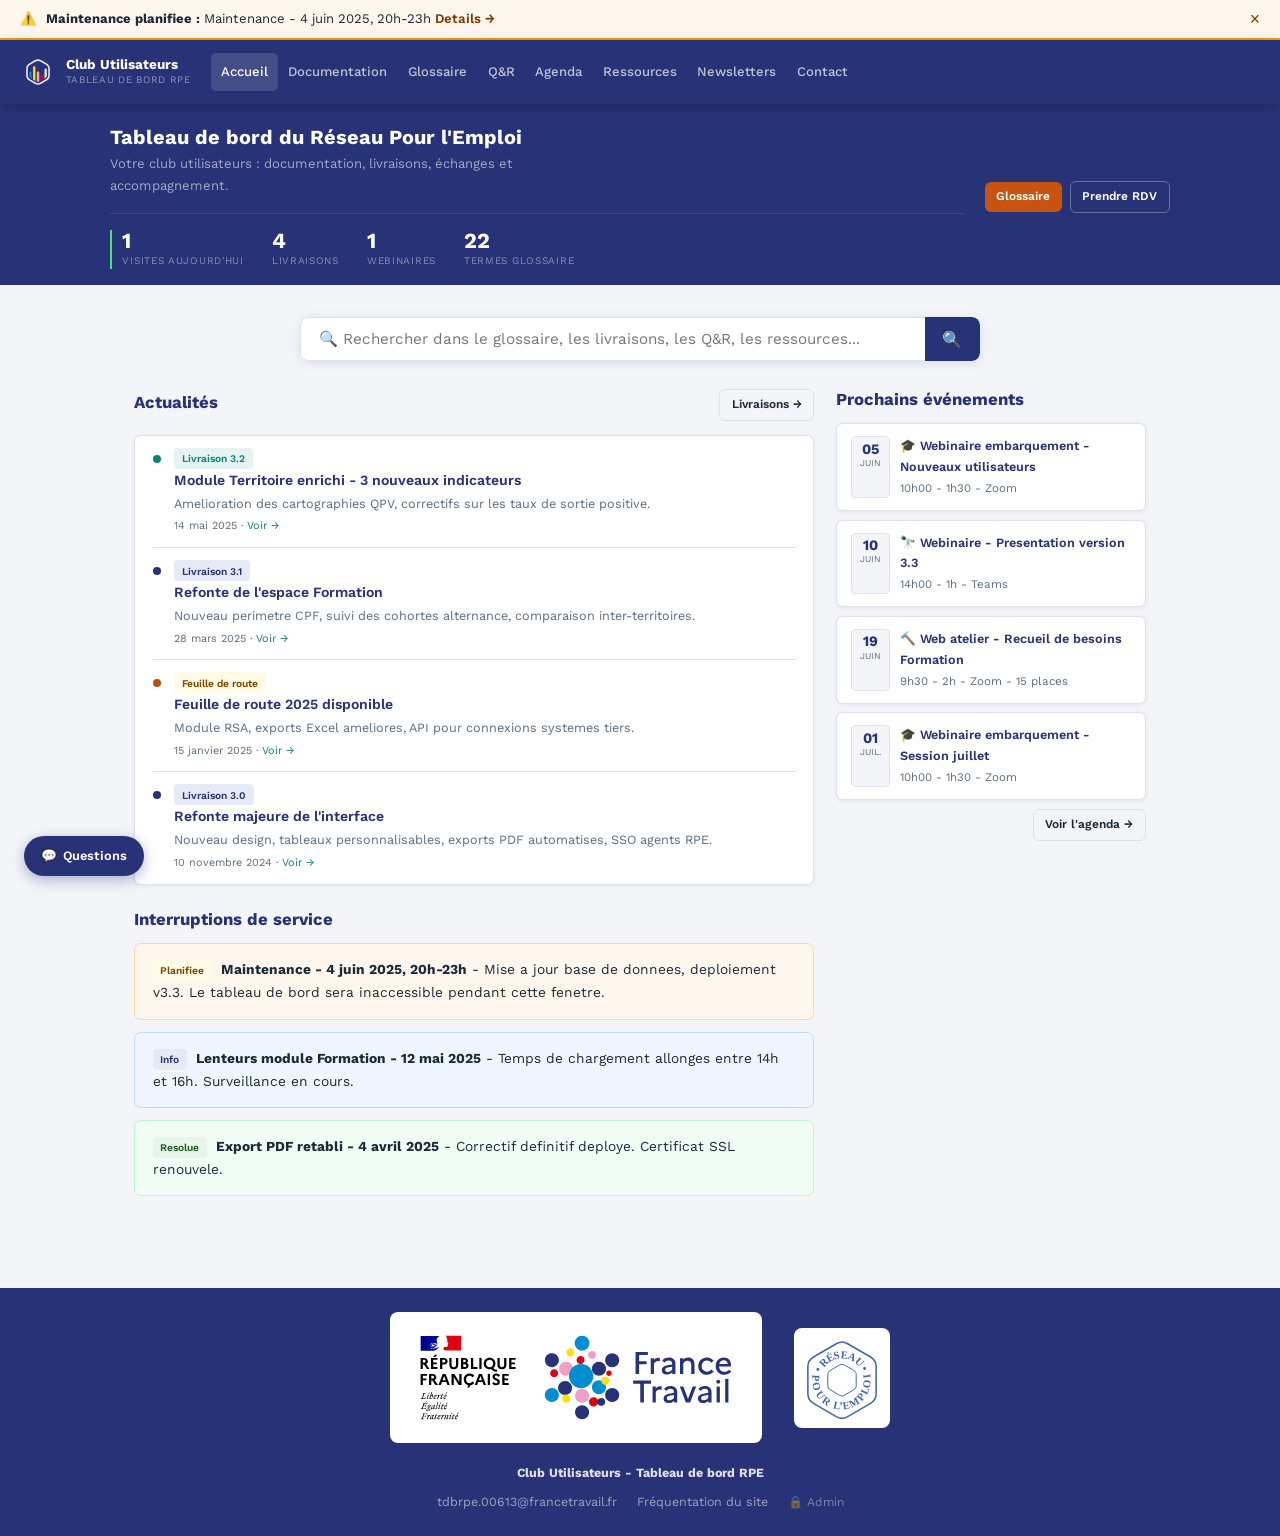
<file: index.html>
<script data-goatcounter="https://denisft.goatcounter.com/count"
        async src="//gc.zgo.at/count.js"></script>
<!DOCTYPE html>
<html lang="fr">
<head>
<meta charset="UTF-8"/><meta name="viewport" content="width=device-width,initial-scale=1"/>
<title>Accueil - Club Utilisateurs TDB RPE</title>
<link rel="icon" type="image/svg+xml" href="logo_rpe.svg"/>
<link rel="stylesheet" href="style.css"/>
<style>
.hero{background:var(--navy);padding:1.25rem 1.5rem 1rem;}
.hero-inner{max-width:1060px;margin:0 auto;display:flex;align-items:center;justify-content:space-between;gap:1.25rem;flex-wrap:wrap;}
.hero h1{font-size:1.25rem;font-weight:700;color:#fff;line-height:1.3;margin-bottom:.2rem;}
.hero p{font-size:.82rem;color:rgba(255,255,255,.58);max-width:460px;}
.hero-pill{display:inline-flex;align-items:center;gap:.38rem;background:rgba(255,255,255,.1);border:1px solid rgba(255,255,255,.18);color:rgba(255,255,255,.8);font-size:.7rem;padding:.16rem .65rem;border-radius:99px;margin-bottom:.5rem;}
.hdot{width:6px;height:6px;border-radius:50%;background:#4ade80;display:inline-block;animation:pulse 2s infinite;}
@keyframes pulse{0%,100%{opacity:1}50%{opacity:.35}}
.stats-bar{display:flex;flex-wrap:wrap;gap:.9rem 1.75rem;margin-top:1rem;padding-top:1rem;border-top:1px solid rgba(255,255,255,.1);}
.stat .num{font-size:1.35rem;font-weight:700;color:#fff;line-height:1;}
.stat .lbl{font-size:.63rem;color:rgba(255,255,255,.45);text-transform:uppercase;letter-spacing:.07em;margin-top:.08rem;}
.stat.today{border-left:2px solid #4ade80;padding-left:.65rem;}
#alert-strip{background:#fff7ed;border-bottom:2px solid #f59e0b;padding:.52rem 1.25rem;font-size:.82rem;display:flex;align-items:center;gap:.6rem;flex-wrap:wrap;}
.home-grid{display:grid;grid-template-columns:1fr 310px;gap:1.35rem;align-items:start;}
@media(max-width:820px){.home-grid{grid-template-columns:1fr;}}
.actu-item{display:flex;gap:.85rem;align-items:flex-start;padding:.75rem 0;border-bottom:1px solid var(--border);}
.actu-item:last-of-type{border-bottom:none;}
.adot{width:8px;height:8px;border-radius:50%;margin-top:.4rem;flex-shrink:0;}
.actu-item h4{font-size:.88rem;font-weight:600;color:var(--navy);margin-bottom:.1rem;}
.actu-item p{font-size:.79rem;color:var(--muted);}
.actu-date{font-size:.68rem;color:var(--muted);margin-top:.15rem;}
.evt-mini{background:var(--white);border:1px solid var(--border);border-radius:var(--r);padding:.75rem .9rem;margin-bottom:.55rem;display:flex;gap:.65rem;box-shadow:var(--sh);}
.edb{flex-shrink:0;text-align:center;background:var(--bg);border:1px solid var(--border);border-radius:5px;padding:.28rem .48rem;min-width:38px;}
.edb .d{font-weight:700;font-size:.9rem;line-height:1;color:var(--navy);}
.edb .m{font-size:.56rem;text-transform:uppercase;color:var(--muted);}
.evt-mini h4{font-size:.79rem;font-weight:600;color:var(--navy);}
.evt-mini p{font-size:.72rem;color:var(--muted);margin-top:.06rem;}
/* hero buttons */
.hero-btns{display:flex;gap:.5rem;flex-wrap:wrap;align-items:center;}
</style>
</head>
<body>
<div id="alert-strip-wrap"></div>
<nav id="nav">
  <a href="index.html" class="brand">
    <svg width="36" height="36" viewBox="0 0 70 70" fill="none" xmlns="http://www.w3.org/2000/svg" style="flex-shrink:0;">
<path fill-rule="evenodd" clip-rule="evenodd" d="M40.8076 11.7766C37.2138 9.70174 32.7861 9.70174 29.1923 11.7766L17.7918 18.3587C14.198 20.4336 11.9841 24.2681 11.9841 28.4179V41.582C11.9841 45.7319 14.198 49.5663 17.7918 51.6413L29.1923 58.2233C32.7861 60.2983 37.2138 60.2983 40.8076 58.2233L52.2082 51.6413C55.802 49.5663 58.0159 45.7319 58.0159 41.582V28.4179C58.0159 24.2681 55.802 20.4336 52.2082 18.3587L40.8076 11.7766ZM39.6193 14.6402C36.7767 12.999 33.2746 12.999 30.432 14.6402L19.665 20.8565C16.8224 22.4977 15.0713 25.5306 15.0713 28.8131V41.2456C15.0713 44.5279 16.8224 47.561 19.665 49.2022L30.432 55.4185C33.2746 57.0596 36.7767 57.0596 39.6193 55.4185L50.3863 49.2022C53.2289 47.561 54.98 44.5279 54.98 41.2456V28.8131C54.98 25.5306 53.2289 22.4977 50.3863 20.8565L39.6193 14.6402Z" fill="rgba(255,255,255,0.9)"/>
<path d="M37.4874 53.553C35.8802 54.0211 34.1707 54.0211 32.5635 53.553V36.6704C32.5635 35.3107 33.6657 34.2085 35.0254 34.2085C36.3852 34.2085 37.4874 35.3107 37.4874 36.6704V53.553Z" fill="#F29FC5"/>
<path d="M29.9123 52.3133L25.3672 49.6823V26.2547C25.3672 24.9997 26.3847 23.9822 27.6398 23.9822C28.8948 23.9822 29.9123 24.9997 29.9123 26.2547V52.3133Z" fill="#FFE000"/>
<path d="M52.2593 42.1451C51.6943 44.4606 50.2102 46.4833 48.0995 47.7051L47.5879 48.0013V30.7366C47.5879 29.4466 48.6337 28.4009 49.9236 28.4009C51.2135 28.4009 52.2593 29.4466 52.2593 30.7366V42.1451Z" fill="rgba(255,255,255,0.85)"/>
<path d="M22.5894 48.0742L21.9516 47.705C19.8409 46.4833 18.3567 44.4606 17.7917 42.1451V36.6073C17.7917 35.2825 18.8657 34.2085 20.1906 34.2085C21.5154 34.2085 22.5894 35.2825 22.5894 36.6073V48.0742Z" fill="#008ECF"/>
<path d="M44.9363 49.536L40.1387 52.3132V43.299C40.1387 41.9742 41.2127 40.9001 42.5375 40.9001C43.8623 40.9001 44.9363 41.9742 44.9363 43.299V49.536Z" fill="#E1000F"/>
</svg>
    <div><span class="brand-name">Club Utilisateurs</span><span class="brand-sub">Tableau de bord RPE</span></div>
  </a>
  <div class="nav-links">
    <a href="index.html">Accueil</a><a href="documentation.html">Documentation</a>
    <a href="glossaire.html">Glossaire</a><a href="qr.html">Q&amp;R</a>
    <a href="agenda.html">Agenda</a><a href="ressources.html">Ressources</a>
    <a href="newsletter.html">Newsletters</a><a href="contact.html">Contact</a>
  </div>
  <button class="hamburger" onclick="toggleNav()">&#9776;</button>
</nav>
<div id="mob-menu">
  <a href="index.html">Accueil</a><a href="documentation.html">Documentation</a>
  <a href="glossaire.html">Glossaire</a><a href="qr.html">Q&amp;R</a>
  <a href="agenda.html">Agenda</a><a href="ressources.html">Ressources</a>
  <a href="newsletter.html">Newsletters</a><a href="contact.html">Contact</a>
</div>

<div class="hero">
  <div class="hero-inner">
    <div style="flex:1;min-width:0;">
        <h1>Tableau de bord du R&eacute;seau Pour l'Emploi</h1>
        <p>Votre club utilisateurs&nbsp;: documentation, livraisons, &eacute;changes et accompagnement.</p>
        <div class="stats-bar" id="hero-stats"></div>
    </div>
    <div class="hero-btns">
      <a href="glossaire.html" class="btn btn-accent btn-sm">Glossaire</a>
      <a href="contact.html" class="btn btn-ghost btn-sm" style="color:#fff;border-color:rgba(255,255,255,.3);">Prendre RDV</a>
    </div>
  </div>
</div>

<div class="pw">
  <!-- SEARCH ENGINE -->
  <div style="margin-bottom:1.75rem;">
    <div class="search-wrap">
      <div class="search-input-wrap">
        <input type="text" id="site-search" placeholder="&#128269; Rechercher dans le glossaire, les livraisons, les Q&amp;R, les ressources..." autocomplete="off" oninput="onSearch(this.value)" onkeydown="if(event.key==='Escape')closeSearch()"/>
        <button class="search-btn" onclick="onSearch(document.getElementById('site-search').value)">&#128269;</button>
      </div>
      <div id="search-results"></div>
    </div>
  </div>

  <div class="home-grid">
    <div>
      <div style="display:flex;align-items:center;justify-content:space-between;margin-bottom:.85rem;flex-wrap:wrap;gap:.5rem;">
        <div class="page-title" style="font-size:1.05rem;">Actualit&eacute;s</div>
        <a href="documentation.html" class="btn btn-ghost btn-sm">Livraisons &rarr;</a>
      </div>
      <div class="card" style="padding:.05rem 1.1rem;" id="actualites-wrap"></div>
      <div style="margin-top:1.5rem;">
        <div class="page-title" style="font-size:1.05rem;margin-bottom:.75rem;">Interruptions de service</div>
        <div id="alertes-wrap"></div>
      </div>
    </div>
    <div>
      <div class="page-title" style="font-size:1.05rem;margin-bottom:.75rem;">Prochains &eacute;v&eacute;nements</div>
      <div id="evts-wrap"></div>
      <div style="text-align:right;margin-top:.35rem;"><a href="agenda.html" class="btn btn-ghost btn-sm">Voir l'agenda &rarr;</a></div>
    </div>
  </div>
</div>

<footer>
  <!-- Logos institutionnels footer -->
  <div style="display:flex;align-items:center;justify-content:center;gap:2rem;flex-wrap:wrap;margin-bottom:1.25rem;">
    <div style="background:#fff;border-radius:8px;padding:.55rem 1rem;display:flex;align-items:center;justify-content:center;">
      <svg viewBox="0 0 893.4 296.2" width="340" height="113" xmlns="http://www.w3.org/2000/svg" xmlns:xlink="http://www.w3.org/1999/xlink" style="display:block;">
<style type="text/css">
	.st0{fill:none;}
	.st1{fill:#383838;}
	.st2{fill:#283276;}
	.st3{fill:#FFFFFF;}
	.st4{fill:#F29FC5;}
	.st5{fill:#008ECF;}
	.st6{fill:#E1000F;}
	.st7{fill:#FFE000;}
	.st8{fill:#C2C2C2;}
	.st9{fill:#ADADAD;}
	.st10{fill:#6B6B6B;}
	.st11{fill:#E0E0E0;}
	.st12{fill:#262626;}
	.st13{fill:#656565;}
	.st14{fill:#7F7F7F;}
	.st15{fill:#262626;stroke:#000000;stroke-width:0.2157;stroke-miterlimit:10;}
	.st16{fill:#000091;}
	.st17{fill:#808080;}
</style>
<rect y="0" class="st0" width="893.4" height="296.2"/>
<g>
	<g>
		<path class="st2" d="M560.1,193.9c0,10.1-8.2,18.4-18.4,18.4s-18.4-8.2-18.4-18.4c0-10.1,8.2-18.4,18.4-18.4
			S560.1,183.8,560.1,193.9"/>
		<path class="st4" d="M439.1,125.4c0,10.1-8.2,18.4-18.4,18.4s-18.4-8.2-18.4-18.4c0-10.1,8.2-18.4,18.4-18.4
			S439.1,115.2,439.1,125.4"/>
		<path class="st5" d="M525.4,173.8c0,10.1-8.2,18.4-18.4,18.4c-10.1,0-18.4-8.2-18.4-18.4c0-10.1,8.2-18.4,18.4-18.4
			C517.2,155.5,525.4,163.7,525.4,173.8"/>
		<path class="st4" d="M481,196c0,10.1-8.2,18.4-18.4,18.4c-10.1,0-18.4-8.2-18.4-18.4c0-10.1,8.2-18.4,18.4-18.4
			C472.8,177.7,481,185.9,481,196"/>
		<path class="st2" d="M481,239.3c0,10.1-8.2,18.4-18.4,18.4c-10.1,0-18.4-8.2-18.4-18.4c0-10.1,8.2-18.4,18.4-18.4
			C472.8,221,481,229.2,481,239.3"/>
		<path class="st2" d="M560.1,102.5c0,10.1-8.2,18.4-18.4,18.4s-18.4-8.2-18.4-18.4c0-10.1,8.2-18.4,18.4-18.4
			S560.1,92.4,560.1,102.5"/>
		<path class="st2" d="M525.4,125.4c0,10.1-8.2,18.4-18.4,18.4c-10.1,0-18.4-8.2-18.4-18.4c0-10.1,8.2-18.4,18.4-18.4
			C517.2,107,525.4,115.2,525.4,125.4"/>
		<path class="st2" d="M436.4,175.5c0,10.1-8.2,18.4-18.4,18.4s-18.4-8.2-18.4-18.4c0-10.1,8.2-18.4,18.4-18.4
			S436.4,165.3,436.4,175.5"/>
		<path class="st2" d="M401.4,98.5c2.2,9.9-4,19.7-13.9,21.9c-9.9,2.2-19.7-4-21.9-13.9c-2.2-9.9,4-19.7,13.9-21.9
			C389.4,82.4,399.2,88.6,401.4,98.5"/>
		<path class="st6" d="M399.6,138.2c-0.8,5.7-6.1,9.7-11.8,8.9c-5.7-0.8-9.7-6.1-8.9-11.8c0.8-5.7,6.1-9.7,11.8-8.9
			C396.4,127.2,400.4,132.5,399.6,138.2"/>
		<path class="st6" d="M504.9,213.9c-0.9,6.6-7,11.1-13.6,10.2c-6.6-0.9-11.1-7-10.2-13.6c0.9-6.6,7-11.1,13.6-10.2
			C501.3,201.2,505.8,207.3,504.9,213.9"/>
		<path class="st6" d="M540.5,137.8c-0.6,4-4.2,6.7-8.2,6.1c-4-0.6-6.7-4.2-6.2-8.2c0.6-4,4.2-6.7,8.2-6.1
			C538.3,130.2,541.1,133.8,540.5,137.8"/>
		<path class="st6" d="M469,103.7c-0.8,5.7-6.1,9.7-11.8,8.9c-5.7-0.8-9.7-6.1-8.9-11.8c0.8-5.7,6.1-9.7,11.8-8.9
			C465.8,92.7,469.8,98,469,103.7"/>
		<path class="st4" d="M499,90.1c-0.8,5.7-6.1,9.7-11.8,8.9c-5.7-0.8-9.7-6.1-8.9-11.8c0.8-5.7,6.1-9.7,11.8-8.9
			C495.9,79.1,499.9,84.4,499,90.1"/>
		<path class="st7" d="M431.1,205c-0.8,5.7-6.1,9.7-11.8,8.9c-5.7-0.8-9.7-6.1-8.9-11.8c0.8-5.7,6.1-9.7,11.8-8.9
			C428,194,431.9,199.3,431.1,205"/>
		<path class="st7" d="M533.9,158.1c-0.8,5.7-6.1,9.7-11.8,8.9c-5.7-0.8-9.7-6.1-8.9-11.8c0.8-5.7,6.1-9.7,11.8-8.9
			C530.7,147,534.7,152.3,533.9,158.1"/>
		<path class="st2" d="M521.9,206.6c3.1,4.9,1.6,11.3-3.3,14.4c-4.9,3.1-11.3,1.6-14.4-3.3c-3.1-4.9-1.6-11.3,3.3-14.4
			C512.4,200.3,518.8,201.7,521.9,206.6"/>
		<path class="st7" d="M442.1,83.9c-0.8,5.7-6.1,9.7-11.8,8.9c-5.7-0.8-9.7-6.1-8.9-11.8c0.8-5.7,6.1-9.7,11.8-8.9
			C438.9,72.9,442.9,78.2,442.1,83.9"/>
		<path class="st5" d="M481.9,57.8c0,10.6-8.6,19.3-19.3,19.3c-10.6,0-19.3-8.6-19.3-19.3c0-10.6,8.6-19.3,19.3-19.3
			C473.3,38.5,481.9,47.1,481.9,57.8"/>
		<path class="st5" d="M401.7,193.8c0,10.1-8.2,18.4-18.4,18.4S365,204,365,193.8c0-10.1,8.2-18.4,18.4-18.4
			S401.7,183.7,401.7,193.8"/>
		<path class="st5" d="M492.2,144.4c0,17.7-14.3,32-32,32c-17.7,0-32-14.3-32-32c0-17.7,14.3-32,32-32
			C477.8,112.3,492.2,126.7,492.2,144.4"/>
	</g>
	<g>
		<g>
			<polygon class="st2" points="603.1,81.1 635.5,81.1 635.5,89.2 612.6,89.2 612.6,105.6 632.2,105.6 632.2,113.6 612.6,113.6 
				612.6,139.2 603.1,139.2 			"/>
			<path class="st2" d="M643.1,97.4h8.5v4.7c2.9-3.2,6.6-5.6,11.7-5.6c1.3,0,2.6,0.2,3.7,0.6v8.4c-1.3-0.3-2.7-0.6-4.4-0.6
				c-5.3,0-8.8,2.8-11,6.4v27.9h-8.5V97.4z"/>
			<path class="st2" d="M672.1,128.3c0-6.3,4.9-10.9,13.8-12.4l13.5-2.2v-2.2c0-5.1-3.8-8.3-9.2-8.3c-4.6,0-8.1,2.1-10.5,5.5
				l-6.4-4.9c3.7-5,9.7-8.1,17.2-8.1c11.3,0,17.5,6.6,17.5,15.9v27.6h-8.5v-4.7c-3,3.7-8.2,6-13.4,6
				C677.7,140.5,672.1,135.7,672.1,128.3 M687.6,133.5c5.2,0,9.3-2.5,11.8-6.5v-7.2l-11.3,1.9c-5.2,0.9-7.4,3.2-7.4,6.3
				C680.7,131.2,683.3,133.5,687.6,133.5"/>
			<path class="st2" d="M720,97.4h8.5v4.1c3.2-3.3,7.3-5.7,13.3-5.7c9.2,0,16.3,6.2,16.3,18.3v25.1h-8.6v-24.8
				c0-6.6-3.7-10.6-9.6-10.6c-5.7,0-9.1,3.6-11.3,7.2v28.2H720V97.4z"/>
			<path class="st2" d="M801.8,127.3l6.7,5.1c-3.8,5.1-10,8.5-17.7,8.5c-14,0-22.8-10.4-22.8-22.6s8.8-22.6,22.8-22.6
				c7.6,0,13.9,3.3,17.7,8.5l-6.7,5.1c-2.3-3.2-6.1-5.6-11-5.6c-8.1,0-13.9,6.3-13.9,14.5c0,8.3,5.8,14.5,13.9,14.5
				C795.6,132.8,799.5,130.5,801.8,127.3"/>
			<path class="st2" d="M836.8,140.9c-14.4,0-23-10.4-23-22.6c0-12.5,8-22.6,21.2-22.6c11.5,0,19,7.9,19,18.5c0,1.9-0.2,3.8-0.6,5.1
				h-30.9c0.6,9.1,6.1,13.9,14.2,13.9c5.1,0,9.3-2.2,11.9-5.7l6.2,5C851,137.6,844.6,140.9,836.8,140.9 M823.1,112.9h22.5
				c-0.2-5.2-3.9-10-10.6-10C828.7,102.9,824.4,106.4,823.1,112.9"/>
		</g>
		<g>
			<polygon class="st2" points="596.9,155.8 643.8,155.8 643.8,164.5 625.1,164.5 625.1,213.9 615.6,213.9 615.6,164.5 596.9,164.5 
							"/>
			<path class="st2" d="M647.9,172h8.5v4.7c2.9-3.2,6.6-5.6,11.7-5.6c1.3,0,2.6,0.2,3.7,0.6v8.4c-1.3-0.3-2.7-0.6-4.4-0.6
				c-5.3,0-8.8,2.8-11,6.4v27.9h-8.5V172z"/>
			<path class="st2" d="M676.8,203c0-6.3,4.9-10.9,13.8-12.4l13.5-2.2v-2.2c0-5.1-3.8-8.3-9.2-8.3c-4.6,0-8.1,2.1-10.5,5.5l-6.4-4.9
				c3.7-5,9.7-8.1,17.2-8.1c11.3,0,17.5,6.6,17.5,15.9v27.6h-8.5v-4.7c-3,3.7-8.2,6-13.4,6C682.5,215.1,676.8,210.4,676.8,203
				 M692.3,208.1c5.2,0,9.3-2.5,11.8-6.5v-7.2l-11.3,1.9c-5.2,0.9-7.4,3.2-7.4,6.3C685.5,205.9,688,208.1,692.3,208.1"/>
			<polygon class="st2" points="728.7,172 741,204.6 753.2,172 762.5,172 746.6,213.9 735.3,213.9 719.5,172 			"/>
			<path class="st2" d="M767,203c0-6.3,4.9-10.9,13.8-12.4l13.5-2.2v-2.2c0-5.1-3.8-8.3-9.2-8.3c-4.6,0-8.1,2.1-10.5,5.5l-6.4-4.9
				c3.7-5,9.7-8.1,17.2-8.1c11.3,0,17.5,6.6,17.5,15.9v27.6h-8.5v-4.7c-3,3.7-8.2,6-13.4,6C772.6,215.1,767,210.4,767,203
				 M782.5,208.1c5.2,0,9.3-2.5,11.8-6.5v-7.2l-11.3,1.9c-5.2,0.9-7.4,3.2-7.4,6.3C775.6,205.9,778.2,208.1,782.5,208.1"/>
			<rect x="816.2" y="172" class="st2" width="8.5" height="41.8"/>
			<rect x="838.7" y="151.6" class="st2" width="8.5" height="62.2"/>
		</g>
		<path class="st2" d="M815.4,159.3c0-2.8,2.3-5.1,5.1-5.1c2.8,0,5.1,2.3,5.1,5.1c0,2.8-2.3,5.1-5.1,5.1
			C817.7,164.4,815.4,162,815.4,159.3"/>
	</g>
</g>
<g>
	<g>
		<path d="M38.4,96.6h8.9c6.4,0,10.3,3.3,10.3,8.7c0,3.5-1.7,6.1-4.7,7.5l9.1,12.9h-6.9l-7.8-11.7h-3v11.7h-5.9V96.6z M44.3,101.5
			v7.5h3.3c2.5,0,3.9-1.5,3.9-3.8c0-2.2-1.5-3.7-3.9-3.7H44.3z"/>
		<path d="M65.7,96.6h16.9v4.9h-11v6.9H81v4.9h-9.4v7.5h11v4.9H65.7V96.6z M71.5,94.1l4.7-5.6h6.1l-5.4,5.6H71.5z"/>
		<path d="M89.5,96.6h9.6c6.4,0,10.3,3.3,10.3,8.7c0,5.3-3.9,8.6-10.3,8.6h-3.7v11.7h-5.9V96.6z M95.4,101.5v7.5h3.9
			c2.5,0,4-1.5,4-3.8c0-2.2-1.5-3.7-4-3.7H95.4z"/>
		<path d="M131.4,96.6h5.9v17.7c0,7.6-4.5,12.2-11.8,12.2c-7.3,0-11.7-4.6-11.7-12.2V96.6h5.9v18.2c0,3.9,2.2,6.2,5.9,6.2
			c3.6,0,5.8-2.3,5.8-6.2V96.6z"/>
		<path d="M144.6,96.6h8.5c6.1,0,9.7,3,9.7,7.9c0,2.4-1.1,4.4-3.1,5.7c3.1,1.4,4.8,3.9,4.8,6.9c0,5.3-4.1,8.5-10.8,8.5h-9.2V96.6z
			 M150.5,101.5v6.5h2.8c2.2,0,3.6-1.2,3.6-3.3c0-2-1.3-3.2-3.6-3.2H150.5z M150.5,113v7.8h3.6c2.7,0,4.4-1.5,4.4-3.9
			c0-2.5-1.7-3.9-4.4-3.9H150.5z"/>
		<path d="M170.7,96.6h5.9v23.7h11v5.3h-16.9V96.6z"/>
		<path d="M192.7,96.6h5.9v29h-5.9V96.6z"/>
		<path d="M237.2,127.7c0.6,0,1.5-0.1,2.1-0.3v5c-1,0.4-1.8,0.5-3.1,0.5c-3.2,0-6.2-1.3-9.1-3.8l-3.4-3.1c-1.2,0.3-2.6,0.5-4,0.5
			c-9.2,0-15.4-7-15.4-15.3s6.3-15.3,15.4-15.3c9.1,0,15.4,7,15.4,15.3c0,4.9-2.2,9.3-5.7,12.1l1.7,1.7
			C233.4,126.9,235.4,127.7,237.2,127.7z M229.1,111.1c0-5.6-3.9-9.8-9.3-9.8c-5.5,0-9.4,4.3-9.4,9.8c0,5.6,3.9,9.8,9.4,9.8
			C225.2,121,229.1,116.7,229.1,111.1z"/>
		<path d="M257.9,96.6h5.9v17.7c0,7.6-4.5,12.2-11.8,12.2c-7.3,0-11.7-4.6-11.7-12.2V96.6h5.9v18.2c0,3.9,2.2,6.2,5.9,6.2
			c3.6,0,5.8-2.3,5.8-6.2V96.6z"/>
		<path d="M271.1,96.6H288v4.9h-11v6.9h9.4v4.9H277v7.5h11v4.9h-16.9V96.6z"/>
	</g>
	<g>
		<path d="M38.4,138.6h16.9v4.9h-11v6.9h9.4v4.9h-9.4v12.4h-5.9V138.6z"/>
		<path d="M60.5,138.6h8.9c6.4,0,10.3,3.3,10.3,8.7c0,3.5-1.7,6.1-4.7,7.5l9.1,12.9h-6.9l-7.8-11.7h-3v11.7h-5.9V138.6z M66.4,143.5
			v7.5h3.3c2.5,0,3.9-1.5,3.9-3.8c0-2.2-1.5-3.7-3.9-3.7H66.4z"/>
		<path d="M96.4,138.6h7.7l11,29h-6.3l-2.8-7.5H94.5l-2.8,7.5h-6.3L96.4,138.6z M104.3,155l-4-10.9l-4,10.9H104.3z"/>
		<path d="M119.6,138.6h7.5l13,21v-21h5.9v29h-7.5l-13-21v21h-5.9V138.6z"/>
		<path d="M174.7,158.9l4.6,3.6c-2.2,3.1-5.7,5.2-9.9,5.8l-3.6,6h-5.2l3.6-6.1c-7.5-1.3-12.5-7.7-12.5-15.1
			c0-8.3,6.3-15.3,15.4-15.3c5.3,0,9.6,2.4,12.2,5.9l-4.6,3.6c-1.7-2.4-4.3-4-7.6-4c-5.5,0-9.4,4.3-9.4,9.8c0,5.6,3.9,9.8,9.4,9.8
			C170.4,162.9,173.1,161.3,174.7,158.9z"/>
		<path d="M191.6,138.6h7.7l11,29h-6.3l-2.8-7.5h-11.6l-2.8,7.5h-6.3L191.6,138.6z M199.5,155l-4-10.9l-4,10.9H199.5z"/>
		<path d="M214.8,138.6h5.9v29h-5.9V138.6z"/>
		<path d="M230.5,159.6c1.7,2.2,4.1,3.6,6.4,3.6c2.3,0,3.7-1.2,3.7-3.3c0-5.3-13.2-3.9-13.2-13.7c0-4.6,3.8-8.4,9.4-8.4
			c4.4,0,7.7,1.9,10.2,4.9l-4.3,3.9c-1.7-2.2-3.6-3.6-5.8-3.6c-2.1,0-3.4,1.3-3.4,3.1c0,5.3,13.2,3.8,13.2,13.7
			c-0.1,5.5-4.3,8.7-9.7,8.7c-4.9,0-8.2-1.8-10.7-4.9L230.5,159.6z"/>
		<path d="M252.9,138.6h16.9v4.9h-11v6.9h9.4v4.9h-9.4v7.5h11v4.9h-16.9V138.6z"/>
	</g>
	<g>
		<path class="st16" d="M73.2,72.5C73.2,72.5,73.2,72.4,73.2,72.5c0.1-0.1,0.2-0.1,0.3-0.2c0,0,0,0,0,0
			C73.4,72.3,73.3,72.4,73.2,72.5"/>
		<path class="st16" d="M87.4,67.7L87.4,67.7C87.3,67.8,87.4,67.8,87.4,67.7"/>
		<path class="st16" d="M82.9,72.7c0.4-0.4,0.8-0.9,1.3-1.3h0c0.8-0.9,1.5-1.7,2.4-2.5c0.3-0.2,0.5-0.5,0.8-0.6
			c0.1-0.1,0.1-0.2,0.1-0.3c-0.4,0.1-0.6,0.4-1,0.6c-0.1,0-0.1-0.1-0.1-0.1c0.3-0.2,0.5-0.4,0.8-0.6c0,0,0,0-0.1,0
			c-0.1,0-0.1-0.1-0.1-0.1c-1-0.1-1.7,0.5-2.3,1.1c-0.1,0.1-0.3-0.1-0.4-0.1c-1.1,0.4-1.9,1.3-3,1.8v-0.1c-0.4,0.1-0.9,0.4-1.3,0.5
			c-0.7,0.1-1.2,0.1-1.8,0.1c-0.9,0.1-1.8,0.3-2.7,0.5c0,0-0.1,0-0.1,0c-0.5,0.1-0.9,0.3-1.4,0.5c0,0,0,0-0.1,0c0,0-0.1,0.1-0.1,0.1
			c-0.2,0.2-0.3,0.3-0.5,0.4c-0.5,0.2-0.8,0.6-1.2,1c0,0-0.1,0-0.1,0c-0.4,0.4-0.8,0.8-1.2,1.1c0,0-0.1,0-0.2,0c0,0,0,0,0,0
			c0,0,0,0,0-0.1c0.1-0.1,0.1-0.2,0.2-0.3c0.1-0.1,0.1-0.2,0.2-0.3c0.1-0.2,0.2-0.3,0.3-0.4c0,0,0-0.1,0-0.1c0,0-0.1,0-0.1,0
			c0.4-0.4,0.8-0.7,1.2-0.9v0c0,0-0.1,0-0.1-0.1c0-0.1,0.1-0.1,0.1-0.2c0,0,0,0,0-0.1c0,0,0,0-0.1-0.1c-0.1,0.1-0.2,0.2-0.3,0.2
			c-0.2,0.2-0.3,0.5-0.6,0.5c0,0-0.1,0-0.1,0c0,0-0.1,0-0.1,0c0,0,0,0,0,0c0,0,0,0,0,0c0,0,0,0,0,0c0,0,0,0,0-0.1c0,0,0,0,0-0.1
			c0,0,0,0,0-0.1c0,0,0-0.1,0.1-0.1c0,0,0,0,0-0.1c0-0.1,0.1-0.1,0.1-0.2c0,0,0-0.1,0-0.1c0,0,0.1-0.1,0.1-0.1c0-0.1,0-0.1-0.1-0.1
			c0.1-0.2,0.3-0.3,0.5-0.4h0c0.3-0.1,0.6-0.3,0.8-0.5c0,0,0.1-0.1,0.1-0.1c-0.4,0.1-0.8,0.3-1.2,0.6c0,0-0.1,0-0.1,0.1
			c0,0-0.1,0-0.2-0.1c0,0,0,0,0-0.1c0.1-0.1,0.3-0.2,0.4-0.4c0.1,0,0.1,0,0.1,0.1c2.3-1.8,5.6-1.4,8.3-2.3c0.2-0.1,0.4-0.3,0.7-0.4
			c0.4-0.1,0.7-0.5,1.1-0.7c0.6-0.4,1-1,1.2-1.7c0-0.1-0.1-0.1-0.1-0.1c-1,1-2,1.8-3.2,2.4c-1.5,0.8-3.2,0.7-4.8,0.9
			c0.1-0.1,0.2-0.1,0.4-0.1c0-0.2,0.1-0.3,0.3-0.4h0.2c0.1,0,0.1-0.1,0.1-0.1c0.1,0,0.4-0.1,0.3-0.1c-0.2-0.3-0.7,0.2-1,0
			c0.1-0.1,0.1-0.4,0.2-0.4h0.3c0-0.1,0.1-0.3,0.1-0.3c1.1-0.7,2.1-1.2,3.1-1.8c-0.2,0-0.4,0.2-0.6,0.1c0.1,0,0-0.2,0.1-0.2
			c0.8-0.2,1.5-0.7,2.3-1c-0.3,0-0.5,0.2-0.8,0c0.1-0.1,0.2-0.2,0.4-0.2v-0.2c0-0.1,0.1-0.1,0.1-0.1c-0.1,0-0.1-0.1-0.1-0.1
			c0.1-0.1,0.3-0.1,0.4-0.2c-0.1,0-0.2,0-0.2-0.1c0.2-0.3,0.6-0.4,1-0.4c-0.1-0.1-0.3,0-0.3-0.1c0-0.1,0.1-0.1,0.1-0.1h-0.1
			C81.9,63,82,62.8,82,62.8c0.4-0.5,0.4-1.2,0.7-1.8c-0.1,0-0.1,0-0.1-0.1c-0.7,0.8-1.9,1.1-3,1.4h-0.4c-0.4,0.1-0.9,0.1-1.2-0.1
			c-0.3-0.1-0.4-0.4-0.7-0.6c-0.6-0.4-1.2-0.7-1.8-0.9c-1.8-0.6-3.7-0.9-5.6-0.8c0.8-0.4,1.7-0.5,2.6-0.7c1.2-0.4,2.4-0.8,3.7-0.7
			c-0.2-0.1-0.5,0-0.7,0c-1-0.1-2,0.2-3.1,0.4c-0.7,0.1-1.4,0.4-2.1,0.6c-0.4,0.1-0.7,0.6-1.2,0.5v-0.2c0.7-0.9,1.6-1.8,2.8-1.8
			c1.3-0.2,2.6,0,3.9,0.1c1,0.1,1.8,0.3,2.8,0.5c0.4,0,0.4,0.6,0.7,0.7c0.4,0.1,0.9,0,1.3,0.3c0-0.1-0.1-0.3,0-0.4
			c0.3-0.3,0.7,0.1,1-0.1c0.6-0.4-0.5-1-0.8-1.5c0-0.1,0.1-0.1,0.1-0.1c0.6,0.5,1,1.1,1.8,1.5c0.4,0.1,1.2,0.4,1.1-0.1
			c-0.4-0.8-1.1-1.5-1.7-2.2v-0.3c-0.1,0-0.1-0.1-0.2-0.1v-0.3c-0.3-0.1-0.2-0.4-0.4-0.7c-0.2-0.4-0.1-0.9-0.2-1.3
			c-0.1-0.4-0.2-0.8-0.3-1.2c-0.2-1.2-0.5-2.3-0.7-3.5c-0.1-1.4,0.8-2.5,1.5-3.7c0.5-0.9,1.1-1.8,2-2.3c0.2-0.9,0.8-1.6,1.4-2.3
			c0.6-0.7,1.6-1.1,2.3-1.5c1-0.5,1.9-0.7,1.9-0.7H38.5v38.7h35.9c1.4-1,2.8-1.5,4.7-2.4C80.1,74.4,82.2,73.4,82.9,72.7 M71.6,67.4
			c-0.1,0-0.4,0.1-0.4-0.1c0.1-0.4,0.6-0.4,0.9-0.5c0.1-0.1,0.4-0.2,0.5-0.1c0.1,0.2,0.4,0.1,0.5,0.3C72.7,67.4,72.1,67.2,71.6,67.4
			 M60.4,65.8c0,0-0.1-0.1-0.1-0.1c1-1.2,1.7-2.4,2.3-3.7c1-0.5,1.7-1.3,2.5-2c1.2-1.3,2.6-2.5,4.1-3.2c0.6-0.2,1.3-0.1,1.9,0.1
			C71,57,70.6,57,70.3,57.2c-0.1,0-0.1,0-0.2-0.1c0.1-0.1,0.1-0.1,0.1-0.2c-0.7,0.8-1.8,1.2-2.3,2.1c-0.4,0.7-0.7,1.7-1.7,1.9
			c-0.3,0.1,0.1-0.2-0.1-0.1C63.8,62.2,62.2,63.8,60.4,65.8 M66.5,61c-0.1,0.1-0.2,0.2-0.2,0.3c-0.1,0.1-0.1,0.2-0.3,0.3
			c-0.1,0-0.1,0-0.1-0.1c0.1-0.3,0.3-0.6,0.6-0.7C66.5,60.8,66.5,60.9,66.5,61 M69.9,72c0,0.1-0.1,0.2-0.2,0.2
			c0.1,0,0.2,0.1,0.1,0.1c-0.2,0.2-0.3,0.3-0.6,0.4c0,0-0.1,0-0.1,0c-0.1,0.1-0.2,0.2-0.3,0.3c-0.1,0.1-0.5,0-0.4-0.1
			c0.2-0.2,0.4-0.3,0.5-0.5c0.1-0.1,0.2-0.2,0.3-0.3c0.1-0.1,0.1-0.1,0.2-0.2C69.6,71.8,70,71.8,69.9,72 M68.6,71.4
			C68.6,71.4,68.6,71.4,68.6,71.4c-0.3,0.2-0.6,0.4-0.9,0.6c-0.3,0.2-0.6,0.3-1,0.5c0,0,0,0,0,0c0,0-0.1-0.1-0.1,0
			c-0.3,0.1-0.5,0.3-0.7,0.6c0,0-0.1,0.1-0.1,0.1c0,0,0,0,0,0c0,0,0,0,0,0c0,0-0.1,0.1-0.1,0.1c0,0,0,0,0,0c0,0,0,0,0,0
			c-0.1,0.1-0.1,0.1-0.2,0.2c0,0,0,0.1-0.1,0.1c0,0-0.2,0-0.2-0.1c0,0,0,0,0,0c0,0-0.1,0-0.1,0.1c0,0-0.1,0-0.1,0.1c0,0,0,0-0.1,0
			c0,0,0,0-0.1,0c-0.1,0.1-0.2,0.1-0.3,0.2c-0.2,0.1-0.3,0.3-0.4,0.5c0,0,0,0,0,0c0,0,0,0,0,0c0,0,0,0,0,0c0,0,0,0,0,0c0,0,0,0,0,0
			c0,0,0,0,0,0.1c0,0,0,0,0,0c0,0,0,0-0.1,0c0,0,0,0,0,0c0,0,0,0,0,0c0,0,0-0.1-0.1-0.1c0,0,0,0,0,0c0,0,0,0,0,0
			C64,74,64,74,64.1,73.9c0,0,0,0,0,0c0,0,0.1-0.1,0.1-0.1c0-0.1,0.1-0.1,0.1-0.2c0,0,0,0,0-0.1c0.1-0.1,0.2-0.2,0.2-0.3
			c0,0,0,0,0,0c0,0,0,0,0,0c0-0.1,0.1-0.1,0.1-0.2c0,0,0.1-0.1,0.1-0.1c0,0,0,0,0,0c0,0,0,0,0,0c0,0,0,0,0,0c0-0.1,0-0.1,0.1-0.2
			l0,0c0,0,0,0,0,0c0,0,0-0.1,0-0.1c0,0,0,0,0,0c0,0,0-0.1,0-0.1c0,0,0,0,0-0.1c0.1-0.1,0.2-0.3,0.3-0.4c0,0,0,0,0,0
			c-0.1,0.1-0.2,0.2-0.3,0.2c-0.1,0.1-0.2,0-0.1-0.1c0.1,0,0.1-0.1,0.2-0.2c0,0,0,0,0,0c0.1-0.1,0.2-0.3,0.4-0.4
			c0.1-0.1,0.2-0.1,0.2-0.2c0,0,0,0,0,0c0.1-0.1,0.1-0.1,0.2-0.2c0,0,0,0,0,0c0.7-0.7,1.9-0.6,2.8-1.1c0.4-0.1,0.8,0.1,1.2,0
			c0.2,0,0.4,0,0.7,0.1C69.8,70.6,69.2,71,68.6,71.4 M70.1,66.3c-0.1-0.1,0.2,0,0.3-0.1h-0.6c-0.1,0-0.1-0.1-0.1-0.1
			c-0.4,0.1-0.8,0.2-1.2,0.3c-0.5,0.1-1,0.5-1.5,0.7c-0.8,0.3-1.5,1-2.3,1.2c-0.1,0-0.1-0.1-0.1-0.1c0.1-0.2,0.4-0.3,0.5-0.5
			c0-0.1,0-0.1-0.1-0.1c0.6-0.8,1.4-1.2,2.1-1.9v-0.2c0.2-0.3,0.6-0.4,0.7-0.8c0.1-0.2,0.4-0.5,0.7-0.7c-0.1-0.1-0.2-0.1-0.2-0.2
			c-0.3,0-0.6,0.1-0.9-0.1c0.1-0.1,0.3-0.2,0.5-0.3c-0.1,0-0.1,0-0.2-0.1c-0.1-0.1,0.1-0.3,0.4-0.4c0.3-0.1,0.7-0.1,0.9-0.3
			c-0.5-0.1-1.1,0.1-1.6-0.1c0.4-1,1-1.8,1.8-2.2c0.1,0,0.2,0,0.2,0.1c0,0.4-0.2,0.7-0.6,0.7c0.6,0.1,1.2,0.1,1.8,0.4
			c-0.1,0.1-0.2,0.1-0.3,0.1c0.4,0.2,0.8,0.1,1.2,0.4c-0.2,0.2-0.4,0-0.7,0c2.3,0.7,4.7,1.2,6.6,2.6c-1.6,0.8-3.3,1.2-5,1.5
			c-0.2,0-0.4,0-0.6-0.1c0,0.1,0,0.2-0.1,0.2c-0.3,0-0.5,0-0.7,0.1C70.7,66.4,70.3,66.5,70.1,66.3"/>
		<path class="st6" d="M145.3,38.5h-41.7c0,0,0.1,0,0.4,0.2c0.3,0.2,0.8,0.4,1.1,0.6c0.5,0.3,1.1,0.6,1.4,1.2c0.1,0.2,0.4,0.7,0.2,1
			c-0.1,0.4-0.2,1-0.6,1.1c-0.4,0.2-1,0.2-1.5,0.1c-0.3,0-0.6-0.1-0.9-0.1c1.1,0.4,2.1,1,2.9,2c0.1,0.1,0.4,0.2,0.7,0.2
			c0.1,0,0.1,0.1,0.1,0.2c-0.1,0.1-0.3,0.2-0.2,0.4h0.2c0.4-0.1,0.3-0.9,0.8-0.7c0.4,0.2,0.5,0.7,0.3,1.1c-0.3,0.3-0.6,0.5-0.9,0.7
			c-0.1,0.1-0.1,0.4,0,0.5c0.2,0.3,0.3,0.6,0.4,0.9c0.2,0.5,0.3,1.1,0.5,1.6c0.3,1.1,0.6,2.2,0.5,3.3c0,0.6-0.3,1.1-0.1,1.7
			c0.1,0.6,0.5,1,0.8,1.5c0.3,0.4,0.6,0.7,0.8,1.2c0.4,0.7,1.2,1.5,0.9,2.3c-0.2,0.5-1,0.4-1.5,0.7c-0.4,0.4-0.1,1,0.1,1.3
			c0.4,0.7-0.4,1.1-1,1.3c0.1,0.2,0.4,0.1,0.5,0.3c0.1,0.4,0.4,0.6,0.2,1c-0.3,0.4-1.2,0.7-0.7,1.3c0.3,0.5,0.1,1.1-0.1,1.6
			c-0.2,0.7-0.8,1-1.3,1.1c-0.4,0.1-1,0.1-1.4,0.1c-0.1-0.1-0.3-0.1-0.4-0.1c-1.2-0.1-2.5-0.5-3.7-0.5c-0.4,0.1-0.7,0.1-1,0.3
			c-0.3,0.2-0.6,0.5-0.9,0.8c0,0,0,0,0,0c-0.1,0.1-0.1,0.1-0.2,0.2c0,0-0.1,0.1-0.1,0.1c0,0,0,0.1-0.1,0.1c-0.2,0.3-0.4,0.5-0.6,0.8
			c0,0,0,0,0,0.1c0,0,0,0.1-0.1,0.1c-0.2,0.4-0.4,0.9-0.6,1.3c-0.5,1.7-0.3,3.1,0.1,3.5c0.1,0.1,2.4,0.8,4,1.5
			c0.8,0.3,1.3,0.6,1.7,0.9h40.9V38.5z"/>
		<path class="st17" d="M106.2,52.6c0.3,0.1,0.7,0.1,0.7,0.2c-0.1,0.6-1,0.7-1.5,1.3h-0.2c-0.2,0.1-0.1,0.5-0.4,0.5
			c-0.2-0.1-0.4,0-0.7,0.1c0.3,0.3,0.7,0.5,1.1,0.4c0.1,0,0.2,0.1,0.2,0.3c0,0,0.1,0,0.1-0.1c0.1,0,0.1,0,0.1,0.1v0.3
			c-0.2,0.3-0.6,0.1-0.9,0.2c0.6,0.1,1.2,0.1,1.7,0c0.4-0.1,0-0.9,0.3-1.2c-0.1,0,0-0.2-0.1-0.2c0.1-0.1,0.3-0.4,0.4-0.4
			c0.1,0,0.4-0.1,0.4-0.2c0-0.1-0.3-0.2-0.2-0.4c0.4-0.3,0.8-0.7,0.7-1.2c-0.1-0.2-0.7-0.2-1-0.4c-0.4-0.1-0.8,0-1.2,0.1
			c-0.4,0-0.7,0.2-1.1,0.3c-0.5,0.1-1,0.4-1.4,0.7c0.5-0.2,1-0.3,1.6-0.4C105.4,52.6,105.7,52.5,106.2,52.6"/>
	</g>
	<path d="M133.3,248c0.8,0,1.5,0.6,1.1,2.1l-3.7,0.9C131.4,249.3,132.4,248,133.3,248 M135.3,253.9h-0.7c-0.9,1.1-1.9,1.9-2.9,1.9
		c-1,0-1.5-0.6-1.5-1.9c0-0.6,0.1-1.1,0.2-1.6l5.9-1.9c1.2-2.7-0.2-3.9-1.9-3.9c-2.8,0-6,4.7-6,8.8c0,1.8,0.9,2.8,2.2,2.8
		C132.3,258.1,133.9,256.5,135.3,253.9 M134.1,245.4l4.2-3.9V241H136l-2.6,4.3H134.1z M121.4,248.1h2l-3.1,8.5
		c-0.3,0.7,0.1,1.5,0.9,1.5c1.8,0,4.6-1.8,5.6-4.1h-0.6c-0.8,0.8-2.3,1.9-3.6,2.2l2.9-8h2.9l0.4-1.2h-2.8l1.1-3.1h-1.1l-2,3.1
		l-2.4,0.3V248.1z M118.7,247.7c0.2-0.8-0.3-1.2-0.7-1.2c-1.7,0-3.7,1.5-4.5,3.7h0.6c0.6-0.8,1.5-1.7,2.4-1.8l-3.3,8.5
		c-0.3,0.8,0.3,1.2,0.7,1.2c1.6,0,3.5-1.6,4.3-3.7h-0.6c-0.6,0.8-1.5,1.7-2.4,1.8L118.7,247.7z M119.3,243.4c0.8,0,1.4-0.6,1.4-1.4
		c0-0.8-0.6-1.4-1.4-1.4c-0.8,0-1.4,0.6-1.4,1.4C117.9,242.8,118.5,243.4,119.3,243.4 M100.5,256.5c-0.4,1,0,1.6,1,1.6
		c0.6,0,0.8-0.1,1.1-0.8l2.3-6c1-1.3,3.2-2.6,4.1-2.6c0.6,0,0.5,0.5,0.1,1.3l-3.5,6.7c-0.3,0.7,0.1,1.5,0.9,1.5
		c1.7,0,3.7-1.5,4.5-3.7h-0.6c-0.6,0.8-1.5,1.7-2.4,1.8l3-6c0.4-0.8,0.6-1.5,0.6-2.1c0-1-0.6-1.6-1.6-1.6c-1.5,0-3,1.7-4.7,3.7v-1.6
		c0-1.1-0.4-2.1-1.4-2.1c-0.6,0-1.3,0.6-1.8,1.3v0.2c1.1-0.1,1.6,1.6,0.8,3.4L100.5,256.5z M100.5,249c0.4-1.4,0.2-2.6-0.9-2.6
		c-1.3,0-1.6,1-2.9,3.7v-1.6c0-1.1-0.4-2.1-1.4-2.1c-1.2,0-2.3,1.9-3.1,3.7h0.6c0.6-0.8,1.1-1.3,1.5-1.3c0.5,0,0.8,0.8,0,2.5
		l-2.3,5.1c-0.4,1,0,1.6,1,1.6c0.6,0,0.8-0.1,1.1-0.8l2.3-6c0.6-0.8,1.2-1.5,1.9-2.2H100.5z M87.4,248c0.8,0,1.5,0.6,1.1,2.1
		l-3.7,0.9C85.4,249.3,86.5,248,87.4,248 M89.4,253.9h-0.7c-0.9,1.1-1.9,1.9-2.9,1.9c-1,0-1.5-0.6-1.5-1.9c0-0.6,0.1-1.1,0.2-1.6
		l5.9-1.9c1.2-2.7-0.2-3.9-1.9-3.9c-2.8,0-6,4.7-6,8.8c0,1.8,0.9,2.8,2.2,2.8C86.4,258.1,88,256.5,89.4,253.9 M75.4,248.1h2
		l-3.1,8.5c-0.3,0.7,0.1,1.5,0.9,1.5c1.8,0,4.6-1.8,5.6-4.1h-0.6c-0.8,0.8-2.3,1.9-3.6,2.2l2.9-8h2.9l0.4-1.2h-2.8l1.1-3.1h-1.1
		l-2,3.1l-2.4,0.3V248.1z M64.7,254.7c0-2.6,2.9-6.2,4.6-6.2c0.4,0,0.7,0,1,0.1l-1.7,4.5c-1,1.2-2.5,2.6-3.2,2.6
		C64.9,255.9,64.7,255.5,64.7,254.7 M73.7,245.9l-0.9-0.1l-1,1h-0.2c-4.9,0-9.1,5.5-9.1,9.4c0,1.1,0.7,1.8,1.8,1.8
		c1.3,0,2.5-1.8,3.9-3.7L68,255c-0.2,2,0.4,3,1.5,3c1.2,0,2.3-1.9,3.1-3.7h-0.6c-0.6,0.8-1.1,1.3-1.5,1.3c-0.4,0-0.8-0.8,0-2.5
		L73.7,245.9z M63.3,249c0.4-1.4,0.2-2.6-0.9-2.6c-1.3,0-1.6,1-2.9,3.7v-1.6c0-1.1-0.4-2.1-1.4-2.1c-1.2,0-2.3,1.9-3.1,3.7h0.6
		c0.6-0.8,1.1-1.3,1.5-1.3c0.5,0,0.8,0.8,0,2.5l-2.3,5.1c-0.4,1,0,1.6,1,1.6c0.6,0,0.8-0.1,1.1-0.8l2.3-6c0.6-0.8,1.2-1.5,1.9-2.2
		H63.3z M46.9,257.6l0.2-0.7c-2.8-0.5-3.2-0.5-2.1-3.6l1.2-3.2h3.1c1.4,0,1.4,0.6,1.2,2.1h0.8l1.9-5.1h-0.8
		c-0.7,1.2-1.3,2.1-2.8,2.1h-3.1l1.6-4.5c0.5-1.4,0.8-1.7,2.7-1.7h1.4c2,0,2.2,0.5,2.2,2.5h0.8L56,242H44.2l-0.2,0.7
		c2.3,0.5,2.5,0.7,1.4,3.6l-2.6,7c-1.1,2.9-1.5,3.2-4.1,3.6l-0.2,0.7H46.9z"/>
	<path d="M104.7,221.3c0.8,0,1.5,0.6,1.1,2.1l-3.7,0.9C102.8,222.6,103.8,221.3,104.7,221.3 M106.7,227.3H106
		c-0.9,1.1-1.9,1.9-2.9,1.9c-1,0-1.5-0.6-1.5-1.9c0-0.6,0.1-1.1,0.2-1.6l5.9-1.9c1.2-2.7-0.2-3.9-1.9-3.9c-2.8,0-6,4.7-6,8.8
		c0,1.8,0.9,2.8,2.2,2.8C103.7,231.4,105.4,229.8,106.7,227.3 M105.5,218.7l4.2-3.9v-0.4h-2.2l-2.6,4.3H105.5z M92.8,221.4h2
		l-3.1,8.5c-0.3,0.7,0.1,1.5,0.9,1.5c1.8,0,4.6-1.8,5.6-4.1h-0.6c-0.8,0.8-2.3,1.9-3.6,2.2l2.9-8h2.9l0.4-1.2h-2.8l1.1-3.1h-1.1
		l-2,3.1l-2.4,0.3V221.4z M90.1,221c0.2-0.8-0.3-1.2-0.7-1.2c-1.7,0-3.7,1.5-4.5,3.7h0.6c0.6-0.8,1.5-1.7,2.4-1.8l-3.3,8.5
		c-0.3,0.8,0.3,1.2,0.7,1.2c1.6,0,3.5-1.6,4.3-3.7H89c-0.6,0.8-1.5,1.7-2.4,1.8L90.1,221z M90.7,216.7c0.8,0,1.4-0.6,1.4-1.4
		c0-0.8-0.6-1.4-1.4-1.4c-0.8,0-1.4,0.6-1.4,1.4C89.3,216.1,89.9,216.7,90.7,216.7 M79.4,229.5l6-15.6l-0.2-0.2l-3.7,0.4v0.4
		l0.7,0.6c0.7,0.5,0.4,1-0.1,2.6l-4.7,12.3c-0.3,0.7,0.1,1.5,0.9,1.5c1.7,0,3.5-1.5,4.3-3.7H82C81.4,228.5,80.2,229.3,79.4,229.5
		 M68.1,228c0-2.6,2.9-6.2,4.6-6.2c0.4,0,0.7,0,1,0.1l-1.7,4.5c-1,1.2-2.5,2.6-3.2,2.6C68.3,229.2,68.1,228.8,68.1,228 M77,219.3
		l-0.9-0.1l-1,1h-0.2c-4.9,0-9.1,5.5-9.1,9.4c0,1.1,0.7,1.8,1.8,1.8c1.3,0,2.5-1.8,3.9-3.7l-0.1,0.7c-0.2,2,0.4,3,1.5,3
		c1.2,0,2.3-1.9,3.1-3.7h-0.6c-0.6,0.8-1.1,1.3-1.5,1.3c-0.4,0-0.8-0.8,0-2.5L77,219.3z M55.3,233.4c0-1.1,1.1-1.8,2.6-2.5
		c0.5,0.3,1.3,0.5,2.3,0.9c1.6,0.5,2.2,0.7,2.2,1.2c0,1-1.8,1.8-4.2,1.8C56.3,234.9,55.3,234.5,55.3,233.4 M59.7,226.5
		c-0.7,0-1-0.6-1-1.3c0-1.9,1-4.7,2.6-4.7c0.7,0,1,0.6,1,1.3C62.4,223.7,61.3,226.5,59.7,226.5 M64.4,232.4c0-1.4-1.2-1.9-3.2-2.5
		c-1.7-0.5-2.5-0.7-2.5-1.2c0-0.4,0.4-1,1.1-1.4c2.8-0.1,4.6-2.7,4.6-4.8c0-0.4-0.1-0.8-0.2-1.2h2.4l0.4-1.2h-3.8
		c-0.4-0.3-1-0.4-1.5-0.4c-3,0-4.9,2.6-4.9,4.7c0,1.6,1,2.6,2.3,2.8c-1.4,0.6-2.2,1.3-2.2,2.2c0,0.5,0.2,0.8,0.6,1.2
		c-3.2,0.9-4.5,2-4.5,3.5c0,1.5,1.9,2.1,4.2,2.1C61.1,236.3,64.4,234.2,64.4,232.4 M49.4,223.3c1.4,0,1.4,0.6,1.2,2.1h0.8l1.9-5.1
		h-0.8c-0.7,1.2-1.3,2.1-2.8,2.1h-3.1l1.6-4.3c0.5-1.4,0.8-1.7,2.7-1.7h1.4c2,0,2.2,0.5,2.2,2.5h0.8l0.7-3.5H44.2L44,216
		c2.3,0.5,2.5,0.7,1.4,3.6l-2.6,7c-1.1,2.9-1.5,3.2-4.1,3.6l-0.2,0.7h13.1l2.3-3.7h-0.9c-1.5,1.4-3.4,2.8-6,2.8
		c-3.5,0-3.2-0.1-2-3.3l1.2-3.4H49.4z M51.2,214.3l4.2-2.9V211h-2.5l-2.3,3.3H51.2z"/>
	<path d="M103.3,194.7c0.8,0,1.5,0.6,1.1,2.1l-3.7,0.9C101.4,195.9,102.4,194.7,103.3,194.7 M105.3,200.6h-0.7
		c-0.9,1.1-1.9,1.9-2.9,1.9c-1,0-1.5-0.6-1.5-1.9c0-0.6,0.1-1.1,0.2-1.6l5.9-1.9c1.2-2.7-0.2-3.9-1.9-3.9c-2.8,0-6,4.7-6,8.8
		c0,1.8,0.9,2.8,2.2,2.8C102.3,204.7,104,203.1,105.3,200.6 M104.2,192l4.2-3.9v-0.4h-2.2l-2.6,4.3H104.2z M91.9,194.7h1.6l-3.1,8.5
		c-0.3,0.7,0.1,1.5,0.9,1.5c1.8,0,4.6-1.8,5.6-4.1h-0.6c-0.8,0.8-2.3,1.9-3.6,2.2l2.9-8h2.9l0.4-1.2H96l1.1-3.1H96l-2,3.1l-2,0.3
		V194.7z M90.4,195.7c0.4-1.4,0.2-2.6-0.9-2.6c-1.3,0-1.6,1-2.9,3.7v-1.6c0-1.1-0.4-2.1-1.4-2.1c-1.2,0-2.3,1.9-3.1,3.7h0.6
		c0.6-0.8,1.1-1.3,1.5-1.3c0.5,0,0.8,0.8,0,2.5l-2.3,5.1c-0.4,1,0,1.6,1,1.6c0.6,0,0.8-0.2,1.1-0.8l2.3-6c0.6-0.8,1.2-1.5,1.9-2.2
		H90.4z M77.3,194.7c0.8,0,1.5,0.6,1.1,2.1l-3.7,0.9C75.4,195.9,76.4,194.7,77.3,194.7 M79.3,200.6h-0.7c-0.9,1.1-1.9,1.9-2.9,1.9
		c-1,0-1.5-0.6-1.5-1.9c0-0.6,0.1-1.1,0.2-1.6l5.9-1.9c1.2-2.7-0.2-3.9-1.9-3.9c-2.8,0-6,4.7-6,8.8c0,1.8,0.9,2.8,2.2,2.8
		C76.3,204.7,77.9,203.1,79.3,200.6 M64.8,203c-0.6,0-1.4-0.5-1.4-1c0-0.2,0.3-0.8,0.6-1.6l1-2.5c1-1.2,2.6-2.5,3.5-2.5
		c0.5,0,0.9,0.3,0.9,1.1C69.3,198.7,67.2,203,64.8,203 M71.5,195.4c0-1.7-0.6-2.4-1.8-2.4c-1.5,0-2.9,1.6-4.3,3.5l3.6-9.4l-0.2-0.2
		l-3.7,0.4v0.4l0.7,0.6c0.7,0.5,0.4,1-0.1,2.6l-3.8,9.9c-0.3,0.7-0.6,1.6-0.6,1.8c0,1,1.4,2,2.6,2C66.7,204.7,71.5,199.5,71.5,195.4
		 M59.9,194.3c0.2-0.8-0.3-1.2-0.7-1.2c-1.7,0-3.7,1.5-4.5,3.7h0.6c0.6-0.8,1.5-1.7,2.4-1.8l-3.3,8.5c-0.3,0.8,0.3,1.2,0.7,1.2
		c1.6,0,3.5-1.6,4.3-3.7h-0.6c-0.6,0.8-1.5,1.7-2.4,1.8L59.9,194.3z M60.5,190c0.8,0,1.4-0.6,1.4-1.4c0-0.8-0.6-1.4-1.4-1.4
		c-0.8,0-1.4,0.6-1.4,1.4C59.1,189.4,59.7,190,60.5,190 M51.9,188.7h-7.8l-0.2,0.7c2.3,0.5,2.5,0.7,1.4,3.6l-2.5,7
		c-1.1,2.9-1.5,3.2-4.1,3.6l-0.2,0.7h11.8l2.6-4.6H52c-1.5,1.6-3.2,3.6-5.8,3.6c-2,0-2.2-0.3-1.2-3.3l2.5-7c1-2.9,1.5-3.2,4.1-3.6
		L51.9,188.7z"/>
</g>
</svg>
    </div>
    <div style="background:#fff;border-radius:8px;padding:.55rem .8rem;display:flex;align-items:center;justify-content:center;">
      <svg viewBox="0 0 95.07 111.66" width="70" height="82" xmlns="http://www.w3.org/2000/svg" xmlns:xlink="http://www.w3.org/1999/xlink" style="display:block;">
  <defs>
    <style>
      .cls-1, .cls-2, .cls-3 {
        fill: #4565ae;
        font-family: Marianne-Bold, Marianne;
        font-weight: 700;
      }

      .cls-1, .cls-3 {
        font-size: 14.57px;
      }

      .cls-4 {
        stroke-width: 2.1px;
      }

      .cls-4, .cls-5 {
        fill: none;
        stroke: #4565ae;
        stroke-miterlimit: 10;
      }

      .cls-2 {
        font-size: 14.71px;
      }

      .cls-3 {
        letter-spacing: .05em;
      }

      .cls-5 {
        stroke-width: 1.32px;
      }
    </style>
  </defs>
  <text class="cls-1" transform="translate(8.97 45.45) rotate(106.43)"><tspan x="0" y="0"> </tspan></text>
  <text class="cls-1" transform="translate(7.23 51.2) rotate(94.31)"><tspan x="0" y="0">P</tspan></text>
  <text class="cls-1" transform="translate(6.57 63.14) rotate(75.04)"><tspan x="0" y="0">O</tspan></text>
  <text class="cls-1" transform="translate(11.18 77.63) rotate(54.19)"><tspan x="0" y="0">U</tspan></text>
  <text class="cls-1" transform="translate(19.44 88.19) rotate(35.76)"><tspan x="0" y="0">R</tspan></text>
  <text class="cls-1" transform="translate(29.4 94.67) rotate(22.84)"><tspan x="0" y="0"> </tspan></text>
  <text class="cls-1" transform="translate(34.82 96.96) rotate(11.48)"><tspan x="0" y="0">L</tspan></text>
  <text class="cls-1" transform="translate(43.36 98.45) rotate(1.9)"><tspan x="0" y="0">’</tspan></text>
  <text class="cls-1" transform="translate(49.28 98.68) rotate(-9.72)"><tspan x="0" y="0">E</tspan></text>
  <text class="cls-1" transform="translate(60.56 96.63) rotate(-29.47)"><tspan x="0" y="0">M</tspan></text>
  <text class="cls-1" transform="translate(74.05 88.01) rotate(-49.27)"><tspan x="0" y="0">P</tspan></text>
  <text class="cls-1" transform="translate(81.08 79.25) rotate(-64.71)"><tspan x="0" y="0">L</tspan></text>
  <text class="cls-1" transform="translate(85.43 69.96) rotate(-82.4)"><tspan x="0" y="0">O</tspan></text>
  <text class="cls-1" transform="translate(86.54 55.51) rotate(-98.06)"><tspan x="0" y="0">I</tspan></text>
  <text class="cls-2" transform="translate(22.59 41.87) rotate(-46.84)"><tspan x="0" y="0">R</tspan></text>
  <text class="cls-2" transform="translate(29.43 34.73) rotate(-28.75)"><tspan x="0" y="0">É</tspan></text>
  <text class="cls-2" transform="translate(37.02 30.58) rotate(-11.9)"><tspan x="0" y="0">S</tspan></text>
  <text class="cls-2" transform="translate(45.6 28.79) rotate(4.98)"><tspan x="0" y="0">E</tspan></text>
  <text class="cls-2" transform="translate(54.4 29.39) rotate(24.44)"><tspan x="0" y="0">A</tspan></text>
  <text class="cls-2" transform="translate(64.14 33.78) rotate(44.78)"><tspan x="0" y="0">U</tspan></text>
  <text class="cls-2" transform="translate(71.55 41.77) rotate(59.54)"><tspan x="0" y="0"> </tspan></text>
  <text class="cls-3" transform="translate(11.99 49.39)"><tspan x="0" y="0">•</tspan></text>
  <text class="cls-3" transform="translate(75.83 48.06)"><tspan x="0" y="0">•</tspan></text>
  <path class="cls-4" d="M1.05,40.58v36.48c0,5.49,2.92,10.57,7.66,13.34l31.05,18.1c4.81,2.8,10.75,2.8,15.56,0l31.05-18.1c4.75-2.77,7.66-7.85,7.66-13.34V40.58c0-5.49-2.92-10.57-7.66-13.34L55.32,9.14c-4.81-2.8-10.75-2.8-15.56,0L8.71,27.24c-4.75,2.77-7.66,7.85-7.66,13.34Z"/>
  <path class="cls-5" d="M28.2,51.1v15.17c0,2.28,1.21,4.4,3.19,5.55l12.91,7.53c2,1.17,4.47,1.17,6.47,0l12.91-7.53c1.97-1.15,3.19-3.26,3.19-5.55v-15.17c0-2.28-1.21-4.4-3.19-5.55l-12.91-7.53c-2-1.17-4.47-1.17-6.47,0l-12.91,7.53c-1.97,1.15-3.19,3.26-3.19,5.55Z"/>
</svg>
    </div>
  </div>
  <strong>Club Utilisateurs - Tableau de bord RPE</strong><br/>
  <div class="footer-links">
    <a href="mailto:tdbrpe.00613@francetravail.fr">tdbrpe.00613@francetravail.fr</a>
    <a href="frequentation.html">Fr&eacute;quentation du site</a>
    <button onclick="openLoginModal()" style="background:none;border:none;cursor:pointer;color:rgba(255,255,255,.4);font-size:.75rem;font-family:inherit;">&#128274; Admin</button>
  </div>
</footer>
<div id="toast"></div>
<script src="data.js"></script><script src="nav.js"></script><script src="admin.js"></script><script src="visits.js"></script>
<script>
DB.init();VISITS.seed();initAdmin();
const dotColors={'badge-teal':'var(--teal)','badge-navy':'var(--navy)','badge-amber':'#b45309','badge-orange':'var(--accent)'};
const typeIcons={embarquement:'&#127891;',evolution:'&#128301;',atelier:'&#128296;'};
function fmtLong(s){if(!s)return'';const d=new Date(s+'T00:00:00');return d.toLocaleDateString('fr-FR',{day:'2-digit',month:'long',year:'numeric'});}
function fmtEv(s){if(!s)return{d:'?',m:''};const d=new Date(s+'T00:00:00');return{d:d.getDate().toString().padStart(2,'0'),m:d.toLocaleDateString('fr-FR',{month:'short'})};}

/* ── SEARCH ─────────────────────────────────── */
var secIcons={glossaire:'\uD83D\uDCD6',livraisons:'\uD83D\uDCCB',qr:'\uD83D\uDCAC',ressources:'\uD83D\uDD17',actualites:'\uD83D\uDCF0',guides:'\uD83D\uDCD8'};
var secLabels={glossaire:'Glossaire',livraisons:'Livraisons',qr:'Q&amp;R',ressources:'Ressources',actualites:'Actualites',guides:'Guides'};

function safeSection(name){
  try{return DB.section(name)||[];}catch(e){return[];}
}

function searchAll(q){
  var ql=q.toLowerCase();
  var res={};
  function hit(sec,item){if(!res[sec])res[sec]=[];if(res[sec].length<4)res[sec].push(item);}

  /* glossaire - status may be missing on old data, include all */
  safeSection('glossaire').forEach(function(g){
    if(!g||!g.t)return;
    var hay=(g.t||'')+(g.d||'')+(g.e||'');
    if(hay.toLowerCase().indexOf(ql)>=0)
      hit('glossaire',{label:g.t,sub:(g.d||'').slice(0,72)+'...',url:'glossaire.html#g-'+g.id});
  });
  /* livraisons */
  safeSection('livraisons').forEach(function(l){
    if(((l.title||'')+(l.desc||'')).toLowerCase().indexOf(ql)>=0)
      hit('livraisons',{label:l.title,sub:(l.day||'')+' '+(l.mon||''),url:'documentation.html'});
  });
  /* guides */
  safeSection('guides').forEach(function(g){
    if(((g.title||'')+(g.desc||'')).toLowerCase().indexOf(ql)>=0)
      hit('guides',{label:g.title,sub:g.desc||'',url:'documentation.html'});
  });
  /* Q&R - stored separately */
  try{
    var qa=JSON.parse(localStorage.getItem('rpe_qa_v2')||'[]');
    qa.forEach(function(item){
      if(((item.q||'')+(item.a||'')).toLowerCase().indexOf(ql)>=0){
        var lbl=item.q.length>65?item.q.slice(0,65)+'...':item.q;
        hit('qr',{label:lbl,sub:item.s==='answered'?'Repondue':'En attente',url:'qr.html'});
      }
    });
  }catch(e){}
  /* ressources */
  safeSection('ressources').forEach(function(r){
    if(((r.name||'')+(r.desc||'')+(r.cat||'')).toLowerCase().indexOf(ql)>=0)
      hit('ressources',{label:r.name,sub:r.cat||'',url:'ressources.html'});
  });
  /* actualites */
  safeSection('actualites').forEach(function(a){
    if(((a.title||'')+(a.desc||'')).toLowerCase().indexOf(ql)>=0)
      hit('actualites',{label:a.title,sub:fmtLong(a.date),url:a.link||'index.html'});
  });
  return res;
}

var searchTimer=null;
function onSearch(val){
  clearTimeout(searchTimer);
  var box=document.getElementById('search-results');
  if(!val||val.length<2){box.classList.remove('open');box.innerHTML='';return;}
  searchTimer=setTimeout(function(){
    var res;
    try{res=searchAll(val);}catch(e){console.error('search error',e);res={};}
    var secs=Object.keys(res);
    if(!secs.length){
      box.innerHTML='<div class="sr-empty">Aucun resultat pour &laquo;&nbsp;'+val+'&nbsp;&raquo;.</div>';
      box.classList.add('open');return;
    }
    var html='';
    secs.forEach(function(sec){
      html+='<div class="sr-section">';
      html+='<div class="sr-section-title">'+secIcons[sec]+'&nbsp;'+secLabels[sec]+'<span class="sr-count">'+res[sec].length+'</span></div>';
      res[sec].forEach(function(it){
        html+='<a class="sr-item" href="'+it.url+'">';
        html+='<span class="sr-icon">'+secIcons[sec]+'</span>';
        html+='<div><div class="sr-item-title">'+it.label+'</div><div class="sr-item-sub">'+it.sub+'</div></div>';
        html+='</a>';
      });
      html+='</div>';
    });
    box.innerHTML=html;
    box.classList.add('open');
  },220);
}
function closeSearch(){
  var box=document.getElementById('search-results');
  if(box){box.classList.remove('open');box.innerHTML='';}
  var inp=document.getElementById('site-search');
  if(inp)inp.value='';
}
document.addEventListener('click',function(e){
  if(!e.target.closest('.search-wrap'))closeSearch();
});

/* ── PAGE RENDER ────────────────────────────── */
function _refreshPage(){
  const warns=DB.section('alertes').filter(a=>a.type==='warn');
  const sw=document.getElementById('alert-strip-wrap');
  sw.innerHTML=warns.length?'<div id="alert-strip"><span>&#9888;&#65039;</span><span><strong>Maintenance planifiee :</strong> '+warns[0].title+' <a href="agenda.html" style="color:#7c3a00;font-weight:600;">Details &rarr;</a></span><button style="background:none;border:none;cursor:pointer;font-size:1.1rem;color:#7c3a00;margin-left:auto;" onclick="this.closest(\'#alert-strip\').style.display=\'none\'">&#215;</button></div>':'';

  document.getElementById('hero-stats').innerHTML=
    '<div class="stat today"><div class="num" id="today-ctr">'+VISITS.todayCount()+'</div><div class="lbl">Visites aujourd\'hui</div></div>'+
    '<div class="stat"><div class="num">'+DB.section('livraisons').length+'</div><div class="lbl">Livraisons</div></div>'+
    '<div class="stat"><div class="num">'+DB.section('evenements').filter(function(e){return e.archived&&e.type==='embarquement';}).length+'</div><div class="lbl">Webinaires</div></div>'+
    '<div class="stat"><div class="num">'+DB.section('glossaire').filter(function(g){return g.status==='approved';}).length+'</div><div class="lbl">Termes glossaire</div></div>';

  const actus=DB.section('actualites').slice(0,4);
  document.getElementById('actualites-wrap').innerHTML=
    admAdd('actualites','une actualite')+
    actus.map(function(a){return'<div class="actu-item">'+
      '<span class="adot" style="background:'+(dotColors[a.tagType]||'var(--teal)')+'"></span>'+
      '<div style="flex:1;min-width:0;">'+(a.tag?'<span class="badge '+a.tagType+'">'+a.tag+'</span>':'')+
      '<h4>'+a.title+'</h4><p>'+a.desc+'</p>'+
      '<div class="actu-date">'+fmtLong(a.date)+(a.link?' &middot; <a href="'+a.link+'" style="color:var(--teal);">Voir &rarr;</a>':'')+
      '</div>'+admCtrl('actualites',a.id)+'</div></div>';}).join('');

  document.getElementById('alertes-wrap').innerHTML=
    admAdd('alertes','une alerte')+
    DB.section('alertes').map(function(a){
      var cls={warn:'alert-warn',info:'alert-info',ok:'alert-ok'}[a.type]||'alert-info';
      var badge={warn:'Planifiee',info:'Info',ok:'Resolue'}[a.type];
      var bc={warn:'badge-amber',info:'badge-navy',ok:'badge-green'}[a.type];
      return'<div class="alert-card '+cls+'"><span class="badge '+bc+'" style="margin-right:.55rem;">'+badge+'</span><strong>'+a.title+'</strong> - '+a.desc+admCtrl('alertes',a.id)+'</div>';
    }).join('');

  var evts=DB.section('evenements').filter(function(e){return!e.archived;}).slice(0,4);
  document.getElementById('evts-wrap').innerHTML=evts.length?
    evts.map(function(ev){var dd=fmtEv(ev.fullDate);return'<div class="evt-mini"><div class="edb"><div class="d">'+dd.d+'</div><div class="m">'+dd.m+'</div></div><div><h4>'+(typeIcons[ev.type]||'')+' '+ev.title+'</h4><p>'+(ev.time?ev.time+' - ':'')+ev.duration+' - '+ev.platform+(ev.capacity?' - '+ev.capacity:'')+'</p></div></div>';}).join('')
    :'<p style="color:var(--muted);font-size:.85rem;">Aucun evenement a venir.</p>';
}
_refreshPage();
VISITS.record().then(function(){
  var el=document.getElementById('today-ctr');
  if(el)el.textContent=VISITS.todayCount();
});
</script>
</body></html>
</file>
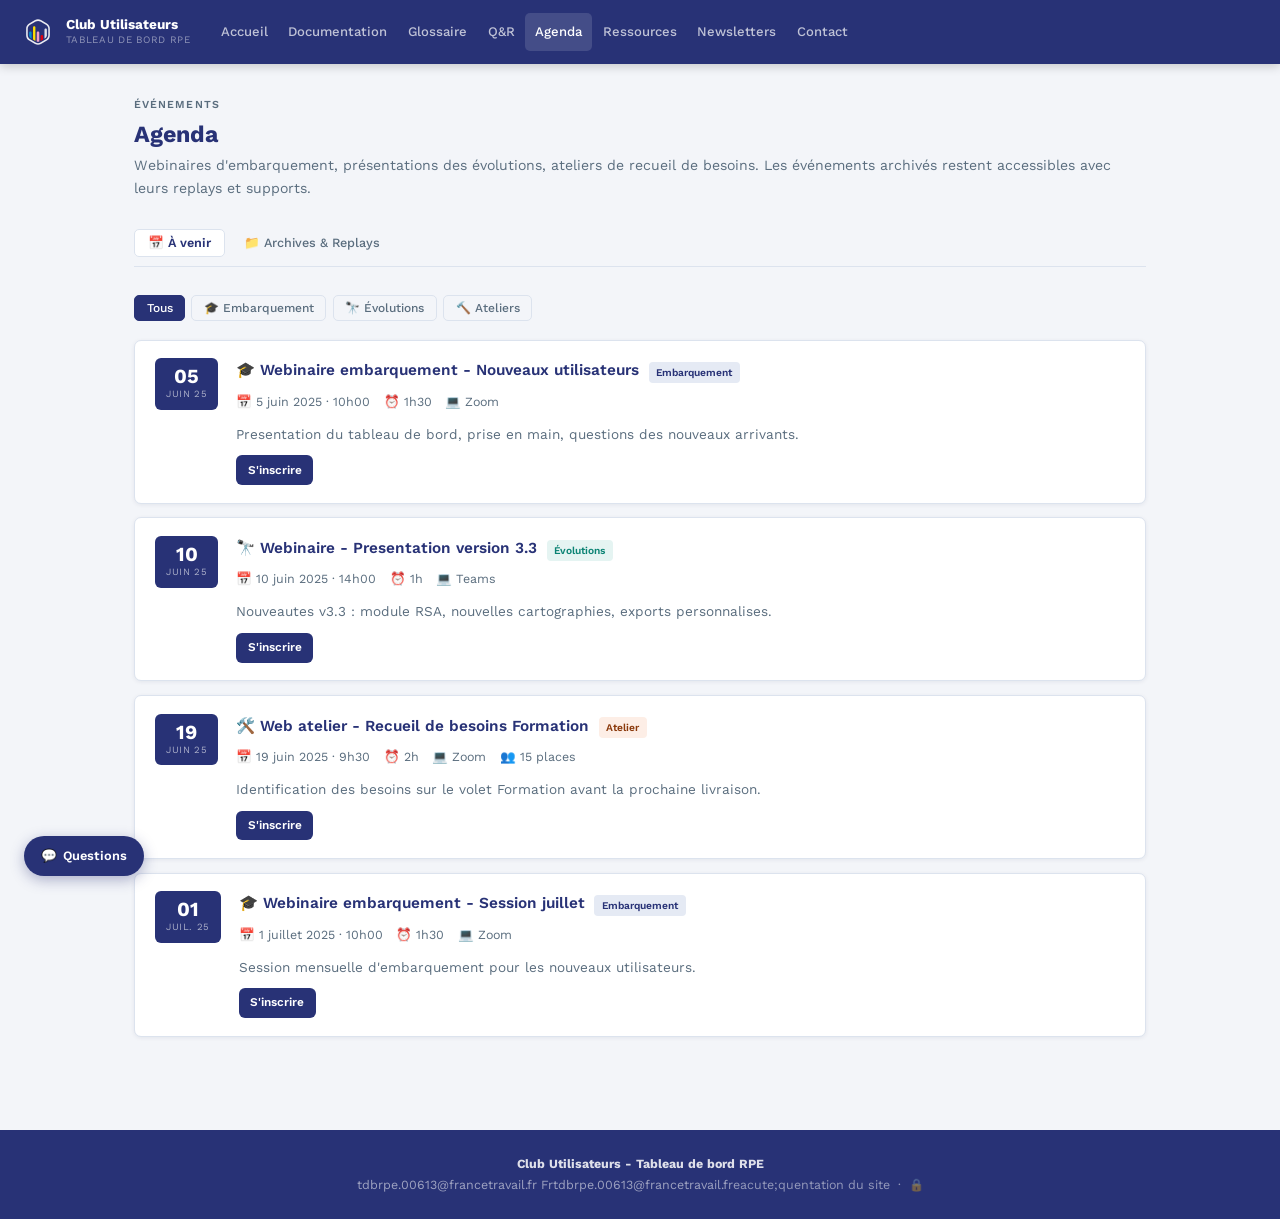
<file: agenda.html>
<!DOCTYPE html>
<html lang="fr">
<head>
<meta charset="UTF-8"/>
<link rel="icon" type="image/svg+xml" href="logo_rpe.svg"/><meta name="viewport" content="width=device-width,initial-scale=1"/>
<title>Agenda  -  Club Utilisateurs TDB RPE</title>
<link rel="stylesheet" href="style.css"/>
<style>
.evt-row{background:var(--white);border:1px solid var(--border);border-radius:var(--r);padding:1.1rem 1.25rem;margin-bottom:.85rem;box-shadow:var(--sh);display:flex;gap:1.1rem;align-items:flex-start;}
.evt-date-blk{flex-shrink:0;background:var(--navy);color:#fff;border-radius:6px;text-align:center;padding:.5rem .7rem;min-width:54px;}
.evt-date-blk.past{background:var(--muted);}
.evt-date-blk .d{font-weight:700;font-size:1.25rem;line-height:1;}
.evt-date-blk .m{font-size:.6rem;text-transform:uppercase;letter-spacing:.06em;opacity:.6;}
.evt-body{flex:1;}
.evt-body h3{margin-bottom:.2rem;}
.evt-meta{display:flex;flex-wrap:wrap;gap:.35rem .85rem;font-size:.78rem;color:var(--muted);margin:.3rem 0 .65rem;}
.evt-btns{display:flex;gap:.5rem;flex-wrap:wrap;}
.replay-badge{display:inline-flex;align-items:center;gap:.3rem;font-size:.72rem;font-weight:600;padding:.2rem .65rem;border-radius:4px;background:var(--navy);color:#fff;}
.tab-filter{display:flex;gap:.4rem;flex-wrap:wrap;margin-bottom:1.2rem;}
</style>
</head>
<body>
<nav id="nav">
  <a href="index.html" class="brand"><svg width="36" height="36" viewBox="0 0 70 70" fill="none" xmlns="http://www.w3.org/2000/svg" style="flex-shrink:0;">
<path fill-rule="evenodd" clip-rule="evenodd" d="M40.8076 11.7766C37.2138 9.70174 32.7861 9.70174 29.1923 11.7766L17.7918 18.3587C14.198 20.4336 11.9841 24.2681 11.9841 28.4179V41.582C11.9841 45.7319 14.198 49.5663 17.7918 51.6413L29.1923 58.2233C32.7861 60.2983 37.2138 60.2983 40.8076 58.2233L52.2082 51.6413C55.802 49.5663 58.0159 45.7319 58.0159 41.582V28.4179C58.0159 24.2681 55.802 20.4336 52.2082 18.3587L40.8076 11.7766ZM39.6193 14.6402C36.7767 12.999 33.2746 12.999 30.432 14.6402L19.665 20.8565C16.8224 22.4977 15.0713 25.5306 15.0713 28.8131V41.2456C15.0713 44.5279 16.8224 47.561 19.665 49.2022L30.432 55.4185C33.2746 57.0596 36.7767 57.0596 39.6193 55.4185L50.3863 49.2022C53.2289 47.561 54.98 44.5279 54.98 41.2456V28.8131C54.98 25.5306 53.2289 22.4977 50.3863 20.8565L39.6193 14.6402Z" fill="rgba(255,255,255,0.9)"/>
<path d="M37.4874 53.553C35.8802 54.0211 34.1707 54.0211 32.5635 53.553V36.6704C32.5635 35.3107 33.6657 34.2085 35.0254 34.2085C36.3852 34.2085 37.4874 35.3107 37.4874 36.6704V53.553Z" fill="#F29FC5"/>
<path d="M29.9123 52.3133L25.3672 49.6823V26.2547C25.3672 24.9997 26.3847 23.9822 27.6398 23.9822C28.8948 23.9822 29.9123 24.9997 29.9123 26.2547V52.3133Z" fill="#FFE000"/>
<path d="M52.2593 42.1451C51.6943 44.4606 50.2102 46.4833 48.0995 47.7051L47.5879 48.0013V30.7366C47.5879 29.4466 48.6337 28.4009 49.9236 28.4009C51.2135 28.4009 52.2593 29.4466 52.2593 30.7366V42.1451Z" fill="rgba(255,255,255,0.85)"/>
<path d="M22.5894 48.0742L21.9516 47.705C19.8409 46.4833 18.3567 44.4606 17.7917 42.1451V36.6073C17.7917 35.2825 18.8657 34.2085 20.1906 34.2085C21.5154 34.2085 22.5894 35.2825 22.5894 36.6073V48.0742Z" fill="#008ECF"/>
<path d="M44.9363 49.536L40.1387 52.3132V43.299C40.1387 41.9742 41.2127 40.9001 42.5375 40.9001C43.8623 40.9001 44.9363 41.9742 44.9363 43.299V49.536Z" fill="#E1000F"/>
</svg><div><span class="brand-name">Club Utilisateurs</span><span class="brand-sub">Tableau de bord RPE</span></div></a>
  <div class="nav-links">
    <a href="index.html">Accueil</a><a href="documentation.html">Documentation</a>
    <a href="glossaire.html">Glossaire</a><a href="qr.html">Q&amp;R</a><a href="agenda.html">Agenda</a>
    <a href="ressources.html">Ressources</a><a href="newsletter.html">Newsletters</a>
    <a href="contact.html">Contact</a>
  </div>
  <button class="hamburger" onclick="toggleNav()">&#9776;</button>
</nav>
<div id="mob-menu">
  <a href="index.html">Accueil</a><a href="documentation.html">Documentation</a>
  <a href="glossaire.html">Glossaire</a>
  <a href="qr.html">Q&amp;R</a><a href="agenda.html">Agenda</a>
  <a href="ressources.html">Ressources</a><a href="newsletter.html">Newsletters</a>
  <a href="contact.html">Contact</a>
</div>

<div class="pw">
  <div class="sec-label">Événements</div>
  <h1 class="page-title">Agenda</h1>
  <p class="page-sub">Webinaires d'embarquement, pr&eacute;sentations des &eacute;volutions, ateliers de recueil de besoins. Les &eacute;v&eacute;nements archiv&eacute;s restent accessibles avec leurs replays et supports.</p>

  <div class="tabs" id="main-tabs">
    <button class="tab active" onclick="switchTab('avenir',this)">&#128197; &Agrave; venir</button>
    <button class="tab" onclick="switchTab('archives',this)">&#128193; Archives &amp; Replays</button>
  </div>

  <div id="avenir" class="tab-panel active">
    <div class="tab-filter">
      <button class="gf-btn on" onclick="setEvtFilter('all',this)">Tous</button>
      <button class="gf-btn" onclick="setEvtFilter('embarquement',this)">&#127891; Embarquement</button>
      <button class="gf-btn" onclick="setEvtFilter('evolution',this)">&#128301; &Eacute;volutions</button>
      <button class="gf-btn" onclick="setEvtFilter('atelier',this)">&#128296; Ateliers</button>
    </div>
    <div id="avenir-add"></div>
    <div id="avenir-body"></div>
  </div>

  <div id="archives" class="tab-panel">
    <div class="alert-card alert-info" style="margin-bottom:1.25rem;">Les replays sont accessibles d&egrave;s la fin de l'&eacute;v&eacute;nement. Les supports sont t&eacute;l&eacute;chargeables ci-dessous.</div>
    <div id="archives-add"></div>
    <div id="archives-body"></div>
  </div>
</div>

<footer><strong>Club Utilisateurs  -  Tableau de bord RPE</strong><br/>
<a href="mailto:tdbrpe.00613@francetravail.fr">tdbrpe.00613@francetravail.fr</a>
    <a href="frequentation.html">Frtdbrpe.00613@francetravail.fr</a>eacute;quentation du site</a> &nbsp;&middot;&nbsp;
<button onclick="openLoginModal()" style="background:none;border:none;cursor:pointer;color:rgba(255,255,255,.4);font-size:.75rem;font-family:inherit;">&#128274;</button>
</footer>
<div id="toast"></div>
<script src="data.js"></script><script src="visits.js"></script><script src="nav.js"></script><script src="admin.js"></script>
<script>
DB.init();VISITS.seed();initAdmin();VISITS.record();

let evtFilter='all';
const typeIcons={embarquement:'🎓',evolution:'🔭',atelier:'🛠️'};
const typeBadge={embarquement:'badge-navy',evolution:'badge-teal',atelier:'badge-orange'};
const typeLabel={embarquement:'Embarquement',evolution:'Évolutions',atelier:'Atelier'};

function switchTab(id,btn){
  document.querySelectorAll('#main-tabs .tab').forEach(t=>t.classList.remove('active'));
  document.querySelectorAll('.tab-panel').forEach(p=>p.classList.remove('active'));
  btn.classList.add('active');
  document.getElementById(id).classList.add('active');
}

function setEvtFilter(f,btn){
  evtFilter=f;
  document.querySelectorAll('.tab-filter .gf-btn').forEach(b=>b.classList.remove('on'));
  btn.classList.add('on');
  renderAvenir();
}

function fmtDate(s){
  if(!s)return{d:'?',m:'',full:''};
  const d=new Date(s+'T00:00:00');
  return{
    d:d.getDate().toString().padStart(2,'0'),
    m:d.toLocaleDateString('fr-FR',{month:'short',year:'2-digit'}),
    full:d.toLocaleDateString('fr-FR',{day:'numeric',month:'long',year:'numeric'})
  };
}

function renderEvtRow(ev,isArchive){
  const dd=fmtDate(ev.fullDate);
  const blkCls=isArchive?'evt-date-blk past':'evt-date-blk';
  return`<div class="evt-row" data-type="${ev.type}" id="ev-${ev.id}">
    <div class="${blkCls}"><div class="d">${dd.d}</div><div class="m">${dd.m}</div></div>
    <div class="evt-body">
      <div style="display:flex;align-items:center;gap:.6rem;flex-wrap:wrap;margin-bottom:.2rem;">
        <h3>${typeIcons[ev.type]||'📅'} ${ev.title}</h3>
        <span class="badge ${typeBadge[ev.type]||'badge-navy'}">${typeLabel[ev.type]||ev.type}</span>
        ${isArchive&&ev.replayUrl?'<span class="replay-badge">&#9654; Replay disponible</span>':''}
      </div>
      <div class="evt-meta">
        ${isArchive?`<span>&#128197; ${dd.full}</span>`:ev.time?`<span>&#128197; ${dd.full} &middot; ${ev.time}</span>`:''}
        ${ev.duration?`<span>&#9200; ${ev.duration}</span>`:''}
        ${ev.platform?`<span>&#128187; ${ev.platform}</span>`:''}
        ${ev.capacity?`<span>&#128101; ${ev.capacity}</span>`:''}
      </div>
      ${ev.desc?`<p style="font-size:.85rem;color:var(--muted);margin-bottom:.65rem;">${ev.desc}</p>`:''}
      <div class="evt-btns">
        ${!isArchive?`<a href="contact.html" class="btn btn-primary btn-sm">S'inscrire</a>`:''}
        ${isArchive&&ev.replayUrl&&ev.replayUrl!=='#'?`<a href="${ev.replayUrl}" class="btn btn-teal btn-sm" target="_blank">&#9654; Voir le replay</a>`:''}
        ${isArchive&&ev.replayUrl==='#'?`<a href="#" class="btn btn-teal btn-sm">&#9654; Voir le replay</a>`:''}
        ${ev.supportUrl&&ev.supportUrl!=='#'?`<a href="${ev.supportUrl}" class="btn btn-ghost btn-sm" target="_blank">&#128229; Support (PPTX)</a>`:''}
        ${ev.supportUrl==='#'?`<a href="#" class="btn btn-ghost btn-sm">&#128229; Support (PPTX)</a>`:''}
        ${ev.crUrl&&ev.crUrl!=='#'?`<a href="${ev.crUrl}" class="btn btn-ghost btn-sm" target="_blank">&#128196; Compte rendu</a>`:''}
        ${ev.crUrl==='#'?`<a href="#" class="btn btn-ghost btn-sm">&#128196; Compte rendu</a>`:''}
      </div>
      ${admCtrl('evenements',ev.id)}
    </div></div>`;
}

function renderAvenir(){
  const items=DB.section('evenements').filter(e=>!e.archived&&(evtFilter==='all'||e.type===evtFilter));
  document.getElementById('avenir-body').innerHTML=items.length?
    items.map(e=>renderEvtRow(e,false)).join('')
    :'<p style="color:var(--muted);text-align:center;padding:2rem;">Aucun événement à venir.</p>';
}

function renderArchives(){
  const items=DB.section('evenements').filter(e=>e.archived);
  document.getElementById('archives-body').innerHTML=items.length?
    items.map(e=>renderEvtRow(e,true)).join('')
    :'<p style="color:var(--muted);text-align:center;padding:2rem;">Aucune archive disponible.</p>';
}

function _refreshPage(){
  document.getElementById('avenir-add').innerHTML=admAdd('evenements','un événement');
  document.getElementById('archives-add').innerHTML=isAdmin()?admAdd('evenements','un événement archivé'):'';
  renderAvenir();
  renderArchives();
}
_refreshPage();
</script>
</body></html>
</file>
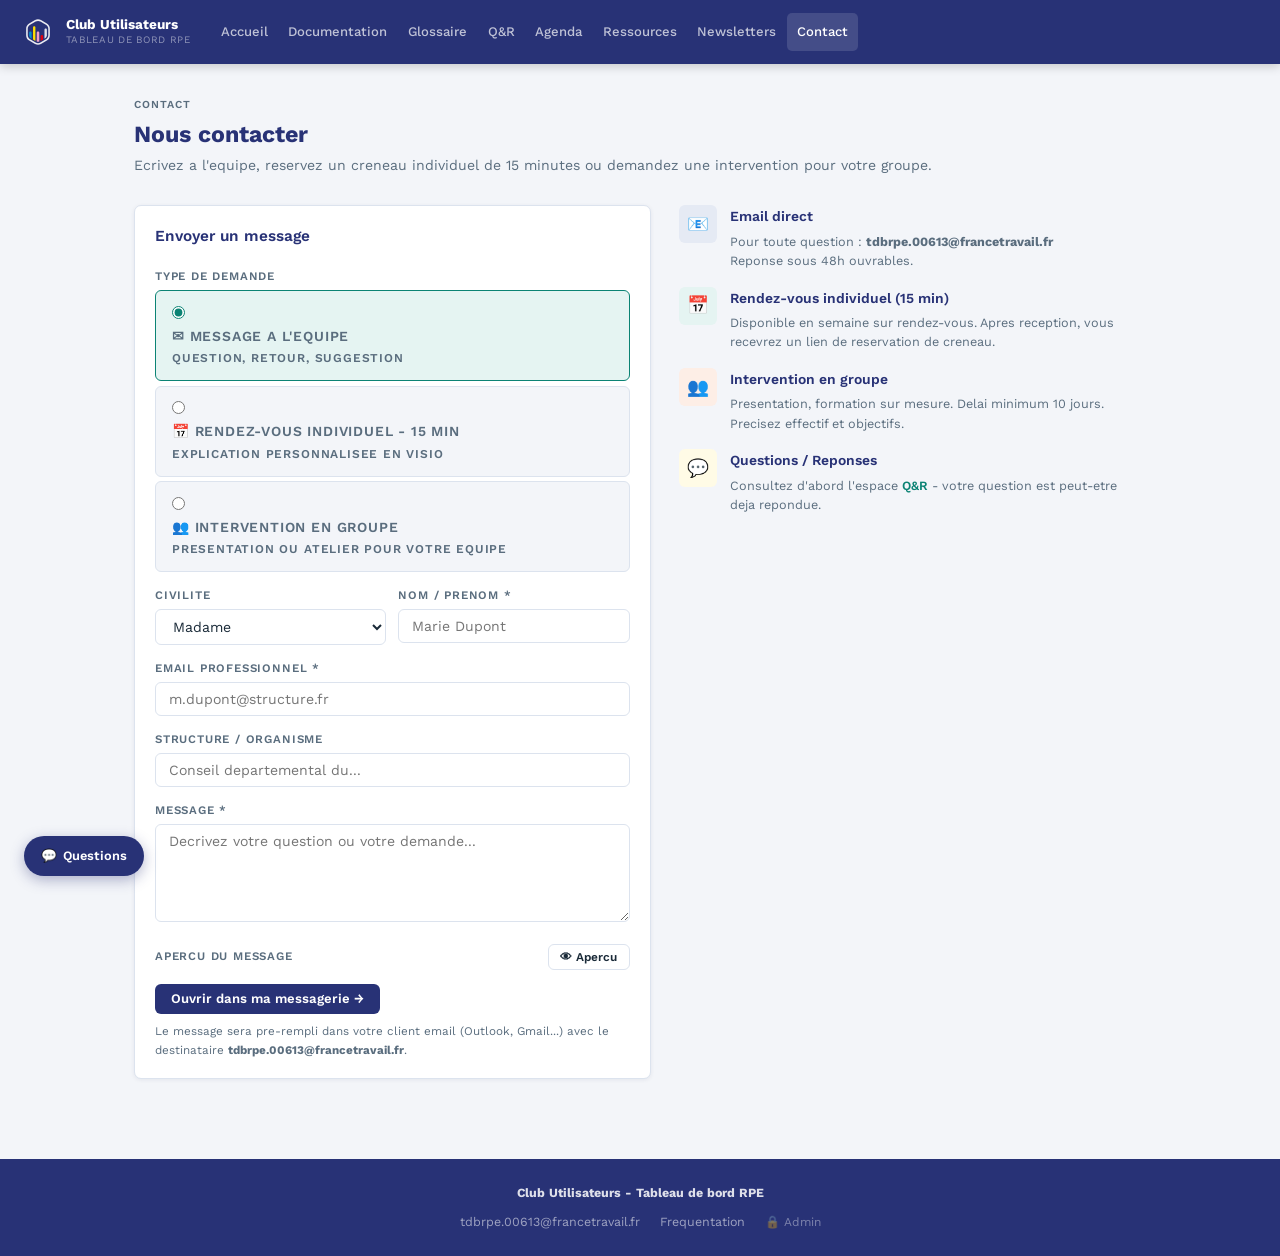
<file: contact.html>
<!DOCTYPE html>
<html lang="fr">
<head>
<meta charset="UTF-8"/><meta name="viewport" content="width=device-width,initial-scale=1"/>
<title>Contact - Club Utilisateurs TDB RPE</title>
<link rel="icon" type="image/svg+xml" href="logo_rpe.svg"/>
<link rel="stylesheet" href="style.css"/>
<style>
.radio-opt{display:flex;align-items:flex-start;gap:.75rem;background:var(--bg);border:1.5px solid var(--border);border-radius:6px;padding:.7rem 1rem;cursor:pointer;transition:.15s;margin-bottom:.5rem;}
.radio-opt:has(input:checked){border-color:var(--teal);background:var(--teal-bg);}
.radio-opt input{margin-top:.2rem;accent-color:var(--teal);}
.radio-label{font-weight:600;font-size:.87rem;}
.radio-sub{font-size:.75rem;color:var(--muted);margin-top:.1rem;}
.contact-grid{display:grid;grid-template-columns:1.05fr .95fr;gap:1.75rem;align-items:start;}
@media(max-width:720px){.contact-grid{grid-template-columns:1fr;}}
.info-item{display:flex;gap:.85rem;align-items:flex-start;margin-bottom:1rem;}
.info-icon{width:38px;height:38px;border-radius:6px;display:flex;align-items:center;justify-content:center;font-size:1.1rem;flex-shrink:0;}
.info-item h4{font-size:.87rem;font-weight:600;color:var(--navy);margin-bottom:.2rem;}
.info-item p{font-size:.79rem;color:var(--muted);line-height:1.55;}
.preview-box{background:var(--bg);border:1px solid var(--border);border-radius:6px;padding:.85rem 1rem;font-size:.79rem;color:var(--muted);white-space:pre-wrap;font-family:monospace;display:none;max-height:200px;overflow-y:auto;margin-top:.65rem;}
</style>
</head>
<body>
<nav id="nav">
  <a href="index.html" class="brand">
    <svg width="36" height="36" viewBox="0 0 70 70" fill="none" xmlns="http://www.w3.org/2000/svg" style="flex-shrink:0;">
<path fill-rule="evenodd" clip-rule="evenodd" d="M40.8076 11.7766C37.2138 9.70174 32.7861 9.70174 29.1923 11.7766L17.7918 18.3587C14.198 20.4336 11.9841 24.2681 11.9841 28.4179V41.582C11.9841 45.7319 14.198 49.5663 17.7918 51.6413L29.1923 58.2233C32.7861 60.2983 37.2138 60.2983 40.8076 58.2233L52.2082 51.6413C55.802 49.5663 58.0159 45.7319 58.0159 41.582V28.4179C58.0159 24.2681 55.802 20.4336 52.2082 18.3587L40.8076 11.7766ZM39.6193 14.6402C36.7767 12.999 33.2746 12.999 30.432 14.6402L19.665 20.8565C16.8224 22.4977 15.0713 25.5306 15.0713 28.8131V41.2456C15.0713 44.5279 16.8224 47.561 19.665 49.2022L30.432 55.4185C33.2746 57.0596 36.7767 57.0596 39.6193 55.4185L50.3863 49.2022C53.2289 47.561 54.98 44.5279 54.98 41.2456V28.8131C54.98 25.5306 53.2289 22.4977 50.3863 20.8565L39.6193 14.6402Z" fill="rgba(255,255,255,0.9)"/>
<path d="M37.4874 53.553C35.8802 54.0211 34.1707 54.0211 32.5635 53.553V36.6704C32.5635 35.3107 33.6657 34.2085 35.0254 34.2085C36.3852 34.2085 37.4874 35.3107 37.4874 36.6704V53.553Z" fill="#F29FC5"/>
<path d="M29.9123 52.3133L25.3672 49.6823V26.2547C25.3672 24.9997 26.3847 23.9822 27.6398 23.9822C28.8948 23.9822 29.9123 24.9997 29.9123 26.2547V52.3133Z" fill="#FFE000"/>
<path d="M52.2593 42.1451C51.6943 44.4606 50.2102 46.4833 48.0995 47.7051L47.5879 48.0013V30.7366C47.5879 29.4466 48.6337 28.4009 49.9236 28.4009C51.2135 28.4009 52.2593 29.4466 52.2593 30.7366V42.1451Z" fill="rgba(255,255,255,0.85)"/>
<path d="M22.5894 48.0742L21.9516 47.705C19.8409 46.4833 18.3567 44.4606 17.7917 42.1451V36.6073C17.7917 35.2825 18.8657 34.2085 20.1906 34.2085C21.5154 34.2085 22.5894 35.2825 22.5894 36.6073V48.0742Z" fill="#008ECF"/>
<path d="M44.9363 49.536L40.1387 52.3132V43.299C40.1387 41.9742 41.2127 40.9001 42.5375 40.9001C43.8623 40.9001 44.9363 41.9742 44.9363 43.299V49.536Z" fill="#E1000F"/>
</svg>
    <div><span class="brand-name">Club Utilisateurs</span><span class="brand-sub">Tableau de bord RPE</span></div>
  </a>
  <div class="nav-links">
    <a href="index.html">Accueil</a><a href="documentation.html">Documentation</a>
    <a href="glossaire.html">Glossaire</a><a href="qr.html">Q&amp;R</a>
    <a href="agenda.html">Agenda</a><a href="ressources.html">Ressources</a>
    <a href="newsletter.html">Newsletters</a><a href="contact.html">Contact</a>
  </div>
  <button class="hamburger" onclick="toggleNav()">&#9776;</button>
</nav>
<div id="mob-menu">
  <a href="index.html">Accueil</a><a href="documentation.html">Documentation</a>
  <a href="glossaire.html">Glossaire</a><a href="qr.html">Q&amp;R</a>
  <a href="agenda.html">Agenda</a><a href="ressources.html">Ressources</a>
  <a href="newsletter.html">Newsletters</a><a href="contact.html">Contact</a>
</div>

<div class="pw">
  <div class="sec-label">Contact</div>
  <h1 class="page-title">Nous contacter</h1>
  <p class="page-sub">Ecrivez a l'equipe, reservez un creneau individuel de 15 minutes ou demandez une intervention pour votre groupe.</p>

  <div class="contact-grid">
    <div class="card">
      <h3 style="margin-bottom:1.1rem;">Envoyer un message</h3>
      <div class="form-group">
        <label>Type de demande</label>
        <label class="radio-opt"><input type="radio" name="type" value="message" checked onchange="updateForm()"/>
          <div><div class="radio-label">&#9993; Message a l'equipe</div><div class="radio-sub">Question, retour, suggestion</div></div>
        </label>
        <label class="radio-opt"><input type="radio" name="type" value="rdv15" onchange="updateForm()"/>
          <div><div class="radio-label">&#128197; Rendez-vous individuel - 15 min</div><div class="radio-sub">Explication personnalisee en visio</div></div>
        </label>
        <label class="radio-opt"><input type="radio" name="type" value="groupe" onchange="updateForm()"/>
          <div><div class="radio-label">&#128101; Intervention en groupe</div><div class="radio-sub">Presentation ou atelier pour votre equipe</div></div>
        </label>
      </div>
      <div style="display:grid;grid-template-columns:1fr 1fr;gap:.75rem;">
        <div class="form-group"><label>Civilite</label>
          <select class="fc" id="c-civ"><option value="Madame">Madame</option><option value="Monsieur">Monsieur</option></select>
        </div>
        <div class="form-group"><label>Nom / Prenom *</label>
          <input class="fc" id="c-nom" type="text" placeholder="Marie Dupont"/>
        </div>
      </div>
      <div class="form-group"><label>Email professionnel *</label>
        <input class="fc" id="c-email" type="email" placeholder="m.dupont@structure.fr"/>
      </div>
      <div class="form-group"><label>Structure / Organisme</label>
        <input class="fc" id="c-org" type="text" placeholder="Conseil departemental du..."/>
      </div>
      <!-- champs conditionnels -->
      <div id="field-msg" class="form-group">
        <label>Message *</label>
        <textarea class="fc" id="c-message" rows="5" placeholder="Decrivez votre question ou votre demande..." oninput="updatePreview()"></textarea>
      </div>
      <div id="field-rdv" class="form-group" style="display:none;">
        <label>Disponibilites souhaitees</label>
        <input class="fc" id="c-dispo" type="text" placeholder="ex : mardi ou jeudi apres 10h" oninput="updatePreview()"/>
        <div style="font-size:.73rem;color:var(--muted);margin-top:.3rem;">Vous recevrez un lien de reservation de creneau sous 48h.</div>
      </div>
      <div id="field-groupe" style="display:none;">
        <div style="display:grid;grid-template-columns:1fr 1fr;gap:.75rem;">
          <div class="form-group"><label>Effectif du groupe</label>
            <input class="fc" id="c-effectif" type="number" placeholder="12" min="2" oninput="updatePreview()"/>
          </div>
          <div class="form-group"><label>Date souhaitee</label>
            <input class="fc" id="c-date" type="date" oninput="updatePreview()"/>
          </div>
        </div>
        <div class="form-group"><label>Objectif de l'intervention *</label>
          <textarea class="fc" id="c-objectif" rows="4" placeholder="Presentez votre equipe et vos attentes..." oninput="updatePreview()"></textarea>
        </div>
      </div>
      <!-- Preview -->
      <div style="margin-bottom:.85rem;">
        <div style="display:flex;align-items:center;justify-content:space-between;">
          <label style="display:block;font-size:.72rem;font-weight:600;color:var(--muted);text-transform:uppercase;letter-spacing:.07em;">Apercu du message</label>
          <button class="btn btn-ghost btn-sm" onclick="togglePreview()">&#128065; Apercu</button>
        </div>
        <pre class="preview-box" id="msg-preview"></pre>
      </div>
      <button class="btn btn-primary" onclick="sendContact()">Ouvrir dans ma messagerie &rarr;</button>
      <div style="font-size:.73rem;color:var(--muted);margin-top:.5rem;">Le message sera pre-rempli dans votre client email (Outlook, Gmail...) avec le destinataire <strong>tdbrpe.00613@francetravail.fr</strong>.</div>
    </div>

    <div>
      <div class="info-item">
        <div class="info-icon" style="background:#e5eaf4;">&#128231;</div>
        <div><h4>Email direct</h4>
          <p>Pour toute question : <strong>tdbrpe.00613@francetravail.fr</strong><br/>Reponse sous 48h ouvrables.</p>
        </div>
      </div>
      <div class="info-item">
        <div class="info-icon" style="background:var(--teal-bg);">&#128197;</div>
        <div><h4>Rendez-vous individuel (15 min)</h4>
          <p>Disponible en semaine sur rendez-vous. Apres reception, vous recevrez un lien de reservation de creneau.</p>
        </div>
      </div>
      <div class="info-item">
        <div class="info-icon" style="background:#fdeee6;">&#128101;</div>
        <div><h4>Intervention en groupe</h4>
          <p>Presentation, formation sur mesure. Delai minimum 10 jours. Precisez effectif et objectifs.</p>
        </div>
      </div>
      <div class="info-item">
        <div class="info-icon" style="background:#fffbe6;">&#128172;</div>
        <div><h4>Questions / Reponses</h4>
          <p>Consultez d'abord l'espace <a href="qr.html" style="color:var(--teal);font-weight:600;">Q&amp;R</a> - votre question est peut-etre deja repondue.</p>
        </div>
      </div>
    </div>
  </div>
</div>

<footer>
  <strong>Club Utilisateurs - Tableau de bord RPE</strong><br/>
  <div class="footer-links">
    <a href="mailto:tdbrpe.00613@francetravail.fr">tdbrpe.00613@francetravail.fr</a>
    <a href="frequentation.html">Frequentation</a>
    <button onclick="openLoginModal()" style="background:none;border:none;cursor:pointer;color:rgba(255,255,255,.4);font-size:.75rem;font-family:inherit;">&#128274; Admin</button>
  </div>
</footer>
<div id="toast"></div>
<script src="data.js"></script><script src="nav.js"></script><script src="admin.js"></script><script src="visits.js"></script>
<script>
DB.init();VISITS.seed();initAdmin();VISITS.record();

const DEST='tdbrpe.00613@francetravail.fr';
const typeLabels={message:'Message',rdv15:'RDV individuel 15 min',groupe:'Intervention groupe'};

function updateForm(){
  var type=document.querySelector('input[name="type"]:checked').value;
  document.getElementById('field-msg').style.display=type==='message'?'':'none';
  document.getElementById('field-rdv').style.display=type==='rdv15'?'':'none';
  document.getElementById('field-groupe').style.display=type==='groupe'?'':'none';
  updatePreview();
}

function buildBody(){
  var type=document.querySelector('input[name="type"]:checked').value;
  var civ=document.getElementById('c-civ').value;
  var nom=document.getElementById('c-nom').value.trim()||'[Nom non renseigne]';
  var email=document.getElementById('c-email').value.trim()||'[Email non renseigne]';
  var org=document.getElementById('c-org').value.trim();

  var content='';
  if(type==='message'){
    var msg=document.getElementById('c-message').value.trim()||'[Message vide]';
    content='Je vous contacte via le site du Club Utilisateurs du Tableau de bord RPE.\n\n'+msg;
  } else if(type==='rdv15'){
    var dispo=document.getElementById('c-dispo').value.trim()||'Non precisees';
    content='Je souhaite reserver un rendez-vous individuel de 15 minutes.\n\nMes disponibilites :\n'+dispo;
  } else {
    var eff=document.getElementById('c-effectif').value||'?';
    var dat=document.getElementById('c-date').value||'Non precise';
    var obj=document.getElementById('c-objectif').value.trim()||'[Objectif non precise]';
    content='Je souhaite organiser une intervention en groupe.\n\nEffectif : '+eff+' personnes\nDate souhaitee : '+dat+'\n\nObjectif de l\'intervention :\n'+obj;
  }
  return ''+civ+' '+nom+',\n\n'+content+
    '\n\n---\nCoordonnees :\nNom : '+nom+
    '\nEmail : '+email+
    (org?'\nStructure : '+org:'')+
    '\n---\n\nCordialement,\n'+nom+(org?'\n'+org:'');
}

function buildSubject(){
  var type=document.querySelector('input[name="type"]:checked').value;
  var nom=document.getElementById('c-nom').value.trim()||'N/A';
  return '[Club TDB RPE] '+typeLabels[type]+' - '+nom;
}

var previewOpen=false;
function togglePreview(){
  previewOpen=!previewOpen;
  var box=document.getElementById('msg-preview');
  box.style.display=previewOpen?'block':'none';
  if(previewOpen)updatePreview();
}
function updatePreview(){
  if(!previewOpen)return;
  var box=document.getElementById('msg-preview');
  box.textContent='A : '+DEST+'\nObjet : '+buildSubject()+'\n\n'+buildBody();
}

function sendContact(){
  var nom=document.getElementById('c-nom').value.trim();
  var email=document.getElementById('c-email').value.trim();
  if(!nom||!email){showToast('Merci de renseigner votre nom et email.',false);return;}
  var subject=buildSubject();
  var body=buildBody();
  window.location.href='mailto:'+DEST+'?subject='+encodeURIComponent(subject)+'&body='+encodeURIComponent(body);
  showToast('Ouverture de votre messagerie...');
}
</script>
</body></html>
</file>
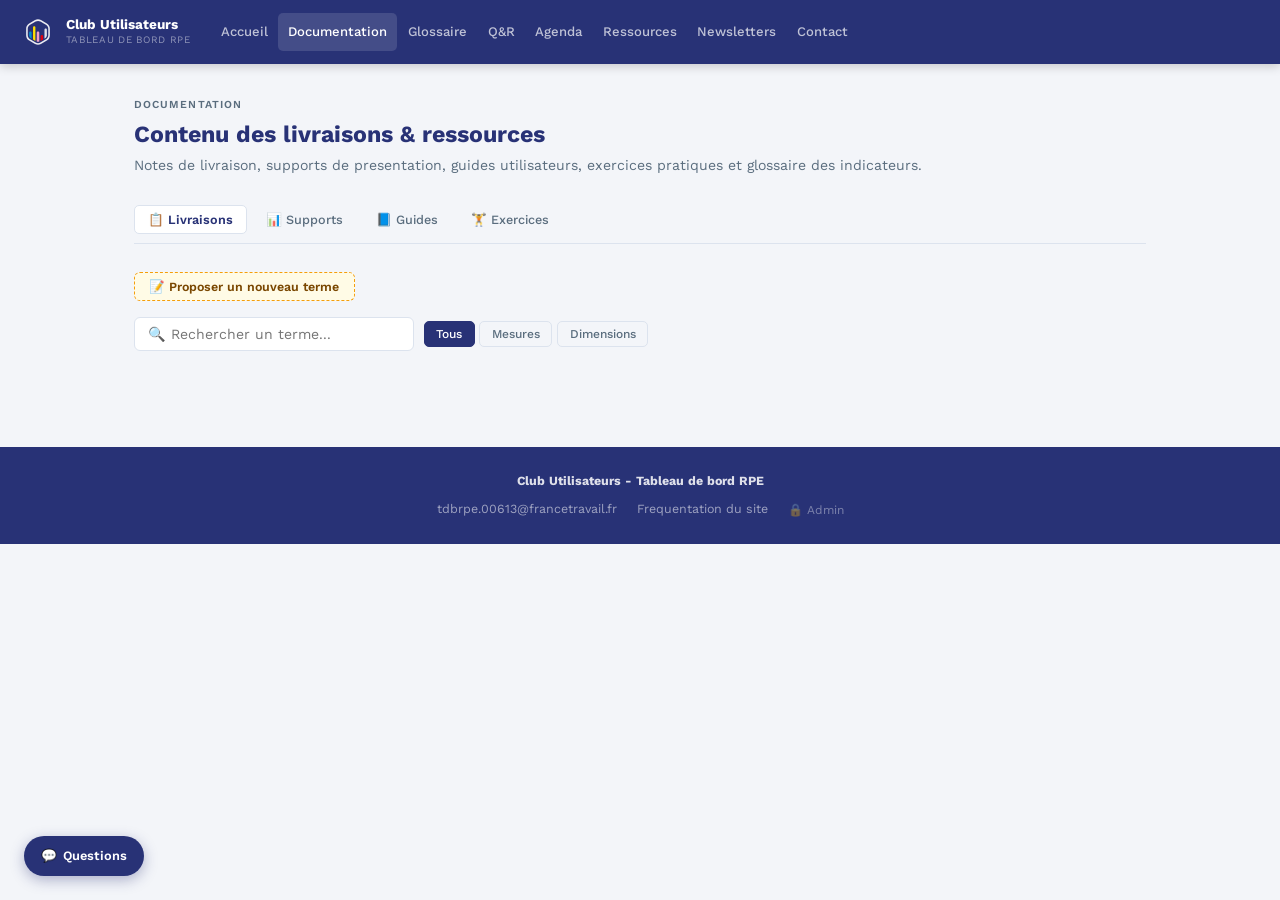
<file: documentation.html>
<!DOCTYPE html>
<html lang="fr">
<head>
<meta charset="UTF-8"/>
<link rel="icon" type="image/svg+xml" href="logo_rpe.svg"/><meta name="viewport" content="width=device-width,initial-scale=1"/>
<title>Documentation - Club Utilisateurs TDB RPE</title>
<link rel="stylesheet" href="style.css"/>
<style>
.dl-link{display:inline-flex;align-items:center;gap:.32rem;font-size:.72rem;font-weight:600;padding:.2rem .6rem;border-radius:4px;background:var(--bg);border:1px solid var(--border);color:var(--muted);margin-right:.32rem;text-decoration:none;transition:.12s;}
.dl-link:hover{border-color:var(--teal);color:var(--teal);}
.res-card{background:var(--white);border:1px solid var(--border);border-radius:var(--r);padding:.95rem 1.05rem;display:flex;gap:.8rem;align-items:flex-start;box-shadow:var(--sh);transition:.15s;}
.res-card:hover{border-color:var(--teal);}
.res-icon{width:38px;height:38px;border-radius:6px;display:flex;align-items:center;justify-content:center;font-size:1.2rem;flex-shrink:0;}
.res-ppt{background:#fdeee6;} .res-pdf{background:#fdeee6;} .res-xls{background:#e8f5e9;} .res-vid{background:#e5eaf4;}
/* glossaire wiki */
.glos-search-bar{display:flex;flex-wrap:wrap;gap:.6rem;align-items:center;margin-bottom:1rem;}
.glos-filters{display:flex;flex-wrap:wrap;gap:.3rem;}
.glos-entry{background:var(--white);border:1px solid var(--border);border-radius:var(--r);padding:1rem 1.1rem;margin-bottom:.65rem;box-shadow:var(--sh);position:relative;}
.glos-entry:hover{border-color:#c8d8ea;}
.glos-term{font-weight:700;color:var(--navy);font-size:.97rem;}
.glos-cat-badge{display:inline-block;font-size:.62rem;font-weight:600;padding:.1rem .42rem;border-radius:3px;margin-left:.4rem;vertical-align:middle;}
.glos-def{font-size:.85rem;color:var(--text);margin:.35rem 0 .2rem;}
.glos-ex{font-size:.79rem;color:var(--muted);font-style:italic;}
.glos-footer{display:flex;align-items:center;justify-content:space-between;margin-top:.6rem;flex-wrap:wrap;gap:.35rem;}
.glos-propose-link{font-size:.72rem;color:var(--teal);cursor:pointer;background:none;border:none;font-family:'Work Sans',sans-serif;text-decoration:underline;padding:0;}
.glos-propose-link:hover{color:var(--navy);}
/* propose new */
.prop-btn{display:inline-flex;align-items:center;gap:.35rem;background:#fffbe6;border:1.5px dashed #f59e0b;color:#7a4700;border-radius:6px;padding:.38rem .9rem;font-size:.78rem;font-weight:600;cursor:pointer;margin-bottom:1rem;font-family:'Work Sans',sans-serif;transition:.15s;}
.prop-btn:hover{background:#f59e0b;color:#fff;}
/* pending proposals (admin) */
.pending-section{background:#fffbe6;border:1px solid #fcd34d;border-radius:var(--r);padding:1.1rem;margin-bottom:1.25rem;}
.pending-section h4{font-size:.88rem;font-weight:700;color:#7a4700;margin-bottom:.75rem;}
.prop-card{background:var(--white);border:1px solid #fcd34d;border-radius:var(--r);padding:.9rem 1rem;margin-bottom:.6rem;}
.prop-card.correction{border-color:#bfdbfe;background:#eff6ff;}
.prop-card:last-child{margin-bottom:0;}
.prop-type{font-size:.66rem;font-weight:600;text-transform:uppercase;letter-spacing:.06em;color:var(--muted);margin-bottom:.3rem;}
.prop-term-name{font-weight:700;color:var(--navy);}
.prop-body{font-size:.82rem;color:var(--text);margin:.3rem 0;}
.prop-by{font-size:.7rem;color:var(--muted);}
.prop-actions{display:flex;gap:.4rem;flex-wrap:wrap;margin-top:.6rem;}
/* modal contrib */
#contrib-modal-bg{display:none;position:fixed;inset:0;background:rgba(0,0,0,.42);z-index:600;align-items:flex-start;justify-content:center;padding:1.5rem 1rem;overflow-y:auto;}
#contrib-modal-bg.open{display:flex;}
#contrib-modal{background:#fff;border-radius:10px;padding:1.6rem;width:min(560px,100%);box-shadow:0 8px 32px rgba(0,0,0,.2);margin:auto;}
</style>
</head>
<body>
<nav id="nav">
  <a href="index.html" class="brand"><svg width="36" height="36" viewBox="0 0 70 70" fill="none" xmlns="http://www.w3.org/2000/svg" style="flex-shrink:0;">
<path fill-rule="evenodd" clip-rule="evenodd" d="M40.8076 11.7766C37.2138 9.70174 32.7861 9.70174 29.1923 11.7766L17.7918 18.3587C14.198 20.4336 11.9841 24.2681 11.9841 28.4179V41.582C11.9841 45.7319 14.198 49.5663 17.7918 51.6413L29.1923 58.2233C32.7861 60.2983 37.2138 60.2983 40.8076 58.2233L52.2082 51.6413C55.802 49.5663 58.0159 45.7319 58.0159 41.582V28.4179C58.0159 24.2681 55.802 20.4336 52.2082 18.3587L40.8076 11.7766ZM39.6193 14.6402C36.7767 12.999 33.2746 12.999 30.432 14.6402L19.665 20.8565C16.8224 22.4977 15.0713 25.5306 15.0713 28.8131V41.2456C15.0713 44.5279 16.8224 47.561 19.665 49.2022L30.432 55.4185C33.2746 57.0596 36.7767 57.0596 39.6193 55.4185L50.3863 49.2022C53.2289 47.561 54.98 44.5279 54.98 41.2456V28.8131C54.98 25.5306 53.2289 22.4977 50.3863 20.8565L39.6193 14.6402Z" fill="rgba(255,255,255,0.9)"/>
<path d="M37.4874 53.553C35.8802 54.0211 34.1707 54.0211 32.5635 53.553V36.6704C32.5635 35.3107 33.6657 34.2085 35.0254 34.2085C36.3852 34.2085 37.4874 35.3107 37.4874 36.6704V53.553Z" fill="#F29FC5"/>
<path d="M29.9123 52.3133L25.3672 49.6823V26.2547C25.3672 24.9997 26.3847 23.9822 27.6398 23.9822C28.8948 23.9822 29.9123 24.9997 29.9123 26.2547V52.3133Z" fill="#FFE000"/>
<path d="M52.2593 42.1451C51.6943 44.4606 50.2102 46.4833 48.0995 47.7051L47.5879 48.0013V30.7366C47.5879 29.4466 48.6337 28.4009 49.9236 28.4009C51.2135 28.4009 52.2593 29.4466 52.2593 30.7366V42.1451Z" fill="rgba(255,255,255,0.85)"/>
<path d="M22.5894 48.0742L21.9516 47.705C19.8409 46.4833 18.3567 44.4606 17.7917 42.1451V36.6073C17.7917 35.2825 18.8657 34.2085 20.1906 34.2085C21.5154 34.2085 22.5894 35.2825 22.5894 36.6073V48.0742Z" fill="#008ECF"/>
<path d="M44.9363 49.536L40.1387 52.3132V43.299C40.1387 41.9742 41.2127 40.9001 42.5375 40.9001C43.8623 40.9001 44.9363 41.9742 44.9363 43.299V49.536Z" fill="#E1000F"/>
</svg><div><span class="brand-name">Club Utilisateurs</span><span class="brand-sub">Tableau de bord RPE</span></div></a>
  <div class="nav-links">
    <a href="index.html">Accueil</a><a href="documentation.html">Documentation</a>
    <a href="glossaire.html">Glossaire</a><a href="qr.html">Q&amp;R</a><a href="agenda.html">Agenda</a>
    <a href="ressources.html">Ressources</a><a href="newsletter.html">Newsletters</a>
    <a href="contact.html">Contact</a>
  </div>
  <button class="hamburger" onclick="toggleNav()">&#9776;</button>
</nav>
<div id="mob-menu">
  <a href="index.html">Accueil</a><a href="documentation.html">Documentation</a>
  <a href="glossaire.html">Glossaire</a>
  <a href="qr.html">Q&amp;R</a><a href="agenda.html">Agenda</a>
  <a href="ressources.html">Ressources</a><a href="newsletter.html">Newsletters</a>
  <a href="contact.html">Contact</a>
</div>


</div>

<div class="pw">
  <div class="sec-label">Documentation</div>
  <h1 class="page-title">Contenu des livraisons &amp; ressources</h1>
  <p class="page-sub">Notes de livraison, supports de presentation, guides utilisateurs, exercices pratiques et glossaire des indicateurs.</p>

  <div class="tabs" id="main-tabs">
    <button class="tab active" onclick="switchTab('livraisons',this)">&#128203; Livraisons</button>
    <button class="tab" onclick="switchTab('supports',this)">&#128202; Supports</button>
    <button class="tab" onclick="switchTab('guides',this)">&#128216; Guides</button>
    <button class="tab" onclick="switchTab('exercices',this)">&#127947; Exercices</button>
  </div>

  <div id="livraisons" class="tab-panel active"><div id="livraisons-body"></div></div>
  <div id="supports"   class="tab-panel"><div id="supports-body"></div></div>
  <div id="guides"     class="tab-panel"><div id="guides-body"></div></div>
  <div id="exercices"  class="tab-panel"><div id="exercices-body"></div></div>

    <!-- PROPOSE NEW -->
    <button class="prop-btn" onclick="openContrib('new',null)">&#128221; Proposer un nouveau terme</button>

    <!-- SEARCH + FILTER -->
    <div class="glos-search-bar">
      <input class="fc" id="glos-q" type="text" placeholder="&#128269; Rechercher un terme..." oninput="renderGlos()" style="max-width:280px;"/>
      <div class="glos-filters">
        <button class="gf-btn on" onclick="setGlosCat('all',this)">Tous</button>
        <button class="gf-btn" onclick="setGlosCat('mesure',this)">Mesures</button>
        <button class="gf-btn" onclick="setGlosCat('dimension',this)">Dimensions</button>
      </div>
    </div>
    <div id="glos-add-wrap"></div>
    <div id="glos-body"></div>
    <div id="glos-empty" style="display:none;text-align:center;padding:2rem;color:var(--muted);">Aucun terme trouve.</div>
  </div>
</div>

<footer>
  <strong>Club Utilisateurs - Tableau de bord RPE</strong><br/>
  <div class="footer-links">
    <a href="mailto:tdbrpe.00613@francetravail.fr">tdbrpe.00613@francetravail.fr</a>
    <a href="frequentation.html">Frequentation du site</a>
    <button onclick="openLoginModal()" style="background:none;border:none;cursor:pointer;color:rgba(255,255,255,.4);font-size:.75rem;font-family:inherit;">&#128274; Admin</button>
  </div>
</footer>
<div id="toast"></div>
<script src="data.js"></script><script src="nav.js"></script><script src="admin.js"></script><script src="visits.js"></script>
<script>
DB.init();VISITS.seed();initAdmin();

function switchTab(id,btn){
  document.querySelectorAll('#main-tabs .tab').forEach(t=>t.classList.remove('active'));
  document.querySelectorAll('.tab-panel').forEach(p=>p.classList.remove('active'));
  btn.classList.add('active');document.getElementById(id).classList.add('active');
}
if(location.hash==='#glossaire')setTimeout(()=>document.getElementById('tab-glos').click(),50);

/* ── RESOURCE CARDS ───────────────────────────── */
const fileIcons={PPTX:'📊',PDF:'📄',XLSX:'📗',Figma:'🎨',Video:'🎬'};
const fileClass={PPTX:'res-ppt',PDF:'res-pdf',XLSX:'res-xls',Video:'res-vid',Figma:'res-ppt'};

function renderResCards(sec,bodyId){
  const items=DB.section(sec);
  document.getElementById(bodyId).innerHTML=
    admAdd(sec,'un element')+
    '<div class="grid-2">'+items.map(it=>`<div class="res-card">
      <div class="res-icon ${fileClass[it.fileType]||'res-pdf'}">${fileIcons[it.fileType]||'📄'}</div>
      <div style="flex:1;min-width:0;"><h4>${it.title}</h4><p style="font-size:.79rem;color:var(--muted);margin:.18rem 0 .45rem;">${it.desc||''}</p>
      ${it.url&&it.url!='#'?`<a href="${it.url}" class="dl-link" target="_blank">&#128229; Telecharger (${it.fileType})</a>`:'<span style="font-size:.74rem;color:var(--muted);">Lien non configure</span>'}
      ${admCtrl(sec,it.id)}</div></div>`).join('')+'</div>';
}

function renderLivraisons(){
  const items=DB.section('livraisons');
  document.getElementById('livraisons-body').innerHTML=
    admAdd('livraisons','une livraison')+
    '<div class="timeline">'+items.map(it=>`<div class="tl-item">
      <div class="tl-date"><div class="day">${it.day}</div><div class="mon">${it.mon}</div></div>
      <div class="tl-content" style="flex:1;min-width:0;">
        <div style="display:flex;align-items:center;gap:.5rem;flex-wrap:wrap;margin-bottom:.25rem;">
          <h3>${it.title}</h3>${it.badge&&it.badgeType?`<span class="badge ${it.badgeType}">${it.badge}</span>`:''}
        </div><p>${it.desc}</p>
        <div style="margin-top:.65rem;display:flex;gap:.35rem;flex-wrap:wrap;">
          ${it.noteUrl&&it.noteUrl!='#'?`<a href="${it.noteUrl}" class="dl-link" target="_blank">&#128196; Note PDF</a>`:''}
          ${it.supportUrl&&it.supportUrl!='#'?`<a href="${it.supportUrl}" class="dl-link" target="_blank">&#128202; Support</a>`:''}
          ${it.replayUrl&&it.replayUrl!='#'?`<a href="${it.replayUrl}" class="dl-link" target="_blank">&#9654; Replay</a>`:''}
        </div>
        ${admCtrl('livraisons',it.id)}
      </div></div>`).join('')+'</div>';
}

function renderExercices(){
  const items=DB.section('exercices');
  document.getElementById('exercices-body').innerHTML=
    admAdd('exercices','un exercice')+
    '<div class="grid-2">'+items.map(it=>`<div class="res-card">
      <div class="res-icon res-pdf">📄</div>
      <div style="flex:1;min-width:0;"><span class="badge ${it.levelClass}" style="margin-bottom:.35rem;">${it.level}</span>
      <h4>${it.title}</h4><p style="font-size:.79rem;color:var(--muted);margin:.18rem 0 .45rem;">${it.desc||''}</p>
      <div style="display:flex;gap:.32rem;flex-wrap:wrap;">
        ${it.url&&it.url!='#'?`<a href="${it.url}" class="dl-link" target="_blank">&#128229; Telecharger</a>`:''}
        ${it.url2&&it.url2!='#'?`<a href="${it.url2}" class="dl-link" target="_blank">&#128196; Corrige</a>`:''}
      </div>${admCtrl('exercices',it.id)}</div></div>`).join('')+'</div>';
}

/* ── GLOSSAIRE WIKI ───────────────────────────── */
let glosCat='all';
function setGlosCat(cat,btn){
  glosCat=cat;
  document.querySelectorAll('.glos-filters .gf-btn').forEach(b=>b.classList.remove('on'));
  btn.classList.add('on');renderGlos();
}

/* Contribution modal */
let contribContext={type:'new',termId:null};
function openContrib(type,termId){
  contribContext={type,termId};
  const isCorr=type==='correction';
  document.getElementById('contrib-title').textContent=isCorr?'Suggerer une correction':'Proposer un nouveau terme';
  document.getElementById('contrib-term-field').style.display=isCorr?'none':'';
  document.getElementById('contrib-cat-field').style.display=isCorr?'none':'';
  document.getElementById('contrib-err').style.display='none';
  /* pre-fill for correction */
  if(isCorr&&termId){
    const term=DB.section('glossaire').find(g=>String(g.id)===String(termId));
    if(term){
      document.getElementById('contrib-d').value=term.d;
      document.getElementById('contrib-e').value=term.e||'';
    }
  } else {
    document.getElementById('contrib-t').value='';
    document.getElementById('contrib-d').value='';
    document.getElementById('contrib-e').value='';
    document.getElementById('contrib-c').value='mesure';
  }
  document.getElementById('contrib-by').value='';
  document.getElementById('contrib-modal-bg').classList.add('open');
  setTimeout(()=>document.getElementById('contrib-by').focus(),60);
}
function closeContrib(){document.getElementById('contrib-modal-bg').classList.remove('open');}

function submitContrib(){
  const by=document.getElementById('contrib-by').value.trim();
  const d=document.getElementById('contrib-d').value.trim();
  const e_val=document.getElementById('contrib-e').value.trim();
  const err=document.getElementById('contrib-err');
  if(!d){err.textContent='La definition est obligatoire.';err.style.display='block';return;}
  const prop={type:contribContext.type,by:by||'Anonyme',d,e:e_val};
  if(contribContext.type==='new'){
    const t=document.getElementById('contrib-t').value.trim();
    if(!t){err.textContent='Le terme est obligatoire.';err.style.display='block';return;}
    prop.t=t;prop.c=document.getElementById('contrib-c').value;
  } else {
    prop.termId=contribContext.termId;
    const term=DB.section('glossaire').find(g=>String(g.id)===String(contribContext.termId));
    prop.t=term?term.t:'?';prop.c=term?term.c:'mesure';
  }
  GLOS_PROP.add(prop);
  closeContrib();
  showToast('Merci ! Votre proposition a ete soumise a validation.');
}

/* Admin: render pending proposals */
function renderPendingProposals(){
  const wrap=document.getElementById('glos-pending-wrap');
  if(!isAdmin()){wrap.innerHTML='';return;}
  const pending=GLOS_PROP.pending();
  updatePendingBadge();
  if(!pending.length){wrap.innerHTML='';return;}
  wrap.innerHTML=`<div class="pending-section">
    <h4>&#128203; ${pending.length} proposition(s) en attente de validation</h4>
    ${pending.map(p=>{
      const isCorr=p.type==='correction';
      return`<div class="prop-card${isCorr?' correction':''}">
        <div class="prop-type">${isCorr?'Correction proposee':'Nouveau terme propose'}</div>
        <div><span class="prop-term-name">${p.t}</span>
          <span class="badge ${p.c==='mesure'?'badge-teal':'badge-navy'}" style="margin-left:.4rem;">${p.c==='mesure'?'Mesure':'Dimension'}</span>
        </div>
        <div class="prop-body">${p.d}</div>
        ${p.e?`<div class="prop-ex">Ex : ${p.e}</div>`:''}
        <div class="prop-by">Propose par <strong>${p.by}</strong> le ${p.date}</div>
        <div class="prop-actions">
          <button class="adm-btn ok" onclick="validateProp(${p.id})">&#10003; Valider</button>
          <button class="adm-btn" onclick="editProp(${p.id})">&#9998; Modifier puis valider</button>
          <button class="adm-btn del" onclick="rejectProp(${p.id})">&#10005; Rejeter</button>
        </div>
      </div>`;
    }).join('')}
  </div>`;
}

function validateProp(id){
  const p=GLOS_PROP.all().find(x=>x.id===id);
  if(!p)return;
  if(p.type==='new'){
    DB.add('glossaire',{t:p.t,c:p.c,d:p.d,e:p.e||'',status:'approved'});
  } else {
    DB.update('glossaire',p.termId,{d:p.d,e:p.e||''});
  }
  GLOS_PROP.approve(id);
  renderPendingProposals();renderGlos();
  showToast('Terme valide et publie !');
}

function editProp(id){
  const p=GLOS_PROP.all().find(x=>x.id===id);
  if(!p)return;
  openAdmModal('glossaire',{t:p.t,c:p.c,d:p.d,e:p.e||''},function(data){
    if(p.type==='new'){DB.add('glossaire',Object.assign({status:'approved'},data));}
    else{DB.update('glossaire',p.termId,data);}
    GLOS_PROP.approve(id);
    renderPendingProposals();renderGlos();
    showToast('Terme modifie et publie !');
  });
}

function rejectProp(id){
  if(!confirm('Rejeter cette proposition ?'))return;
  GLOS_PROP.reject(id);renderPendingProposals();updatePendingBadge();
  showToast('Proposition rejetee.');
}

function updatePendingBadge(){
  const badge=document.getElementById('glos-pending-badge');
  const n=GLOS_PROP.pending().length;
  if(n&&isAdmin()){badge.textContent=n;badge.style.display='inline';}
  else{badge.style.display='none';}
}

function renderGlos(){
  document.getElementById('glos-add-wrap').innerHTML=admAdd('glossaire','un terme');
  const q=(document.getElementById('glos-q').value||'').toLowerCase();
  const items=DB.section('glossaire').filter(g=>g.status==='approved').filter(g=>{
    const matchCat=glosCat==='all'||g.c===glosCat;
    const matchQ=!q||(g.t+g.d+(g.e||'')).toLowerCase().includes(q);
    return matchCat&&matchQ;
  });
  const isEmpty=!items.length;
  document.getElementById('glos-empty').style.display=isEmpty?'block':'none';
  document.getElementById('glos-body').innerHTML=isEmpty?'':
    items.map(g=>`<div class="glos-entry" id="glos-${g.id}">
      <div>
        <span class="glos-term">${g.t}</span>
        <span class="glos-cat-badge badge ${g.c==='mesure'?'badge-teal':'badge-navy'}">${g.c==='mesure'?'Mesure / Indicateur':'Dimension / Variable'}</span>
      </div>
      <div class="glos-def">${g.d}</div>
      ${g.e?`<div class="glos-ex">${g.e}</div>`:''}
      <div class="glos-footer">
        <button class="glos-propose-link" onclick="openContrib('correction','${g.id}')">&#9998; Suggerer une correction</button>
        ${admCtrl('glossaire',g.id)}
      </div>
    </div>`).join('');
}

/* close contrib on backdrop */
document.getElementById('contrib-modal-bg').addEventListener('click',function(ev){if(ev.target===this)closeContrib();});

function _refreshPage(){
  renderLivraisons();
  renderResCards('supports','supports-body');
  renderResCards('guides','guides-body');
  renderExercices();
}
_refreshPage();
</script>
</body></html>
</file>
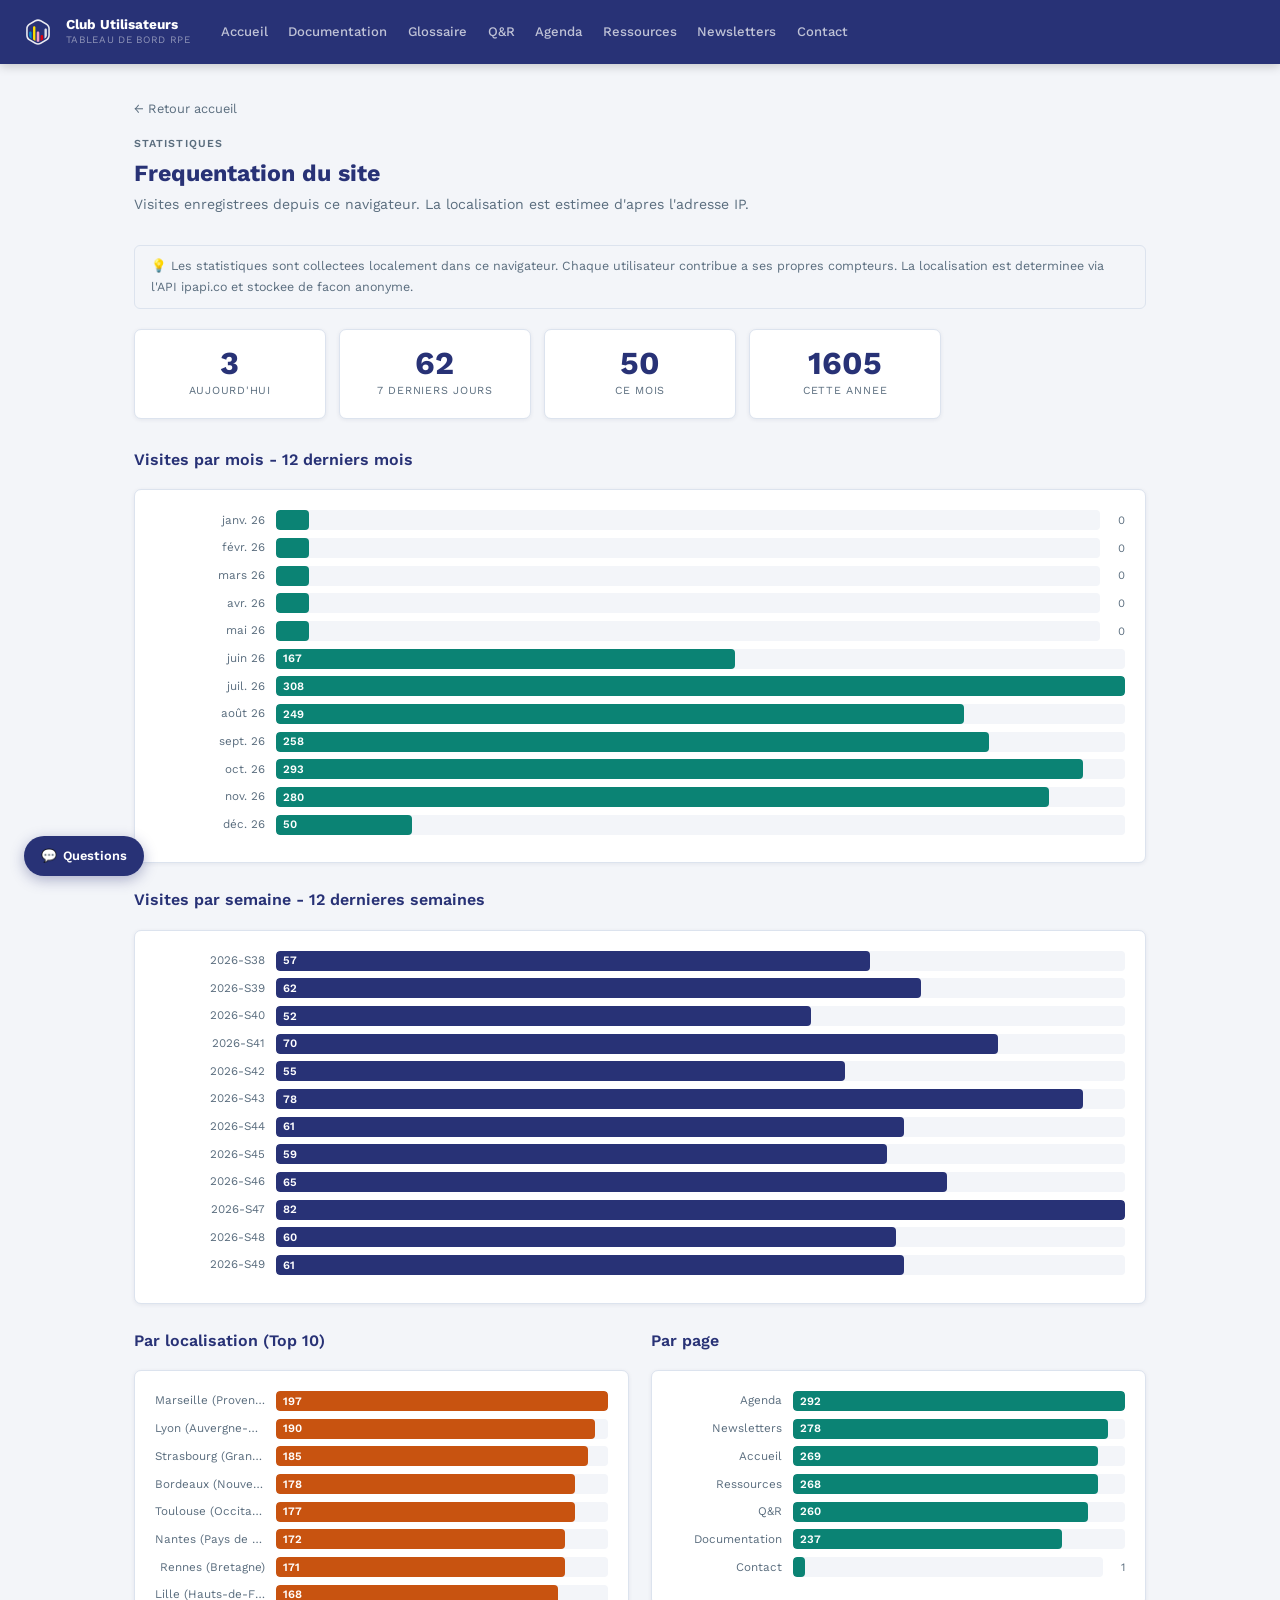
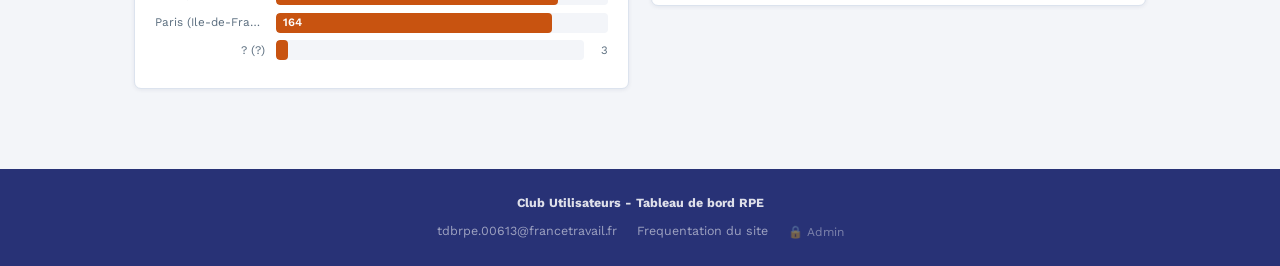
<file: frequentation.html>
<!DOCTYPE html>
<html lang="fr">
<head>
<meta charset="UTF-8"/>
<link rel="icon" type="image/svg+xml" href="logo_rpe.svg"/><meta name="viewport" content="width=device-width,initial-scale=1"/>
<title>Frequentation - Club Utilisateurs TDB RPE</title>
<link rel="stylesheet" href="style.css"/>
<style>
.stats-grid{display:grid;grid-template-columns:repeat(auto-fill,minmax(160px,1fr));gap:.85rem;margin-bottom:1.75rem;}
.sc{background:var(--white);border:1px solid var(--border);border-radius:var(--r);padding:1.1rem 1.25rem;text-align:center;box-shadow:var(--sh);}
.sc .n{font-size:2rem;font-weight:700;color:var(--navy);line-height:1;}
.sc .l{font-size:.68rem;color:var(--muted);text-transform:uppercase;letter-spacing:.07em;margin-top:.2rem;}
.sc .s{font-size:.73rem;color:var(--muted);margin-top:.15rem;}
.section-title{font-size:1rem;font-weight:600;color:var(--navy);margin-bottom:1rem;}
.chart-wrap{background:var(--white);border:1px solid var(--border);border-radius:var(--r);padding:1.25rem;box-shadow:var(--sh);margin-bottom:1.5rem;overflow-x:auto;}
.bar-rows{}
.bar-row{display:flex;align-items:center;gap:.7rem;margin-bottom:.48rem;}
.bar-lbl{width:110px;text-align:right;color:var(--muted);font-size:.73rem;flex-shrink:0;white-space:nowrap;overflow:hidden;text-overflow:ellipsis;}
.bar-track{flex:1;background:var(--bg);border-radius:4px;height:20px;overflow:hidden;min-width:80px;}
.bar-fill{height:100%;border-radius:4px;background:var(--teal);display:flex;align-items:center;padding-left:.45rem;transition:width .6s ease;}
.bar-fill.accent{background:var(--accent);}
.bar-fill.navy{background:var(--navy);}
.bar-val{font-size:.71rem;font-weight:600;color:#fff;white-space:nowrap;}
.bar-val-out{font-size:.71rem;color:var(--muted);margin-left:.4rem;}
.loc-badge{display:inline-flex;align-items:center;gap:.4rem;background:var(--teal-bg);border:1px solid #b2dfd8;border-radius:5px;padding:.3rem .65rem;font-size:.78rem;margin:.25rem;}
.trend{font-size:.72rem;font-weight:600;margin-top:.2rem;}
.trend.up{color:var(--teal);}
.trend.dn{color:var(--accent);}
.info-note{font-size:.78rem;color:var(--muted);background:var(--bg);border-radius:6px;padding:.65rem 1rem;border:1px solid var(--border);margin-bottom:1.25rem;}
</style>
</head>
<body>
<nav id="nav">
  <a href="index.html" class="brand"><svg width="36" height="36" viewBox="0 0 70 70" fill="none" xmlns="http://www.w3.org/2000/svg" style="flex-shrink:0;">
<path fill-rule="evenodd" clip-rule="evenodd" d="M40.8076 11.7766C37.2138 9.70174 32.7861 9.70174 29.1923 11.7766L17.7918 18.3587C14.198 20.4336 11.9841 24.2681 11.9841 28.4179V41.582C11.9841 45.7319 14.198 49.5663 17.7918 51.6413L29.1923 58.2233C32.7861 60.2983 37.2138 60.2983 40.8076 58.2233L52.2082 51.6413C55.802 49.5663 58.0159 45.7319 58.0159 41.582V28.4179C58.0159 24.2681 55.802 20.4336 52.2082 18.3587L40.8076 11.7766ZM39.6193 14.6402C36.7767 12.999 33.2746 12.999 30.432 14.6402L19.665 20.8565C16.8224 22.4977 15.0713 25.5306 15.0713 28.8131V41.2456C15.0713 44.5279 16.8224 47.561 19.665 49.2022L30.432 55.4185C33.2746 57.0596 36.7767 57.0596 39.6193 55.4185L50.3863 49.2022C53.2289 47.561 54.98 44.5279 54.98 41.2456V28.8131C54.98 25.5306 53.2289 22.4977 50.3863 20.8565L39.6193 14.6402Z" fill="rgba(255,255,255,0.9)"/>
<path d="M37.4874 53.553C35.8802 54.0211 34.1707 54.0211 32.5635 53.553V36.6704C32.5635 35.3107 33.6657 34.2085 35.0254 34.2085C36.3852 34.2085 37.4874 35.3107 37.4874 36.6704V53.553Z" fill="#F29FC5"/>
<path d="M29.9123 52.3133L25.3672 49.6823V26.2547C25.3672 24.9997 26.3847 23.9822 27.6398 23.9822C28.8948 23.9822 29.9123 24.9997 29.9123 26.2547V52.3133Z" fill="#FFE000"/>
<path d="M52.2593 42.1451C51.6943 44.4606 50.2102 46.4833 48.0995 47.7051L47.5879 48.0013V30.7366C47.5879 29.4466 48.6337 28.4009 49.9236 28.4009C51.2135 28.4009 52.2593 29.4466 52.2593 30.7366V42.1451Z" fill="rgba(255,255,255,0.85)"/>
<path d="M22.5894 48.0742L21.9516 47.705C19.8409 46.4833 18.3567 44.4606 17.7917 42.1451V36.6073C17.7917 35.2825 18.8657 34.2085 20.1906 34.2085C21.5154 34.2085 22.5894 35.2825 22.5894 36.6073V48.0742Z" fill="#008ECF"/>
<path d="M44.9363 49.536L40.1387 52.3132V43.299C40.1387 41.9742 41.2127 40.9001 42.5375 40.9001C43.8623 40.9001 44.9363 41.9742 44.9363 43.299V49.536Z" fill="#E1000F"/>
</svg><div><span class="brand-name">Club Utilisateurs</span><span class="brand-sub">Tableau de bord RPE</span></div></a>
  <div class="nav-links">
    <a href="index.html">Accueil</a><a href="documentation.html">Documentation</a>
    <a href="glossaire.html">Glossaire</a><a href="qr.html">Q&amp;R</a><a href="agenda.html">Agenda</a>
    <a href="ressources.html">Ressources</a><a href="newsletter.html">Newsletters</a>
    <a href="contact.html">Contact</a>
  </div>
  <button class="hamburger" onclick="toggleNav()">&#9776;</button>
</nav>
<div id="mob-menu">
  <a href="index.html">Accueil</a><a href="documentation.html">Documentation</a>
  <a href="glossaire.html">Glossaire</a>
  <a href="qr.html">Q&amp;R</a><a href="agenda.html">Agenda</a>
  <a href="ressources.html">Ressources</a><a href="newsletter.html">Newsletters</a>
  <a href="contact.html">Contact</a>
</div>

<div class="pw">
  <a href="index.html" style="font-size:.8rem;color:var(--muted);display:inline-flex;align-items:center;gap:.35rem;margin-bottom:1rem;">&larr; Retour accueil</a>
  <div class="sec-label">Statistiques</div>
  <h1 class="page-title">Frequentation du site</h1>
  <p class="page-sub">Visites enregistrees depuis ce navigateur. La localisation est estimee d'apres l'adresse IP.</p>

  <div class="info-note">
    &#128161; Les statistiques sont collectees localement dans ce navigateur. Chaque utilisateur contribue a ses propres compteurs. La localisation est determinee via l'API ipapi.co et stockee de facon anonyme.
  </div>

  <!-- KPIs -->
  <div class="stats-grid" id="kpi-wrap"></div>

  <!-- Visites par mois (12 mois) -->
  <div class="section-title">Visites par mois - 12 derniers mois</div>
  <div class="chart-wrap"><div id="chart-month"></div></div>

  <!-- Visites par semaine (12 semaines) -->
  <div class="section-title">Visites par semaine - 12 dernieres semaines</div>
  <div class="chart-wrap"><div id="chart-week"></div></div>

  <!-- 2 colonnes : localisation + pages -->
  <div style="display:grid;grid-template-columns:1fr 1fr;gap:1.35rem;align-items:start;">
    <div>
      <div class="section-title">Par localisation (Top 10)</div>
      <div class="chart-wrap" style="margin-bottom:0;"><div id="chart-city"></div></div>
    </div>
    <div>
      <div class="section-title">Par page</div>
      <div class="chart-wrap" style="margin-bottom:0;"><div id="chart-page"></div></div>
    </div>
  </div>
</div>

<footer>
  <strong>Club Utilisateurs - Tableau de bord RPE</strong><br/>
  <div class="footer-links">
    <a href="mailto:tdbrpe.00613@francetravail.fr">tdbrpe.00613@francetravail.fr</a>
    <a href="frequentation.html">Frequentation du site</a>
    <button onclick="openLoginModal()" style="background:none;border:none;cursor:pointer;color:rgba(255,255,255,.4);font-size:.75rem;font-family:inherit;">&#128274; Admin</button>
  </div>
</footer>
<div id="toast"></div>
<script src="data.js"></script><script src="nav.js"></script><script src="admin.js"></script><script src="visits.js"></script>
<script>
DB.init();VISITS.seed();initAdmin();

function bars(data,maxVal,colorClass){
  return data.map(([lbl,val])=>{
    const pct=maxVal?Math.max(4,Math.round(val/maxVal*100)):0;
    return`<div class="bar-row">
      <div class="bar-lbl" title="${lbl}">${lbl}</div>
      <div class="bar-track"><div class="bar-fill ${colorClass||''}" style="width:${pct}%"><span class="bar-val">${val>3?val:''}</span></div></div>
      ${val<=3?`<span class="bar-val-out">${val}</span>`:''}
    </div>`;
  }).join('');
}

function render(){
  const td=VISITS.todayCount(),wk=VISITS.weekCount(),mo=VISITS.monthCount(),yr=VISITS.yearCount();
  document.getElementById('kpi-wrap').innerHTML=`
    <div class="sc"><div class="n">${td}</div><div class="l">Aujourd'hui</div></div>
    <div class="sc"><div class="n">${wk}</div><div class="l">7 derniers jours</div></div>
    <div class="sc"><div class="n">${mo}</div><div class="l">Ce mois</div></div>
    <div class="sc"><div class="n">${yr}</div><div class="l">Cette annee</div></div>`;

  /* par mois */
  const months=VISITS.byMonth(12);
  const mEntries=Object.values(months);
  const mMax=Math.max(...mEntries.map(m=>m.count),1);
  document.getElementById('chart-month').innerHTML=bars(
    mEntries.map(m=>[m.lbl,m.count]),mMax,'');

  /* par semaine */
  const weeks=VISITS.byWeek(12);
  const wEntries=Object.entries(weeks);
  const wMax=Math.max(...wEntries.map(([,v])=>v),1);
  document.getElementById('chart-week').innerHTML=bars(wEntries,wMax,'navy');

  /* par ville */
  const cities=VISITS.byCity(10);
  const cMax=Math.max(...cities.map(([,v])=>v),1);
  const locDiv=document.getElementById('chart-city');
  locDiv.innerHTML=cities.length?bars(cities,cMax,'accent'):'<p style="color:var(--muted);font-size:.83rem;">Localisation non disponible.</p>';

  /* par page */
  const pages=VISITS.byPage();
  const pMax=Math.max(...pages.map(([,v])=>v),1);
  const pageNames={'index.html':'Accueil','documentation.html':'Documentation','agenda.html':'Agenda','qr.html':'Q&R','ressources.html':'Ressources','newsletter.html':'Newsletters','contact.html':'Contact','frequentation.html':'Frequentation'};
  document.getElementById('chart-page').innerHTML=bars(
    pages.map(([k,v])=>[pageNames[k]||k,v]),pMax,'');
}

render();
VISITS.record();
</script>
</body></html>
</file>
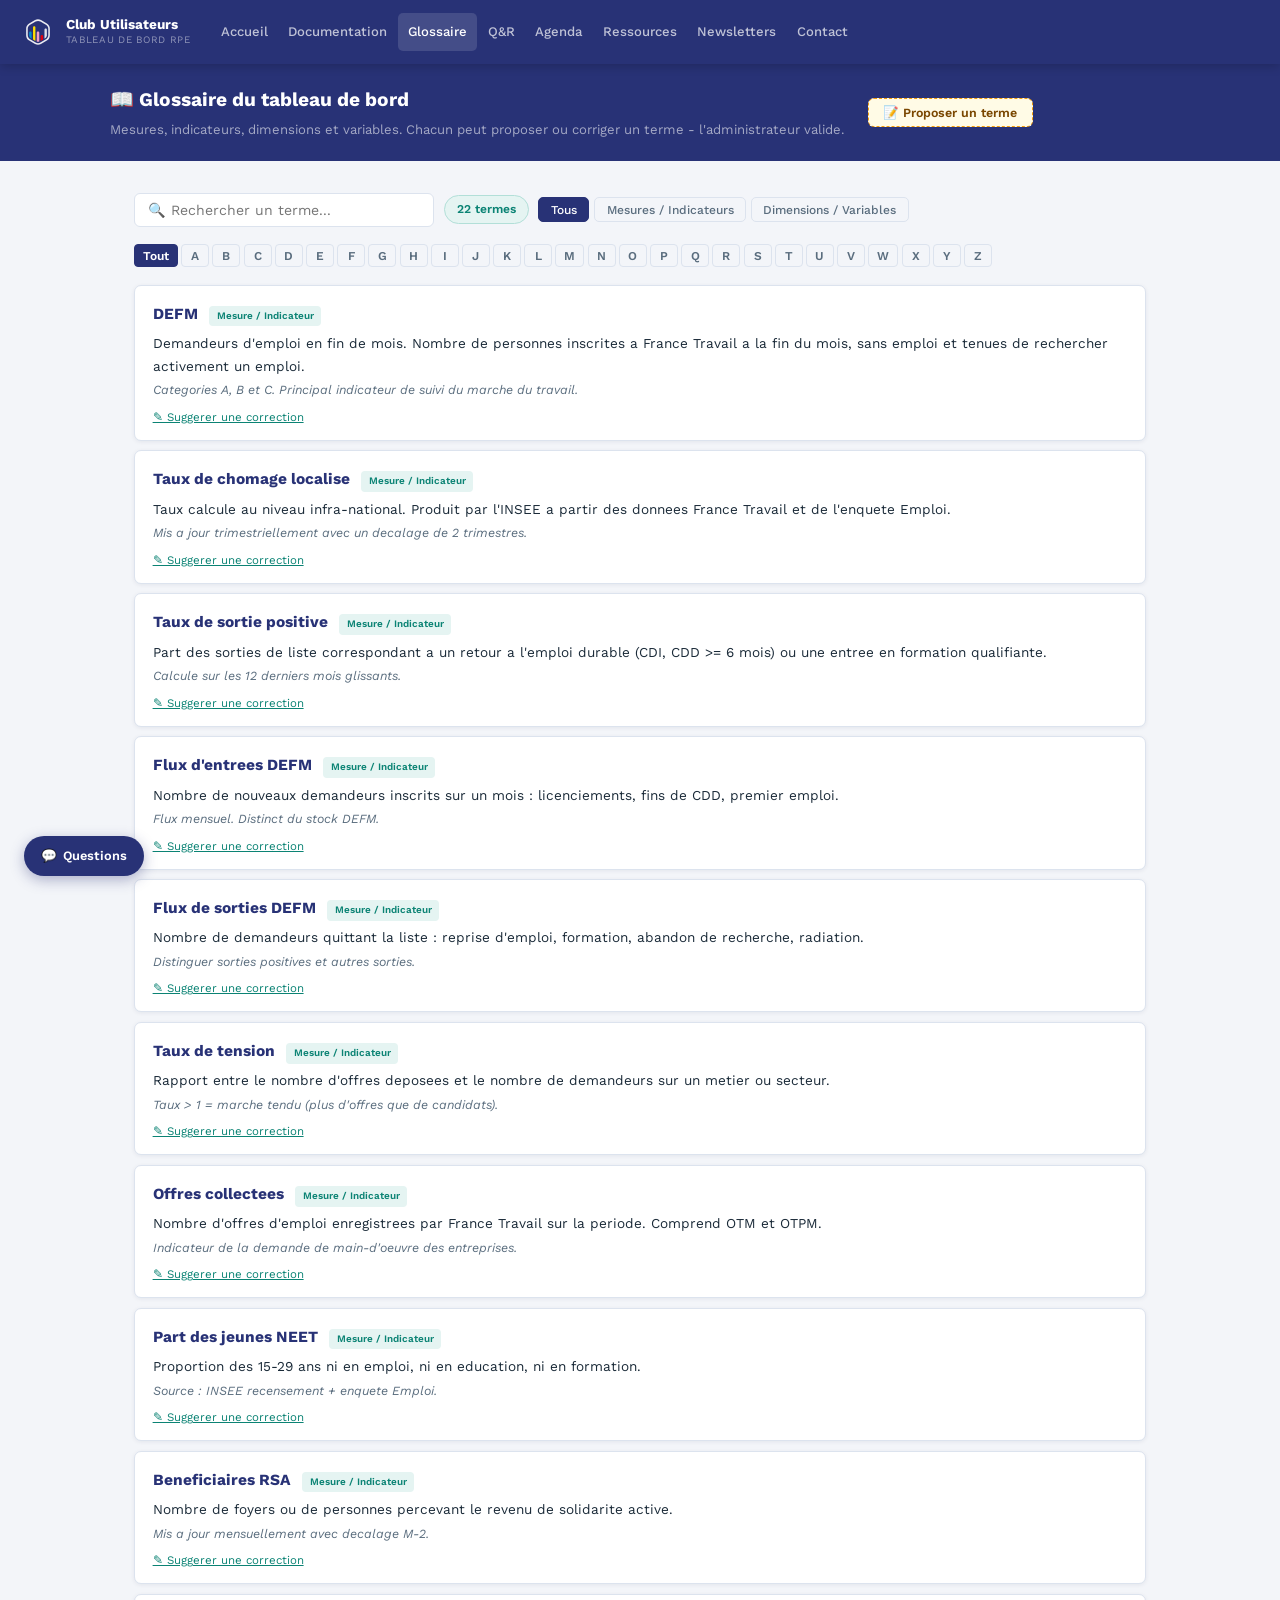
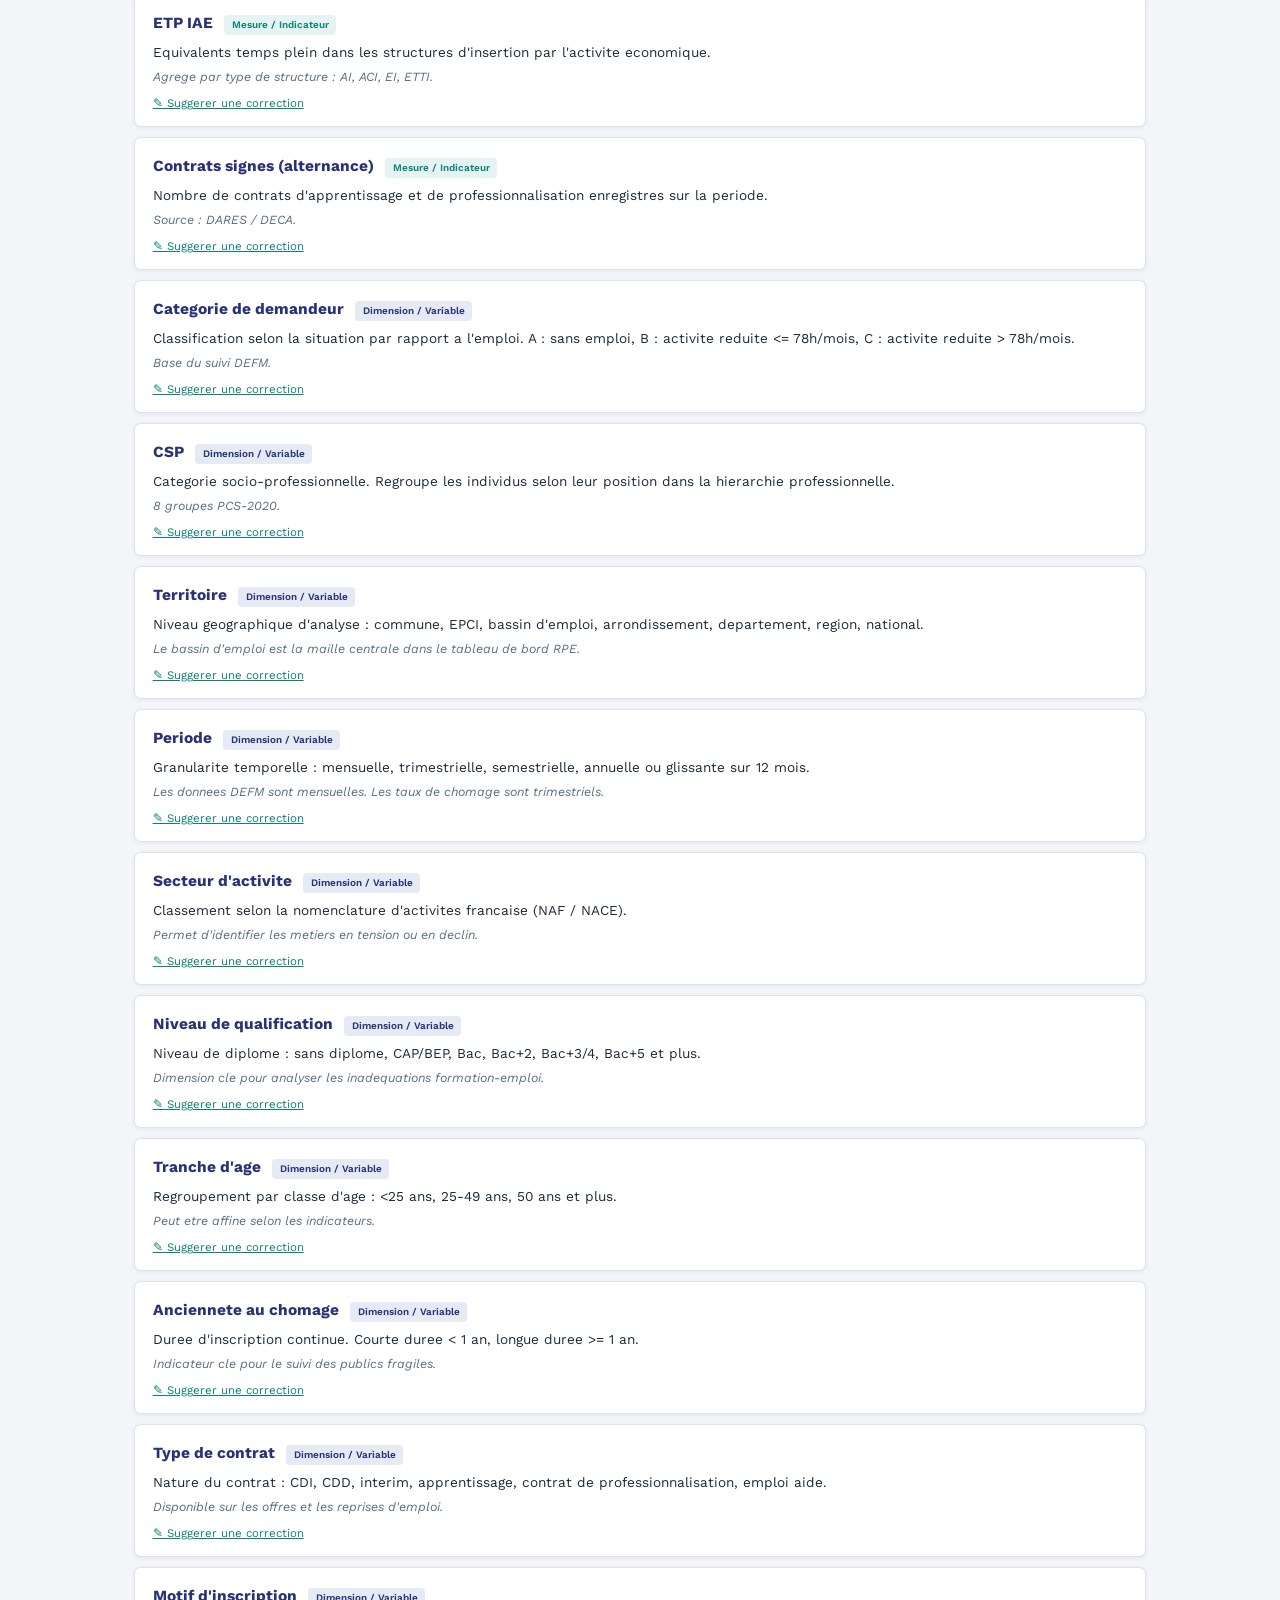
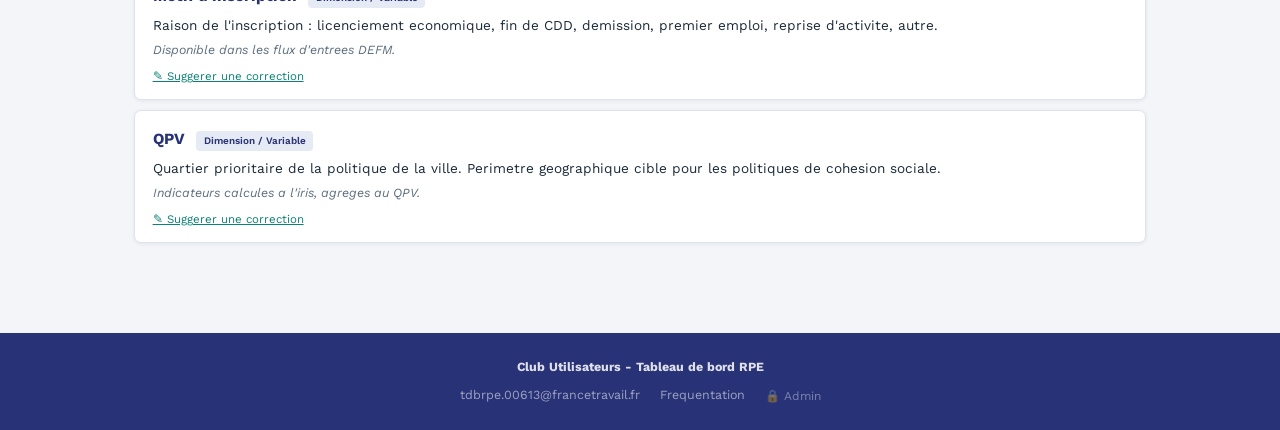
<file: glossaire.html>
<!DOCTYPE html>
<html lang="fr">
<head>
<meta charset="UTF-8"/><meta name="viewport" content="width=device-width,initial-scale=1"/>
<title>Glossaire - Club Utilisateurs TDB RPE</title>
<link rel="icon" type="image/svg+xml" href="logo_rpe.svg"/>
<link rel="stylesheet" href="style.css"/>
<style>
.glos-hero{background:var(--navy);padding:1.25rem 1.5rem;}
.glos-hero-inner{max-width:1060px;margin:0 auto;display:flex;align-items:center;gap:1.5rem;flex-wrap:wrap;}
.glos-hero h1{font-size:1.2rem;font-weight:700;color:#fff;margin-bottom:.2rem;}
.glos-hero p{font-size:.82rem;color:rgba(255,255,255,.58);}
.glos-search-bar{display:flex;flex-wrap:wrap;gap:.6rem;align-items:center;margin-bottom:1.1rem;}
.az-bar{display:flex;flex-wrap:wrap;gap:.2rem;margin-bottom:1.1rem;}
.az-btn{background:none;border:1px solid var(--border);border-radius:4px;color:var(--muted);font-family:'Work Sans',sans-serif;font-size:.75rem;font-weight:600;padding:.22rem .5rem;cursor:pointer;transition:.15s;min-width:28px;text-align:center;}
.az-btn:hover,.az-btn.on{background:var(--navy);border-color:var(--navy);color:#fff;}
.count-chip{background:var(--teal-bg);border:1px solid #b2dfd8;border-radius:99px;padding:.2rem .75rem;font-size:.75rem;color:var(--teal);font-weight:600;}
</style>
</head>
<body>
<nav id="nav">
  <a href="index.html" class="brand">
    <svg width="36" height="36" viewBox="0 0 70 70" fill="none" xmlns="http://www.w3.org/2000/svg" style="flex-shrink:0;">
<path fill-rule="evenodd" clip-rule="evenodd" d="M40.8076 11.7766C37.2138 9.70174 32.7861 9.70174 29.1923 11.7766L17.7918 18.3587C14.198 20.4336 11.9841 24.2681 11.9841 28.4179V41.582C11.9841 45.7319 14.198 49.5663 17.7918 51.6413L29.1923 58.2233C32.7861 60.2983 37.2138 60.2983 40.8076 58.2233L52.2082 51.6413C55.802 49.5663 58.0159 45.7319 58.0159 41.582V28.4179C58.0159 24.2681 55.802 20.4336 52.2082 18.3587L40.8076 11.7766ZM39.6193 14.6402C36.7767 12.999 33.2746 12.999 30.432 14.6402L19.665 20.8565C16.8224 22.4977 15.0713 25.5306 15.0713 28.8131V41.2456C15.0713 44.5279 16.8224 47.561 19.665 49.2022L30.432 55.4185C33.2746 57.0596 36.7767 57.0596 39.6193 55.4185L50.3863 49.2022C53.2289 47.561 54.98 44.5279 54.98 41.2456V28.8131C54.98 25.5306 53.2289 22.4977 50.3863 20.8565L39.6193 14.6402Z" fill="rgba(255,255,255,0.9)"/>
<path d="M37.4874 53.553C35.8802 54.0211 34.1707 54.0211 32.5635 53.553V36.6704C32.5635 35.3107 33.6657 34.2085 35.0254 34.2085C36.3852 34.2085 37.4874 35.3107 37.4874 36.6704V53.553Z" fill="#F29FC5"/>
<path d="M29.9123 52.3133L25.3672 49.6823V26.2547C25.3672 24.9997 26.3847 23.9822 27.6398 23.9822C28.8948 23.9822 29.9123 24.9997 29.9123 26.2547V52.3133Z" fill="#FFE000"/>
<path d="M52.2593 42.1451C51.6943 44.4606 50.2102 46.4833 48.0995 47.7051L47.5879 48.0013V30.7366C47.5879 29.4466 48.6337 28.4009 49.9236 28.4009C51.2135 28.4009 52.2593 29.4466 52.2593 30.7366V42.1451Z" fill="rgba(255,255,255,0.85)"/>
<path d="M22.5894 48.0742L21.9516 47.705C19.8409 46.4833 18.3567 44.4606 17.7917 42.1451V36.6073C17.7917 35.2825 18.8657 34.2085 20.1906 34.2085C21.5154 34.2085 22.5894 35.2825 22.5894 36.6073V48.0742Z" fill="#008ECF"/>
<path d="M44.9363 49.536L40.1387 52.3132V43.299C40.1387 41.9742 41.2127 40.9001 42.5375 40.9001C43.8623 40.9001 44.9363 41.9742 44.9363 43.299V49.536Z" fill="#E1000F"/>
</svg>
    <div><span class="brand-name">Club Utilisateurs</span><span class="brand-sub">Tableau de bord RPE</span></div>
  </a>
  <div class="nav-links">
    <a href="index.html">Accueil</a><a href="documentation.html">Documentation</a>
    <a href="glossaire.html">Glossaire</a><a href="qr.html">Q&amp;R</a>
    <a href="agenda.html">Agenda</a><a href="ressources.html">Ressources</a>
    <a href="newsletter.html">Newsletters</a><a href="contact.html">Contact</a>
  </div>
  <button class="hamburger" onclick="toggleNav()">&#9776;</button>
</nav>
<div id="mob-menu">
  <a href="index.html">Accueil</a><a href="documentation.html">Documentation</a>
  <a href="glossaire.html">Glossaire</a><a href="qr.html">Q&amp;R</a>
  <a href="agenda.html">Agenda</a><a href="ressources.html">Ressources</a>
  <a href="newsletter.html">Newsletters</a><a href="contact.html">Contact</a>
</div>

<div class="glos-hero">
  <div class="glos-hero-inner">
    <div>
      <h1>&#128214; Glossaire du tableau de bord</h1>
      <p>Mesures, indicateurs, dimensions et variables. Chacun peut proposer ou corriger un terme - l'administrateur valide.</p>
    </div>
    <button class="prop-btn" style="margin:0;" onclick="openContrib('new',null)">&#128221; Proposer un terme</button>
  </div>
</div>

<!-- CONTRIB MODAL -->
<div id="contrib-modal-bg">
  <div id="contrib-modal">
    <div style="display:flex;align-items:center;justify-content:space-between;margin-bottom:1rem;">
      <h3 id="contrib-title" style="font-size:1rem;font-weight:700;color:var(--navy);"></h3>
      <button onclick="closeContrib()" style="background:none;border:none;font-size:1.3rem;cursor:pointer;color:var(--muted);">&#215;</button>
    </div>
    <div style="background:var(--teal-bg);border-radius:6px;padding:.6rem .9rem;font-size:.79rem;color:var(--teal);margin-bottom:1rem;">
      &#128221; Votre proposition sera soumise a validation avant publication.
    </div>
    <div class="form-group"><label>Votre pseudo</label><input class="fc" id="contrib-by" type="text" placeholder="ex : agent67" maxlength="40"/></div>
    <div id="contrib-term-field" class="form-group"><label>Terme *</label><input class="fc" id="contrib-t" type="text" placeholder="Nom du terme ou indicateur"/></div>
    <div id="contrib-cat-field" class="form-group"><label>Categorie *</label>
      <select class="fc" id="contrib-c">
        <option value="mesure">Mesure / Indicateur</option>
        <option value="dimension">Dimension / Variable</option>
      </select>
    </div>
    <div class="form-group"><label>Definition *</label><textarea class="fc" id="contrib-d" rows="3" placeholder="Definition precise..."></textarea></div>
    <div class="form-group"><label>Exemple / precision (optionnel)</label><textarea class="fc" id="contrib-e" rows="2" placeholder="Exemple d'usage..."></textarea></div>
    <p id="contrib-err" style="color:#b91c1c;font-size:.78rem;margin-bottom:.75rem;display:none;"></p>
    <div style="display:flex;gap:.6rem;">
      <button class="btn btn-primary" onclick="submitContrib()">Soumettre</button>
      <button class="btn btn-ghost" onclick="closeContrib()">Annuler</button>
    </div>
  </div>
</div>

<div class="pw">
  <!-- PENDING - admin only -->
  <div id="glos-pending-wrap"></div>
  <!-- ADD btn - admin only -->
  <div id="glos-add-wrap"></div>

  <!-- SEARCH + FILTERS -->
  <div class="glos-search-bar">
    <input class="fc" id="glos-q" type="text" placeholder="&#128269; Rechercher un terme..." oninput="renderGlos()" style="max-width:300px;"/>
    <span id="glos-count" class="count-chip">0 termes</span>
    <div style="display:flex;gap:.3rem;flex-wrap:wrap;">
      <button class="gf-btn on" onclick="setGlosCat('all',this)">Tous</button>
      <button class="gf-btn" onclick="setGlosCat('mesure',this)">Mesures / Indicateurs</button>
      <button class="gf-btn" onclick="setGlosCat('dimension',this)">Dimensions / Variables</button>
    </div>
  </div>
  <!-- A-Z bar -->
  <div class="az-bar" id="az-bar"></div>

  <div id="glos-body"></div>
  <div id="glos-empty" style="display:none;text-align:center;padding:2.5rem;color:var(--muted);">Aucun terme trouve.</div>
</div>

<footer>
  <strong>Club Utilisateurs - Tableau de bord RPE</strong><br/>
  <div class="footer-links">
    <a href="mailto:tdbrpe.00613@francetravail.fr">tdbrpe.00613@francetravail.fr</a>
    <a href="frequentation.html">Frequentation</a>
    <button onclick="openLoginModal()" style="background:none;border:none;cursor:pointer;color:rgba(255,255,255,.4);font-size:.75rem;font-family:inherit;">&#128274; Admin</button>
  </div>
</footer>
<div id="toast"></div>
<script src="data.js"></script><script src="nav.js"></script><script src="admin.js"></script><script src="visits.js"></script>
<script>
DB.init();VISITS.seed();initAdmin();VISITS.record();

let glosCat='all', glosLetter='all', contribContext={type:'new',termId:null};

function openContrib(type,termId){
  contribContext={type,termId};
  const isCorr=type==='correction';
  document.getElementById('contrib-title').textContent=isCorr?'Suggerer une correction':'Proposer un nouveau terme';
  document.getElementById('contrib-term-field').style.display=isCorr?'none':'';
  document.getElementById('contrib-cat-field').style.display=isCorr?'none':'';
  document.getElementById('contrib-err').style.display='none';
  if(isCorr&&termId){
    const term=DB.section('glossaire').find(g=>String(g.id)===String(termId));
    if(term){document.getElementById('contrib-d').value=term.d;document.getElementById('contrib-e').value=term.e||'';}
  } else {
    ['contrib-t','contrib-d','contrib-e'].forEach(id=>document.getElementById(id).value='');
    document.getElementById('contrib-c').value='mesure';
  }
  document.getElementById('contrib-by').value='';
  document.getElementById('contrib-modal-bg').classList.add('open');
  setTimeout(()=>document.getElementById('contrib-by').focus(),60);
}
function closeContrib(){document.getElementById('contrib-modal-bg').classList.remove('open');}
function submitContrib(){
  const by=document.getElementById('contrib-by').value.trim();
  const d=document.getElementById('contrib-d').value.trim();
  const err=document.getElementById('contrib-err');
  if(!d){err.textContent='La definition est obligatoire.';err.style.display='block';return;}
  const prop={type:contribContext.type,by:by||'Anonyme',d,e:document.getElementById('contrib-e').value.trim()};
  if(contribContext.type==='new'){
    const t=document.getElementById('contrib-t').value.trim();
    if(!t){err.textContent='Le terme est obligatoire.';err.style.display='block';return;}
    prop.t=t;prop.c=document.getElementById('contrib-c').value;
  } else {
    prop.termId=contribContext.termId;
    const term=DB.section('glossaire').find(g=>String(g.id)===String(contribContext.termId));
    prop.t=term?term.t:'?';prop.c=term?term.c:'mesure';
  }
  GLOS_PROP.add(prop);closeContrib();
  showToast('Merci ! Proposition soumise a validation.');
  renderPendingProposals();
}
function validateProp(id){
  const p=GLOS_PROP.all().find(x=>x.id===id);if(!p)return;
  if(p.type==='new')DB.add('glossaire',{t:p.t,c:p.c,d:p.d,e:p.e||'',status:'approved'});
  else DB.update('glossaire',p.termId,{d:p.d,e:p.e||''});
  GLOS_PROP.approve(id);renderPendingProposals();renderGlos();
  showToast('Terme valide et publie !');
}
function editProp(id){
  const p=GLOS_PROP.all().find(x=>x.id===id);if(!p)return;
  openAdmModal('glossaire',{t:p.t,c:p.c,d:p.d,e:p.e||''},function(data){
    if(p.type==='new')DB.add('glossaire',Object.assign({status:'approved'},data));
    else DB.update('glossaire',p.termId,data);
    GLOS_PROP.approve(id);renderPendingProposals();renderGlos();
    showToast('Terme modifie et publie !');
  });
}
function rejectProp(id){
  if(!confirm('Rejeter cette proposition ?'))return;
  GLOS_PROP.reject(id);renderPendingProposals();showToast('Proposition rejetee.');
}
function renderPendingProposals(){
  const wrap=document.getElementById('glos-pending-wrap');
  if(!isAdmin()){wrap.innerHTML='';return;}
  const pending=GLOS_PROP.pending();
  if(!pending.length){wrap.innerHTML='';return;}
  wrap.innerHTML='<div class="pending-section"><h4>&#128203; '+pending.length+' proposition(s) en attente</h4>'+
    pending.map(p=>'<div class="prop-card'+(p.type==='correction'?' correction':'')+'">'+
      '<div class="prop-type">'+(p.type==='correction'?'Correction proposee':'Nouveau terme propose')+'</div>'+
      '<div><span class="prop-term-name">'+p.t+'</span> <span class="badge '+(p.c==='mesure'?'badge-teal':'badge-navy')+'">'+p.c+'</span></div>'+
      '<div class="prop-body">'+p.d+'</div>'+(p.e?'<div class="prop-by" style="font-style:italic;margin-bottom:.2rem;">'+p.e+'</div>':'')+
      '<div class="prop-by">Par <strong>'+p.by+'</strong> le '+p.date+'</div>'+
      '<div class="prop-actions">'+
        '<button class="adm-btn ok" onclick="validateProp('+p.id+')">&#10003; Valider</button>'+
        '<button class="adm-btn" onclick="editProp('+p.id+')">&#9998; Modifier</button>'+
        '<button class="adm-btn del" onclick="rejectProp('+p.id+')">&#10005; Rejeter</button>'+
      '</div></div>').join('')+'</div>';
}

function setGlosCat(cat,btn){
  glosCat=cat;
  document.querySelectorAll('.gf-btn').forEach(b=>b.classList.remove('on'));
  btn.classList.add('on');renderGlos();
}
function setLetter(l){
  glosLetter=l;
  document.querySelectorAll('.az-btn').forEach(b=>b.classList.remove('on'));
  document.querySelector('.az-btn[data-l="'+l+'"]')?.classList.add('on');
  renderGlos();
}

function renderGlos(){
  document.getElementById('glos-add-wrap').innerHTML=admAdd('glossaire','un terme');
  const q=(document.getElementById('glos-q').value||'').toLowerCase();
  const items=DB.section('glossaire').filter(g=>g.status==='approved').filter(g=>{
    const matchCat=glosCat==='all'||g.c===glosCat;
    const matchQ=!q||(g.t+g.d+(g.e||'')).toLowerCase().includes(q);
    const matchL=glosLetter==='all'||g.t.toUpperCase().startsWith(glosLetter);
    return matchCat&&matchQ&&matchL;
  });
  document.getElementById('glos-count').textContent=items.length+' terme'+(items.length>1?'s':'');
  document.getElementById('glos-empty').style.display=items.length?'none':'block';
  document.getElementById('glos-body').innerHTML=items.map(g=>`<div class="glos-entry" id="g-${g.id}">
    <div>
      <span class="glos-term">${g.t}</span>
      <span class="badge ${g.c==='mesure'?'badge-teal':'badge-navy'}" style="margin-left:.4rem;font-size:.62rem;">${g.c==='mesure'?'Mesure / Indicateur':'Dimension / Variable'}</span>
    </div>
    <div class="glos-def">${g.d}</div>
    ${g.e?'<div class="glos-ex">'+g.e+'</div>':''}
    <div class="glos-footer">
      <button class="glos-propose-link" onclick="openContrib('correction','${g.id}')">&#9998; Suggerer une correction</button>
      ${admCtrl('glossaire',g.id)}
    </div>
  </div>`).join('');
}

function buildAZBar(){
  const letters=[...'ABCDEFGHIJKLMNOPQRSTUVWXYZ'];
  const present=new Set(DB.section('glossaire').filter(g=>g.status==='approved').map(g=>g.t[0].toUpperCase()));
  const bar=document.getElementById('az-bar');
  bar.innerHTML='<button class="az-btn on" data-l="all" onclick="setLetter(\'all\')">Tout</button>'+
    letters.map(l=>'<button class="az-btn'+(present.has(l)?'':' disabled')+'" data-l="'+l+'" onclick="setLetter(\''+l+'\')" '+(present.has(l)?'':'disabled')+'style="opacity:'+(present.has(l)?1:.3)+'">' +l+'</button>').join('');
}

document.getElementById('contrib-modal-bg').addEventListener('click',function(e){if(e.target===this)closeContrib();});

function _refreshPage(){renderPendingProposals();renderGlos();buildAZBar();}
_refreshPage();
if(location.hash){
  const el=document.getElementById(location.hash.slice(1));
  if(el)setTimeout(()=>{el.scrollIntoView({block:'center'});el.style.background='#fffbe6';setTimeout(()=>el.style.background='',1500);},300);
}
</script>
</body></html>
</file>
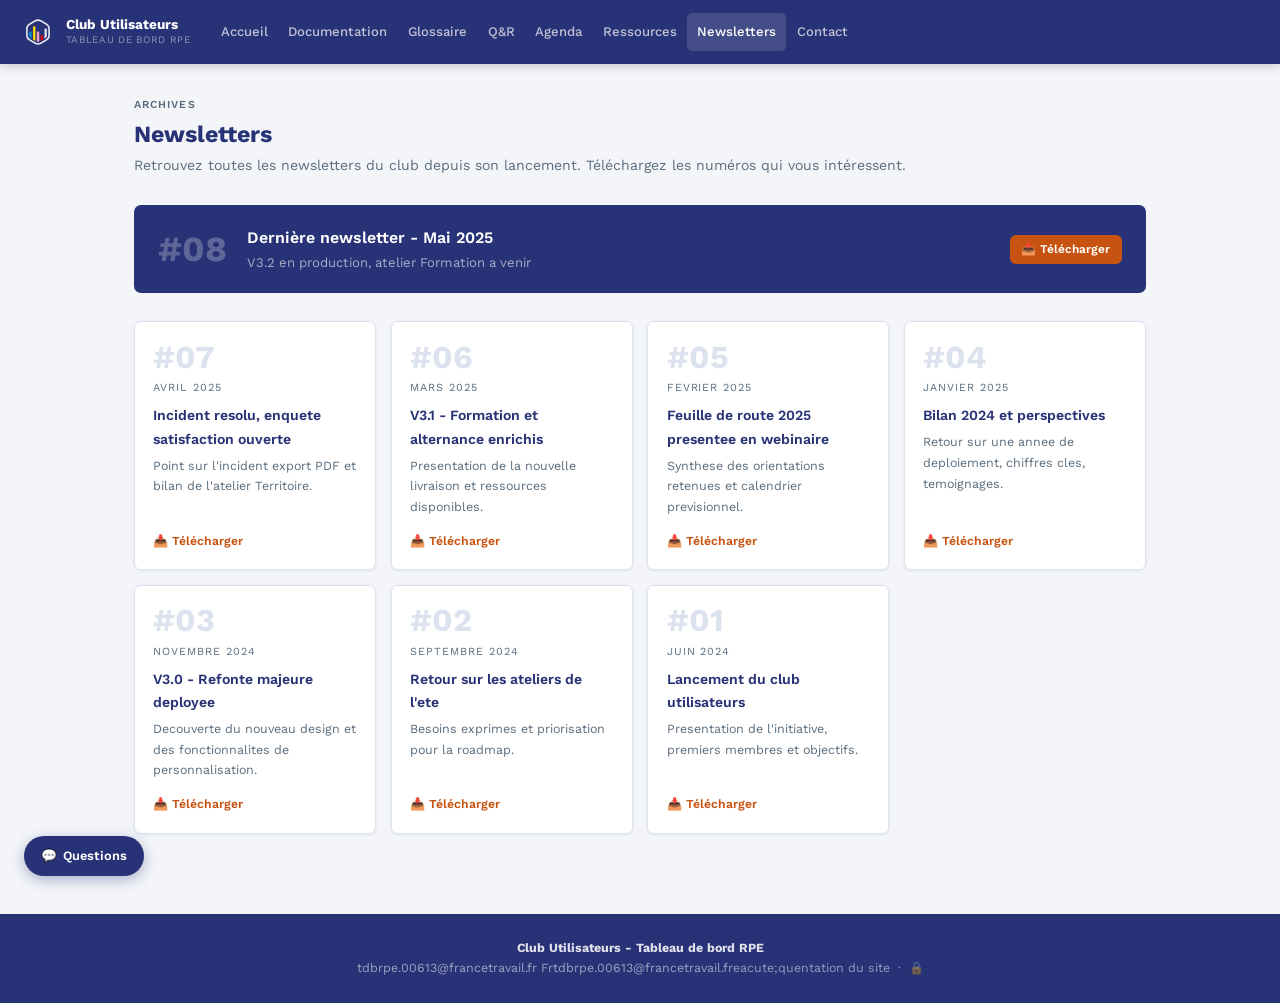
<file: newsletter.html>
<!DOCTYPE html>
<html lang="fr">
<head>
<meta charset="UTF-8"/>
<link rel="icon" type="image/svg+xml" href="logo_rpe.svg"/><meta name="viewport" content="width=device-width,initial-scale=1"/>
<title>Newsletters  -  Club Utilisateurs TDB RPE</title>
<link rel="stylesheet" href="style.css"/>
<style>
.nl-grid{display:grid;grid-template-columns:repeat(auto-fill,minmax(230px,1fr));gap:.9rem;}
.nl-card{background:var(--white);border:1px solid var(--border);border-radius:var(--r);padding:1.15rem;box-shadow:var(--sh);transition:.15s;display:flex;flex-direction:column;}
.nl-card:hover{border-color:var(--teal);}
.nl-num{font-size:2rem;font-weight:700;color:var(--border);line-height:1;margin-bottom:.4rem;}
.nl-period{font-size:.68rem;text-transform:uppercase;letter-spacing:.09em;color:var(--muted);margin-bottom:.45rem;}
.nl-card h4{font-size:.88rem;font-weight:600;color:var(--navy);margin-bottom:.3rem;}
.nl-card p{font-size:.78rem;color:var(--muted);flex:1;}
.nl-dl{display:inline-flex;align-items:center;gap:.35rem;font-size:.76rem;font-weight:600;color:var(--accent);margin-top:.85rem;}
.nl-latest{background:var(--navy);color:#fff;border-radius:var(--r);padding:1.25rem 1.5rem;display:flex;align-items:center;gap:1.25rem;margin-bottom:1.75rem;flex-wrap:wrap;}
.nl-latest-num{font-size:2.2rem;font-weight:700;opacity:.25;line-height:1;}
.nl-latest h3{font-size:1rem;font-weight:600;color:#fff;}
.nl-latest p{font-size:.82rem;color:rgba(255,255,255,.6);}
</style>
</head>
<body>
<nav id="nav">
  <a href="index.html" class="brand"><svg width="36" height="36" viewBox="0 0 70 70" fill="none" xmlns="http://www.w3.org/2000/svg" style="flex-shrink:0;">
<path fill-rule="evenodd" clip-rule="evenodd" d="M40.8076 11.7766C37.2138 9.70174 32.7861 9.70174 29.1923 11.7766L17.7918 18.3587C14.198 20.4336 11.9841 24.2681 11.9841 28.4179V41.582C11.9841 45.7319 14.198 49.5663 17.7918 51.6413L29.1923 58.2233C32.7861 60.2983 37.2138 60.2983 40.8076 58.2233L52.2082 51.6413C55.802 49.5663 58.0159 45.7319 58.0159 41.582V28.4179C58.0159 24.2681 55.802 20.4336 52.2082 18.3587L40.8076 11.7766ZM39.6193 14.6402C36.7767 12.999 33.2746 12.999 30.432 14.6402L19.665 20.8565C16.8224 22.4977 15.0713 25.5306 15.0713 28.8131V41.2456C15.0713 44.5279 16.8224 47.561 19.665 49.2022L30.432 55.4185C33.2746 57.0596 36.7767 57.0596 39.6193 55.4185L50.3863 49.2022C53.2289 47.561 54.98 44.5279 54.98 41.2456V28.8131C54.98 25.5306 53.2289 22.4977 50.3863 20.8565L39.6193 14.6402Z" fill="rgba(255,255,255,0.9)"/>
<path d="M37.4874 53.553C35.8802 54.0211 34.1707 54.0211 32.5635 53.553V36.6704C32.5635 35.3107 33.6657 34.2085 35.0254 34.2085C36.3852 34.2085 37.4874 35.3107 37.4874 36.6704V53.553Z" fill="#F29FC5"/>
<path d="M29.9123 52.3133L25.3672 49.6823V26.2547C25.3672 24.9997 26.3847 23.9822 27.6398 23.9822C28.8948 23.9822 29.9123 24.9997 29.9123 26.2547V52.3133Z" fill="#FFE000"/>
<path d="M52.2593 42.1451C51.6943 44.4606 50.2102 46.4833 48.0995 47.7051L47.5879 48.0013V30.7366C47.5879 29.4466 48.6337 28.4009 49.9236 28.4009C51.2135 28.4009 52.2593 29.4466 52.2593 30.7366V42.1451Z" fill="rgba(255,255,255,0.85)"/>
<path d="M22.5894 48.0742L21.9516 47.705C19.8409 46.4833 18.3567 44.4606 17.7917 42.1451V36.6073C17.7917 35.2825 18.8657 34.2085 20.1906 34.2085C21.5154 34.2085 22.5894 35.2825 22.5894 36.6073V48.0742Z" fill="#008ECF"/>
<path d="M44.9363 49.536L40.1387 52.3132V43.299C40.1387 41.9742 41.2127 40.9001 42.5375 40.9001C43.8623 40.9001 44.9363 41.9742 44.9363 43.299V49.536Z" fill="#E1000F"/>
</svg><div><span class="brand-name">Club Utilisateurs</span><span class="brand-sub">Tableau de bord RPE</span></div></a>
  <div class="nav-links">
    <a href="index.html">Accueil</a><a href="documentation.html">Documentation</a>
    <a href="glossaire.html">Glossaire</a><a href="qr.html">Q&amp;R</a><a href="agenda.html">Agenda</a>
    <a href="ressources.html">Ressources</a><a href="newsletter.html">Newsletters</a>
    <a href="contact.html">Contact</a>
  </div>
  <button class="hamburger" onclick="toggleNav()">&#9776;</button>
</nav>
<div id="mob-menu">
  <a href="index.html">Accueil</a><a href="documentation.html">Documentation</a>
  <a href="glossaire.html">Glossaire</a>
  <a href="qr.html">Q&amp;R</a><a href="agenda.html">Agenda</a>
  <a href="ressources.html">Ressources</a><a href="newsletter.html">Newsletters</a>
  <a href="contact.html">Contact</a>
</div>

<div class="pw">
  <div class="sec-label">Archives</div>
  <h1 class="page-title">Newsletters</h1>
  <p class="page-sub">Retrouvez toutes les newsletters du club depuis son lancement. T&eacute;l&eacute;chargez les num&eacute;ros qui vous int&eacute;ressent.</p>
  <div id="nl-add"></div>
  <div id="nl-latest-wrap"></div>
  <div class="nl-grid" id="nl-body"></div>
</div>

<footer><strong>Club Utilisateurs  -  Tableau de bord RPE</strong><br/>
<a href="mailto:tdbrpe.00613@francetravail.fr">tdbrpe.00613@francetravail.fr</a>
    <a href="frequentation.html">Frtdbrpe.00613@francetravail.fr</a>eacute;quentation du site</a> &nbsp;&middot;&nbsp;
<button onclick="openLoginModal()" style="background:none;border:none;cursor:pointer;color:rgba(255,255,255,.4);font-size:.75rem;font-family:inherit;">&#128274;</button>
</footer>
<div id="toast"></div>
<script src="data.js"></script><script src="visits.js"></script><script src="nav.js"></script><script src="admin.js"></script>
<script>
DB.init();VISITS.seed();initAdmin();VISITS.record();
function _refreshPage(){
  document.getElementById('nl-add').innerHTML=admAdd('newsletters','une newsletter');
  const items=DB.section('newsletters');
  const latest=items.find(n=>n.latest);
  document.getElementById('nl-latest-wrap').innerHTML=latest?`<div class="nl-latest">
    <div class="nl-latest-num">${latest.num}</div>
    <div style="flex:1;"><h3>Derni&egrave;re newsletter  -  ${latest.period}</h3><p>${latest.title}</p></div>
    ${latest.url?`<a href="${latest.url}" class="btn btn-accent btn-sm" target="_blank">&#128229; T&eacute;l&eacute;charger</a>`:''}
    ${admCtrl('newsletters',latest.id)}
  </div>`:admCtrl('newsletters',latest?.id)||'';
  document.getElementById('nl-body').innerHTML=
    items.filter(n=>!n.latest).map(n=>`<div class="nl-card">
      <div class="nl-num">${n.num}</div>
      <div class="nl-period">${n.period}</div>
      <h4>${n.title}</h4>
      <p>${n.desc||''}</p>
      ${n.url?`<a href="${n.url}" class="nl-dl" target="_blank">&#128229; T&eacute;l&eacute;charger</a>`:''}
      ${admCtrl('newsletters',n.id)}
    </div>`).join('');
}
_refreshPage();
</script>
</body></html>
</file>
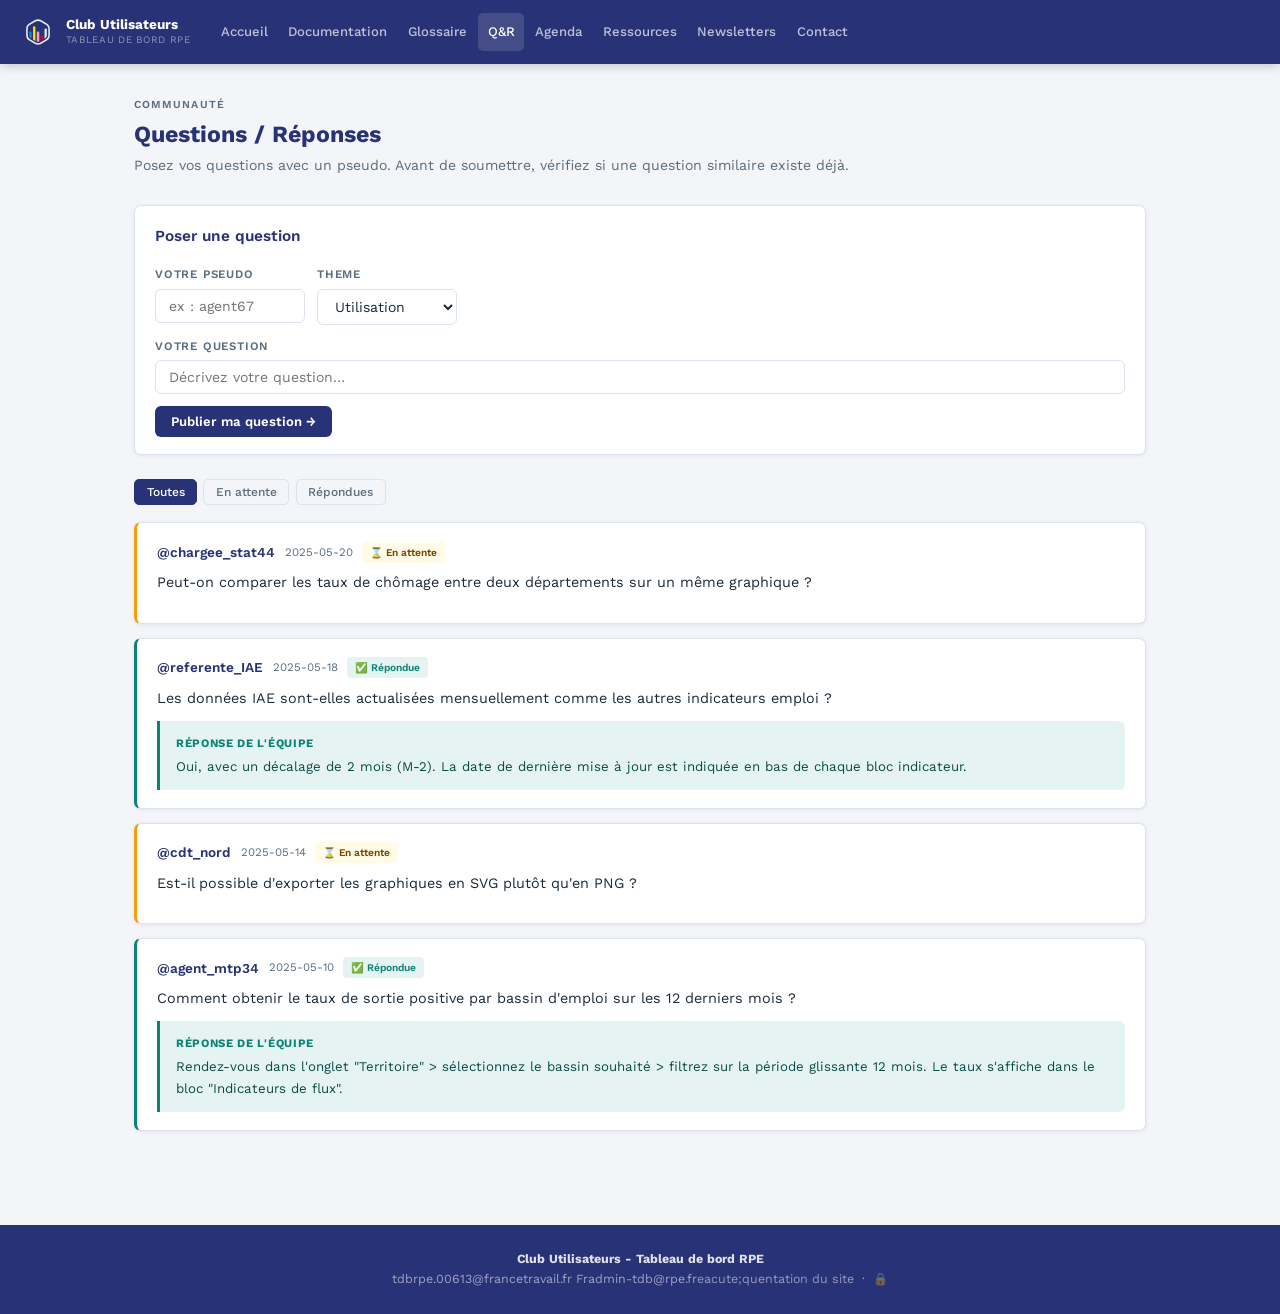
<file: qr.html>
<!DOCTYPE html>
<html lang="fr">
<head>
<meta charset="UTF-8"/>
<link rel="icon" type="image/svg+xml" href="logo_rpe.svg"/><meta name="viewport" content="width=device-width,initial-scale=1"/>
<title>Questions / Réponses  -  Club Utilisateurs TDB RPE</title>
<link rel="stylesheet" href="style.css"/>
<style>
.qa-item{background:var(--white);border:1px solid var(--border);border-radius:var(--r);padding:1.1rem 1.25rem;margin-bottom:.85rem;box-shadow:var(--sh);}
.qa-item.answered{border-left:3px solid var(--teal);}
.qa-item.pending{border-left:3px solid #f59e0b;}
.qa-meta{display:flex;align-items:center;gap:.6rem;flex-wrap:wrap;margin-bottom:.5rem;}
.qa-pseudo{font-weight:600;font-size:.85rem;color:var(--navy);}
.qa-date{font-size:.72rem;color:var(--muted);}
.qa-q{font-size:.9rem;color:var(--text);margin-bottom:.65rem;}
.qa-ans{background:var(--teal-bg);border-left:3px solid var(--teal);border-radius:0 6px 6px 0;padding:.8rem 1rem;font-size:.83rem;color:#0a4c45;}
.qa-ans strong{color:var(--teal);display:block;font-size:.71rem;text-transform:uppercase;letter-spacing:.06em;margin-bottom:.2rem;}
.similar-box{background:#fffbe6;border:1px solid #fcd34d;border-radius:var(--r);padding:.9rem 1.1rem;margin-bottom:.8rem;display:none;}
.similar-box h4{font-size:.78rem;font-weight:600;color:#7a4700;margin-bottom:.5rem;}
.similar-item{background:#fff;border:1px solid #fcd34d;border-radius:5px;padding:.55rem .8rem;margin-bottom:.4rem;cursor:pointer;font-size:.82rem;color:var(--text);transition:.15s;}
.similar-item:hover{border-color:var(--teal);background:var(--teal-bg);}
.admin-reply-area{margin-top:.75rem;display:none;}
.admin-reply-area textarea{width:100%;min-height:65px;padding:.5rem .8rem;border:1.5px solid var(--border);border-radius:6px;font-family:'Work Sans',sans-serif;font-size:.83rem;resize:vertical;outline:none;}
.admin-reply-area textarea:focus{border-color:var(--teal);}
</style>
</head>
<body>
<nav id="nav">
  <a href="index.html" class="brand">
    <svg width="36" height="36" viewBox="0 0 70 70" fill="none" xmlns="http://www.w3.org/2000/svg" style="flex-shrink:0;">
<path fill-rule="evenodd" clip-rule="evenodd" d="M40.8076 11.7766C37.2138 9.70174 32.7861 9.70174 29.1923 11.7766L17.7918 18.3587C14.198 20.4336 11.9841 24.2681 11.9841 28.4179V41.582C11.9841 45.7319 14.198 49.5663 17.7918 51.6413L29.1923 58.2233C32.7861 60.2983 37.2138 60.2983 40.8076 58.2233L52.2082 51.6413C55.802 49.5663 58.0159 45.7319 58.0159 41.582V28.4179C58.0159 24.2681 55.802 20.4336 52.2082 18.3587L40.8076 11.7766ZM39.6193 14.6402C36.7767 12.999 33.2746 12.999 30.432 14.6402L19.665 20.8565C16.8224 22.4977 15.0713 25.5306 15.0713 28.8131V41.2456C15.0713 44.5279 16.8224 47.561 19.665 49.2022L30.432 55.4185C33.2746 57.0596 36.7767 57.0596 39.6193 55.4185L50.3863 49.2022C53.2289 47.561 54.98 44.5279 54.98 41.2456V28.8131C54.98 25.5306 53.2289 22.4977 50.3863 20.8565L39.6193 14.6402Z" fill="rgba(255,255,255,0.9)"/>
<path d="M37.4874 53.553C35.8802 54.0211 34.1707 54.0211 32.5635 53.553V36.6704C32.5635 35.3107 33.6657 34.2085 35.0254 34.2085C36.3852 34.2085 37.4874 35.3107 37.4874 36.6704V53.553Z" fill="#F29FC5"/>
<path d="M29.9123 52.3133L25.3672 49.6823V26.2547C25.3672 24.9997 26.3847 23.9822 27.6398 23.9822C28.8948 23.9822 29.9123 24.9997 29.9123 26.2547V52.3133Z" fill="#FFE000"/>
<path d="M52.2593 42.1451C51.6943 44.4606 50.2102 46.4833 48.0995 47.7051L47.5879 48.0013V30.7366C47.5879 29.4466 48.6337 28.4009 49.9236 28.4009C51.2135 28.4009 52.2593 29.4466 52.2593 30.7366V42.1451Z" fill="rgba(255,255,255,0.85)"/>
<path d="M22.5894 48.0742L21.9516 47.705C19.8409 46.4833 18.3567 44.4606 17.7917 42.1451V36.6073C17.7917 35.2825 18.8657 34.2085 20.1906 34.2085C21.5154 34.2085 22.5894 35.2825 22.5894 36.6073V48.0742Z" fill="#008ECF"/>
<path d="M44.9363 49.536L40.1387 52.3132V43.299C40.1387 41.9742 41.2127 40.9001 42.5375 40.9001C43.8623 40.9001 44.9363 41.9742 44.9363 43.299V49.536Z" fill="#E1000F"/>
</svg>
    <div><span class="brand-name">Club Utilisateurs</span><span class="brand-sub">Tableau de bord RPE</span></div>
  </a>
  <div class="nav-links">
    <a href="index.html">Accueil</a><a href="documentation.html">Documentation</a>
    <a href="glossaire.html">Glossaire</a><a href="qr.html">Q&amp;R</a>
    <a href="agenda.html">Agenda</a><a href="ressources.html">Ressources</a>
    <a href="newsletter.html">Newsletters</a><a href="contact.html">Contact</a>
  </div>
  <button class="hamburger" onclick="toggleNav()">&#9776;</button>
</nav>
<div id="mob-menu">
  <a href="index.html">Accueil</a><a href="documentation.html">Documentation</a>
  <a href="glossaire.html">Glossaire</a><a href="qr.html">Q&amp;R</a>
  <a href="agenda.html">Agenda</a><a href="ressources.html">Ressources</a>
  <a href="newsletter.html">Newsletters</a><a href="contact.html">Contact</a>
</div>

<div class="pw">
  <div class="sec-label">Communauté</div>
  <h1 class="page-title">Questions / R&eacute;ponses</h1>
  <p class="page-sub">Posez vos questions avec un pseudo. Avant de soumettre, v&eacute;rifiez si une question similaire existe d&eacute;j&agrave;.</p>

  <div class="card" style="margin-bottom:1.5rem;">
    <h3 style="margin-bottom:1rem;">Poser une question</h3>
    <div style="display:grid;grid-template-columns:150px 140px 1fr;gap:.75rem;margin-bottom:.75rem;">
      <div class="form-group" style="margin:0;">
        <label>Votre pseudo</label>
        <input class="fc" id="qa-pseudo" type="text" placeholder="ex : agent67" maxlength="30"/>
      </div>
      <div class="form-group" style="margin:0;">
        <label>Theme</label>
        <select class="fc" id="qa-theme">
          <option value="Utilisation">Utilisation</option>
          <option value="Definition">Definition</option>
          <option value="Amelioration">Amelioration</option>
          <option value="Anomalie">Anomalie</option>
          <option value="Donnees">Donnees</option>
          <option value="Autre">Autre</option>
        </select>
      </div>
      <div class="form-group" style="margin:0;grid-column:1/-1;">
        <label>Votre question</label>
        <input class="fc" id="qa-text" type="text" placeholder="D&eacute;crivez votre question&hellip;" oninput="onQInput(this.value)"/>
      </div>
    </div>
    <div class="similar-box" id="similar-box">
      <h4>&#9888;&#65039; Questions similaires d&eacute;j&agrave; pos&eacute;es  -  votre r&eacute;ponse s'y trouve peut-&ecirc;tre&nbsp;:</h4>
      <div id="similar-list"></div>
    </div>
    <button class="btn btn-primary" onclick="submitQ()">Publier ma question &rarr;</button>
  </div>

  <div style="display:flex;gap:.4rem;flex-wrap:wrap;margin-bottom:1.1rem;">
    <button class="gf-btn on" onclick="setQFilter('all',this)">Toutes</button>
    <button class="gf-btn" onclick="setQFilter('pending',this)">En attente</button>
    <button class="gf-btn" onclick="setQFilter('answered',this)">R&eacute;pondues</button>
  </div>
  <div id="qa-list"></div>
</div>

<footer><strong>Club Utilisateurs  -  Tableau de bord RPE</strong><br/>
<a href="mailto:tdbrpe.00613@francetravail.fr">tdbrpe.00613@francetravail.fr</a>
    <a href="frequentation.html">Fradmin-tdb@rpe.fr</a>eacute;quentation du site</a> &nbsp;&middot;&nbsp;
<button onclick="openLoginModal()" style="background:none;border:none;cursor:pointer;color:rgba(255,255,255,.4);font-size:.75rem;font-family:inherit;">&#128274;</button>
</footer>
<div id="toast"></div>
<script src="data.js"></script><script src="visits.js"></script><script src="nav.js"></script><script src="admin.js"></script>
<script>
DB.init();VISITS.seed();initAdmin();VISITS.record();
const QA_KEY='rpe_qa_v2';
let qaFilter='all';

const defaultQA=[
  {id:1,pseudo:'agent_mtp34',date:'2025-05-10',q:'Comment obtenir le taux de sortie positive par bassin d\'emploi sur les 12 derniers mois ?',a:'Rendez-vous dans l\'onglet "Territoire" > sélectionnez le bassin souhaité > filtrez sur la période glissante 12 mois. Le taux s\'affiche dans le bloc "Indicateurs de flux".',s:'answered'},
  {id:2,pseudo:'cdt_nord',date:'2025-05-14',q:'Est-il possible d\'exporter les graphiques en SVG plutôt qu\'en PNG ?',a:null,s:'pending'},
  {id:3,pseudo:'referente_IAE',date:'2025-05-18',q:'Les données IAE sont-elles actualisées mensuellement comme les autres indicateurs emploi ?',a:'Oui, avec un décalage de 2 mois (M-2). La date de dernière mise à jour est indiquée en bas de chaque bloc indicateur.',s:'answered'},
  {id:4,pseudo:'chargee_stat44',date:'2025-05-20',q:'Peut-on comparer les taux de chômage entre deux départements sur un même graphique ?',a:null,s:'pending'},
];
function loadQA(){const s=localStorage.getItem(QA_KEY);return s?JSON.parse(s):defaultQA;}
function saveQA(d){localStorage.setItem(QA_KEY,JSON.stringify(d));}

function setQFilter(f,btn){
  qaFilter=f;
  document.querySelectorAll('.gf-btn').forEach(b=>b.classList.remove('on'));
  btn.classList.add('on');
  renderQA();
}

/* smart duplicate detection */
function onQInput(val){
  const box=document.getElementById('similar-box');
  const words=val.toLowerCase().split(/\s+/).filter(w=>w.length>3);
  if(!words.length||val.length<8){box.style.display='none';return;}
  const matches=loadQA().filter(q=>{
    return words.filter(w=>q.q.toLowerCase().includes(w)).length>=Math.min(2,words.length);
  }).slice(0,3);
  if(!matches.length){box.style.display='none';return;}
  box.style.display='block';
  document.getElementById('similar-list').innerHTML=matches.map(m=>`<div class="similar-item" onclick="scrollToQ(${m.id})">
    <strong>@${m.pseudo}</strong> &middot; ${m.s==='answered'?'<span style="color:var(--teal)">&#9989; R&eacute;pondue</span>':'<span style="color:#b45309">&#8987; En attente</span>'}
    <div style="margin-top:.2rem;">${m.q}</div></div>`).join('');
}
function scrollToQ(id){
  const el=document.getElementById('qai-'+id);
  if(el){el.scrollIntoView({behavior:'smooth',block:'center'});el.style.background='#fffbe6';setTimeout(()=>el.style.background='',1500);}
  document.getElementById('similar-box').style.display='none';
}

function submitQ(){
  const pseudo=document.getElementById('qa-pseudo').value.trim();
  const text=document.getElementById('qa-text').value.trim();
  if(!pseudo||!text){showToast('Pseudo et question requis',false);return;}
  const theme=document.getElementById('qa-theme').value;
  const data=loadQA();
  data.push({id:Date.now(),pseudo,date:new Date().toISOString().slice(0,10),q:text,theme,a:null,s:'pending'});
  saveQA(data);
  document.getElementById('qa-pseudo').value='';
  document.getElementById('qa-text').value='';
  document.getElementById('similar-box').style.display='none';
  renderQA();
  showToast('&#128172; Question publiée !');
}

function saveReply(id){
  const ta=document.getElementById('reply-'+id);
  const txt=ta.value.trim();
  if(!txt){showToast('Réponse vide',false);return;}
  const theme=document.getElementById('qa-theme').value;
  const data=loadQA();
  const q=data.find(x=>x.id==id);
  if(q){q.a=txt;q.s='answered';}
  saveQA(data);
  renderQA();
  showToast('&#9989; Réponse publiée');
}
function deleteQ(id){
  if(!confirm('Supprimer cette question ?'))return;
  saveQA(loadQA().filter(x=>x.id!=id));
  renderQA();
  showToast('Question supprimée');
}
function editReply(id){
  const theme=document.getElementById('qa-theme').value;
  const data=loadQA();const q=data.find(x=>x.id==id);
  if(q){q.a=null;q.s='pending';}saveQA(data);renderQA();
}

function renderQA(){
  const list=document.getElementById('qa-list');
  const data=loadQA().slice().reverse().filter(q=>
    qaFilter==='all'||(qaFilter==='answered'&&q.s==='answered')||(qaFilter==='pending'&&q.s==='pending'));
  if(!data.length){list.innerHTML='<div style="text-align:center;padding:2.5rem;color:var(--muted);">Aucune question pour le moment.</div>';return;}
  list.innerHTML=data.map(q=>`<div class="qa-item ${q.s}" id="qai-${q.id}" style="transition:background .4s;">
    <div class="qa-meta">
      <span class="qa-pseudo">@${q.pseudo}</span>
      <span class="qa-date">${q.date}</span>${q.theme?`<span class="badge badge-gray">${q.theme}</span>`:''}
      <span class="badge ${q.s==='answered'?'badge-teal':'badge-amber'}">${q.s==='answered'?'&#9989; R&eacute;pondue':'&#8987; En attente'}</span>
    </div>
    <div class="qa-q">${q.q}</div>
    ${q.a?`<div class="qa-ans"><strong>R&eacute;ponse de l'&eacute;quipe</strong>${q.a}</div>`:''}
    ${isAdmin()&&!q.a?`<div class="admin-reply-area" style="display:block;">
      <textarea id="reply-${q.id}" placeholder="Saisir la réponse&hellip;"></textarea>
      <button class="btn btn-teal btn-sm" style="margin-top:.5rem;" onclick="saveReply(${q.id})">Publier la r&eacute;ponse</button>
    </div>`:''}
    ${isAdmin()&&q.a?`<div class="adm-ctrl"><button class="adm-btn" onclick="editReply(${q.id})">&#9998; Modifier la r&eacute;ponse</button></div>`:''}
    ${isAdmin()?`<div class="adm-ctrl" style="margin-top:.4rem;"><button class="adm-btn del" onclick="deleteQ(${q.id})">&#128465; Supprimer la question</button></div>`:''}
  </div>`).join('');
}

function _refreshPage(){renderQA();}
renderQA();
</script>
</body></html>
</file>
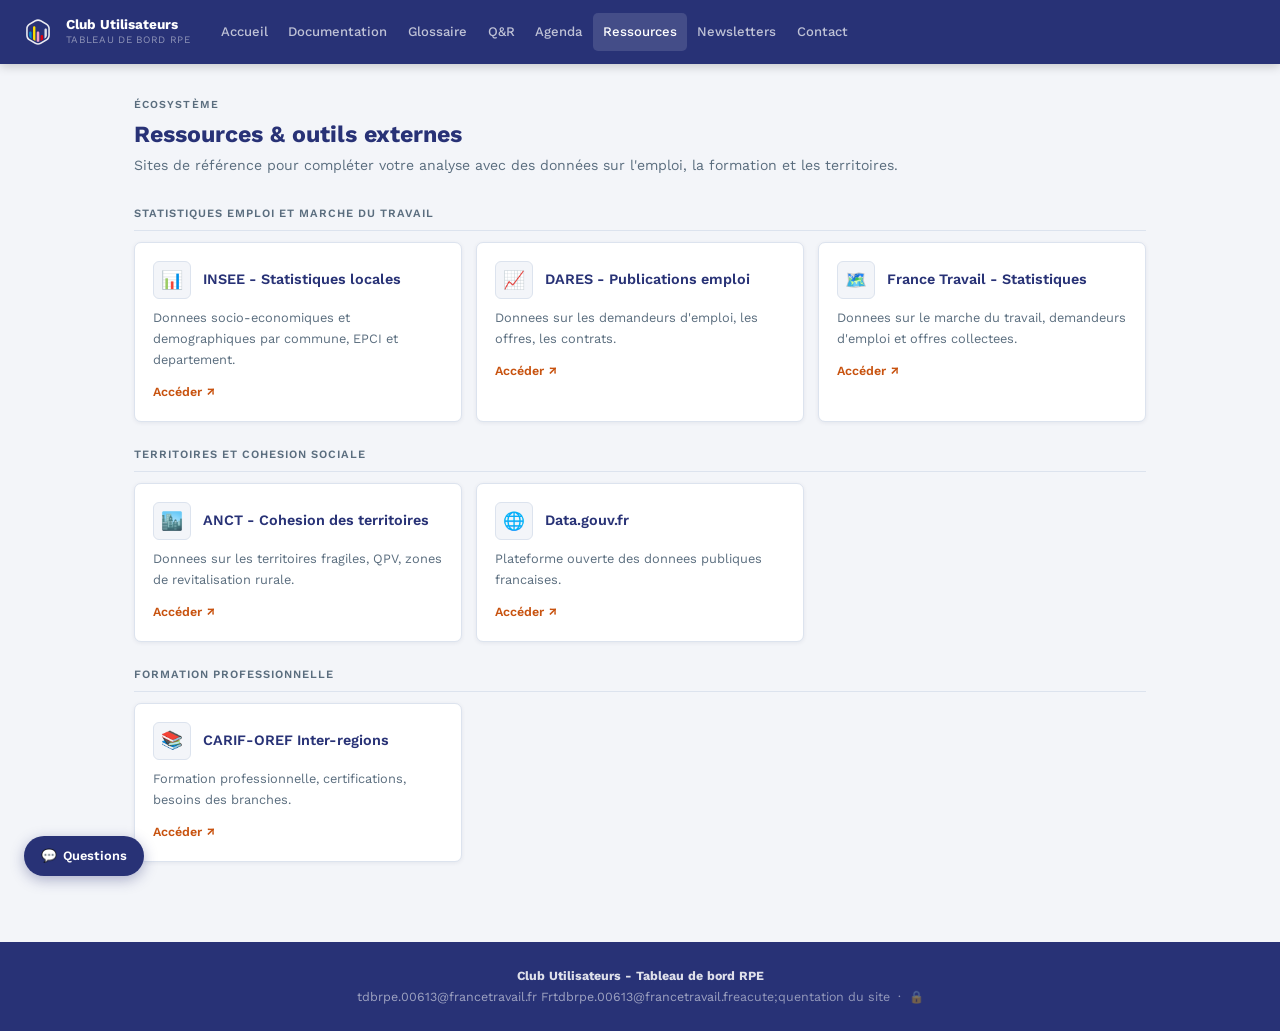
<file: ressources.html>
<!DOCTYPE html>
<html lang="fr">
<head>
<meta charset="UTF-8"/>
<link rel="icon" type="image/svg+xml" href="logo_rpe.svg"/><meta name="viewport" content="width=device-width,initial-scale=1"/>
<title>Ressources  -  Club Utilisateurs TDB RPE</title>
<link rel="stylesheet" href="style.css"/>
<style>
.res-ext{background:var(--white);border:1px solid var(--border);border-radius:var(--r);padding:1.15rem;box-shadow:var(--sh);display:flex;flex-direction:column;gap:.5rem;transition:.15s;}
.res-ext:hover{border-color:var(--teal);}
.res-ext-hdr{display:flex;align-items:center;gap:.75rem;}
.res-logo{width:38px;height:38px;border-radius:6px;background:var(--bg);border:1px solid var(--border);display:flex;align-items:center;justify-content:center;font-size:1.1rem;flex-shrink:0;}
.res-link{display:inline-flex;align-items:center;gap:.3rem;font-size:.78rem;font-weight:600;color:var(--accent);margin-top:.25rem;}
.res-link:hover{color:var(--navy);}
.cat-label{font-size:.7rem;font-weight:600;text-transform:uppercase;letter-spacing:.09em;color:var(--muted);margin:1.5rem 0 .65rem;padding-bottom:.4rem;border-bottom:1px solid var(--border);}
</style>
</head>
<body>
<nav id="nav">
  <a href="index.html" class="brand"><svg width="36" height="36" viewBox="0 0 70 70" fill="none" xmlns="http://www.w3.org/2000/svg" style="flex-shrink:0;">
<path fill-rule="evenodd" clip-rule="evenodd" d="M40.8076 11.7766C37.2138 9.70174 32.7861 9.70174 29.1923 11.7766L17.7918 18.3587C14.198 20.4336 11.9841 24.2681 11.9841 28.4179V41.582C11.9841 45.7319 14.198 49.5663 17.7918 51.6413L29.1923 58.2233C32.7861 60.2983 37.2138 60.2983 40.8076 58.2233L52.2082 51.6413C55.802 49.5663 58.0159 45.7319 58.0159 41.582V28.4179C58.0159 24.2681 55.802 20.4336 52.2082 18.3587L40.8076 11.7766ZM39.6193 14.6402C36.7767 12.999 33.2746 12.999 30.432 14.6402L19.665 20.8565C16.8224 22.4977 15.0713 25.5306 15.0713 28.8131V41.2456C15.0713 44.5279 16.8224 47.561 19.665 49.2022L30.432 55.4185C33.2746 57.0596 36.7767 57.0596 39.6193 55.4185L50.3863 49.2022C53.2289 47.561 54.98 44.5279 54.98 41.2456V28.8131C54.98 25.5306 53.2289 22.4977 50.3863 20.8565L39.6193 14.6402Z" fill="rgba(255,255,255,0.9)"/>
<path d="M37.4874 53.553C35.8802 54.0211 34.1707 54.0211 32.5635 53.553V36.6704C32.5635 35.3107 33.6657 34.2085 35.0254 34.2085C36.3852 34.2085 37.4874 35.3107 37.4874 36.6704V53.553Z" fill="#F29FC5"/>
<path d="M29.9123 52.3133L25.3672 49.6823V26.2547C25.3672 24.9997 26.3847 23.9822 27.6398 23.9822C28.8948 23.9822 29.9123 24.9997 29.9123 26.2547V52.3133Z" fill="#FFE000"/>
<path d="M52.2593 42.1451C51.6943 44.4606 50.2102 46.4833 48.0995 47.7051L47.5879 48.0013V30.7366C47.5879 29.4466 48.6337 28.4009 49.9236 28.4009C51.2135 28.4009 52.2593 29.4466 52.2593 30.7366V42.1451Z" fill="rgba(255,255,255,0.85)"/>
<path d="M22.5894 48.0742L21.9516 47.705C19.8409 46.4833 18.3567 44.4606 17.7917 42.1451V36.6073C17.7917 35.2825 18.8657 34.2085 20.1906 34.2085C21.5154 34.2085 22.5894 35.2825 22.5894 36.6073V48.0742Z" fill="#008ECF"/>
<path d="M44.9363 49.536L40.1387 52.3132V43.299C40.1387 41.9742 41.2127 40.9001 42.5375 40.9001C43.8623 40.9001 44.9363 41.9742 44.9363 43.299V49.536Z" fill="#E1000F"/>
</svg><div><span class="brand-name">Club Utilisateurs</span><span class="brand-sub">Tableau de bord RPE</span></div></a>
  <div class="nav-links">
    <a href="index.html">Accueil</a><a href="documentation.html">Documentation</a>
    <a href="glossaire.html">Glossaire</a><a href="qr.html">Q&amp;R</a><a href="agenda.html">Agenda</a>
    <a href="ressources.html">Ressources</a><a href="newsletter.html">Newsletters</a>
    <a href="contact.html">Contact</a>
  </div>
  <button class="hamburger" onclick="toggleNav()">&#9776;</button>
</nav>
<div id="mob-menu">
  <a href="index.html">Accueil</a><a href="documentation.html">Documentation</a>
  <a href="glossaire.html">Glossaire</a>
  <a href="qr.html">Q&amp;R</a><a href="agenda.html">Agenda</a>
  <a href="ressources.html">Ressources</a><a href="newsletter.html">Newsletters</a>
  <a href="contact.html">Contact</a>
</div>

<div class="pw">
  <div class="sec-label">Écosystème</div>
  <h1 class="page-title">Ressources &amp; outils externes</h1>
  <p class="page-sub">Sites de r&eacute;f&eacute;rence pour compl&eacute;ter votre analyse avec des donn&eacute;es sur l'emploi, la formation et les territoires.</p>
  <div id="res-add"></div>
  <div id="res-body"></div>
</div>

<footer><strong>Club Utilisateurs  -  Tableau de bord RPE</strong><br/>
<a href="mailto:tdbrpe.00613@francetravail.fr">tdbrpe.00613@francetravail.fr</a>
    <a href="frequentation.html">Frtdbrpe.00613@francetravail.fr</a>eacute;quentation du site</a> &nbsp;&middot;&nbsp;
<button onclick="openLoginModal()" style="background:none;border:none;cursor:pointer;color:rgba(255,255,255,.4);font-size:.75rem;font-family:inherit;">&#128274;</button>
</footer>
<div id="toast"></div>
<script src="data.js"></script><script src="visits.js"></script><script src="nav.js"></script><script src="admin.js"></script>
<script>
DB.init();VISITS.seed();initAdmin();VISITS.record();

function _refreshPage(){
  document.getElementById('res-add').innerHTML=admAdd('ressources','une ressource');
  const items=DB.section('ressources');
  const cats=[...new Set(items.map(r=>r.cat))];
  document.getElementById('res-body').innerHTML=cats.map(cat=>{
    const catItems=items.filter(r=>r.cat===cat);
    return`<div class="cat-label">${cat}</div>
    <div class="grid-2">
      ${catItems.map(r=>`<div class="res-ext">
        <div class="res-ext-hdr"><div class="res-logo">${r.icon||'🔗'}</div><h3 style="font-size:.9rem;">${r.name}</h3></div>
        <p style="font-size:.8rem;color:var(--muted);">${r.desc||''}</p>
        <a href="${r.url}" target="_blank" class="res-link">Acc&eacute;der &#8599;</a>
        ${admCtrl('ressources',r.id)}
      </div>`).join('')}
    </div>`;
  }).join('');
}
_refreshPage();
</script>
</body></html>
</file>
<file: style.css>
@import url('https://fonts.googleapis.com/css2?family=Work+Sans:ital,wght@0,300;0,400;0,500;0,600;0,700;1,400&display=swap');

:root {
  --navy:    #283276;
  --navy2:   #1e2660;
  --accent:  #c85310;
  --teal:    #0b8374;
  --teal-bg: #e5f4f2;
  --bg:      #f3f5f9;
  --white:   #ffffff;
  --border:  #dce3ee;
  --text:    #1a2a38;
  --muted:   #5a6d7e;
  --r:       7px;
  --sh:      0 1px 4px rgba(13,35,64,.07);
}
*, *::before, *::after { box-sizing: border-box; margin: 0; padding: 0; }
html { scroll-behavior: smooth; }
body { font-family: 'Work Sans', sans-serif; background: var(--bg); color: var(--text); font-size: 15px; line-height: 1.65; }
a { color: inherit; text-decoration: none; }
img { max-width: 100%; display: block; }

/* ─── NAV ─────────────────────────────────────── */
#nav {
  position: sticky; top: 0; z-index: 200;
  background: var(--navy);
  display: flex; align-items: center; padding: 0 1.25rem;
  box-shadow: 0 2px 10px rgba(0,0,0,.2);
  min-height: 64px;
}
.brand {
  display: flex; align-items: center; gap: .6rem;
  padding: .6rem 0; margin-right: 1.25rem; text-decoration: none; flex-shrink: 0;
}
.brand-logo-img { height: 40px; width: auto; filter: brightness(0) invert(1); }
.brand-name  { display: block; font-weight: 700; font-size: .85rem; color: #fff; line-height: 1.2; }
.brand-sub   { display: block; font-size: .62rem; color: rgba(255,255,255,.48); text-transform: uppercase; letter-spacing: .07em; }
.nav-links { display: flex; align-items: center; flex-wrap: wrap; gap: .05rem; }
.nav-links a {
  color: rgba(255,255,255,.7); font-size: .82rem; font-weight: 500;
  padding: .5rem .62rem; border-radius: 5px; transition: .15s; white-space: nowrap;
}
.nav-links a:hover, .nav-links a.active { color: #fff; background: rgba(255,255,255,.13); }
.hamburger { display: none; background: none; border: none; color: #fff; font-size: 1.3rem; cursor: pointer; padding: .45rem .3rem; margin-left: .5rem; line-height: 1; }
#mob-menu { display: none; background: var(--navy2); padding: .75rem 1.25rem 1rem; }
#mob-menu a { display: block; color: rgba(255,255,255,.8); padding: .45rem 0; font-size: .9rem; border-bottom: 1px solid rgba(255,255,255,.07); }
#mob-menu a:last-child { border-bottom: none; }

/* ─── ADMIN BAR ───────────────────────────────── */
#adm-bar { background: var(--teal); color: #fff; padding: .5rem 1.25rem; font-size: .8rem; display: flex; align-items: center; gap: .75rem; flex-wrap: wrap; }
#adm-bar strong { font-weight: 600; }
.adm-ctrl { display: flex; gap: .3rem; margin-top: .5rem; flex-wrap: wrap; }
.adm-btn { background: rgba(0,0,0,.04); border: 1px solid var(--border); border-radius: 4px; padding: .22rem .5rem; cursor: pointer; font-size: .73rem; transition: .15s; font-family: 'Work Sans', sans-serif; line-height: 1.4; }
.adm-btn:hover { background: var(--bg); border-color: var(--teal); }
.adm-btn.del:hover { background: #fce8e8; border-color: #f09595; color: #b91c1c; }
.adm-btn.ok { background: var(--teal-bg); border-color: var(--teal); color: var(--teal); }
.adm-btn.ok:hover { background: var(--teal); color: #fff; }
.adm-add { display: inline-flex; align-items: center; gap: .35rem; background: var(--teal-bg); border: 1.5px dashed var(--teal); color: var(--teal); border-radius: 6px; padding: .38rem .9rem; font-size: .78rem; font-weight: 600; cursor: pointer; margin-bottom: 1rem; font-family: 'Work Sans', sans-serif; transition: .15s; }
.adm-add:hover { background: var(--teal); color: #fff; }

/* ─── MODALS ──────────────────────────────────── */
#adm-modal-bg { display: none; position: fixed; inset: 0; background: rgba(0,0,0,.45); z-index: 700; align-items: flex-start; justify-content: center; padding: 1.25rem 1rem; overflow-y: auto; }
#adm-modal-bg.open { display: flex; }
#adm-modal { background: #fff; border-radius: 10px; padding: 1.6rem; width: min(600px, 100%); box-shadow: 0 8px 32px rgba(0,0,0,.2); margin: auto; }
#adm-modal h3 { font-size: 1rem; font-weight: 700; color: var(--navy); margin-bottom: 1.1rem; }
.adm-form-grid { display: grid; grid-template-columns: 1fr 1fr; gap: .6rem .8rem; }
.adm-field label { display: block; font-size: .69rem; font-weight: 600; color: var(--muted); text-transform: uppercase; letter-spacing: .07em; margin-bottom: .26rem; }
.span2 { grid-column: 1/-1; }
.modal-bg { display: none; position: fixed; inset: 0; background: rgba(0,0,0,.42); z-index: 500; align-items: flex-start; justify-content: center; padding: 1.5rem 1rem; overflow-y: auto; }
.modal-bg.open { display: flex; }
.modal { background: var(--white); border-radius: 10px; padding: 1.6rem; width: min(440px, 100%); box-shadow: 0 8px 32px rgba(0,0,0,.18); margin: auto; }
.modal h3 { margin-bottom: 1.1rem; }

/* ─── PAGE WRAPPER ────────────────────────────── */
.pw { max-width: 1060px; margin: 0 auto; padding: 2rem 1.5rem; }

/* ─── TYPOGRAPHY ──────────────────────────────── */
.page-title { font-size: 1.45rem; font-weight: 700; color: var(--navy); line-height: 1.3; margin-bottom: .3rem; }
.page-sub   { font-size: .88rem; color: var(--muted); margin-bottom: 1.75rem; }
.sec-label  { font-size: .67rem; font-weight: 600; letter-spacing: .1em; text-transform: uppercase; color: var(--muted); margin-bottom: .35rem; }
h3 { font-size: .96rem; font-weight: 600; color: var(--navy); }
h4 { font-size: .87rem; font-weight: 600; color: var(--navy); }

/* ─── TABS ────────────────────────────────────── */
.tabs { display: flex; flex-wrap: wrap; gap: .3rem; border-bottom: 1px solid var(--border); margin-bottom: 1.75rem; padding-bottom: .55rem; }
.tab { background: none; border: 1px solid transparent; color: var(--muted); font-family: 'Work Sans', sans-serif; font-size: .79rem; font-weight: 500; padding: .36rem .82rem; border-radius: 5px; cursor: pointer; transition: .15s; }
.tab:hover { color: var(--text); background: var(--white); border-color: var(--border); }
.tab.active { color: var(--navy); background: var(--white); border-color: var(--border); font-weight: 600; }
.tab-panel { display: none; }
.tab-panel.active { display: block; }

/* ─── CARDS / GRID ────────────────────────────── */
.card { background: var(--white); border: 1px solid var(--border); border-radius: var(--r); padding: 1.1rem 1.25rem; box-shadow: var(--sh); }
.grid-2 { display: grid; grid-template-columns: repeat(auto-fill, minmax(260px, 1fr)); gap: .85rem; }
.grid-3 { display: grid; grid-template-columns: repeat(auto-fill, minmax(200px, 1fr)); gap: .85rem; }

/* ─── BUTTONS ─────────────────────────────────── */
.btn { display: inline-flex; align-items: center; justify-content: center; gap: .4rem; padding: .48rem 1rem; border-radius: 6px; font-family: 'Work Sans', sans-serif; font-size: .82rem; font-weight: 600; cursor: pointer; border: none; transition: .15s; white-space: nowrap; text-decoration: none; }
.btn-primary { background: var(--navy); color: #fff; }
.btn-primary:hover { background: var(--navy2); }
.btn-accent { background: var(--accent); color: #fff; }
.btn-accent:hover { filter: brightness(.92); }
.btn-teal { background: var(--teal); color: #fff; }
.btn-teal:hover { filter: brightness(.92); }
.btn-ghost { background: none; border: 1px solid var(--border); color: var(--text); }
.btn-ghost:hover { border-color: var(--teal); color: var(--teal); }
.btn-sm { font-size: .74rem; padding: .32rem .72rem; }

/* ─── FORMS ───────────────────────────────────── */
.form-group { margin-bottom: .85rem; }
.form-group label { display: block; font-size: .72rem; font-weight: 600; color: var(--muted); text-transform: uppercase; letter-spacing: .07em; margin-bottom: .28rem; }
.fc { width: 100%; padding: .5rem .82rem; border: 1.5px solid var(--border); border-radius: 6px; font-family: 'Work Sans', sans-serif; font-size: .88rem; color: var(--text); background: #fff; outline: none; transition: .15s; }
.fc:focus { border-color: var(--teal); }
textarea.fc { resize: vertical; min-height: 78px; }
select.fc { cursor: pointer; }

/* ─── BADGES ──────────────────────────────────── */
.badge { display: inline-block; font-size: .64rem; font-weight: 600; padding: .13rem .48rem; border-radius: 4px; }
.badge-navy   { background: #e5eaf4; color: var(--navy); }
.badge-teal   { background: var(--teal-bg); color: var(--teal); }
.badge-orange { background: #fdeee6; color: #8b3a0c; }
.badge-green  { background: #e8f5e9; color: #1b5e20; }
.badge-amber  { background: #fffbe6; color: #7a4700; }
.badge-red    { background: #fce8e8; color: #9b1c1c; }
.badge-gray   { background: #eef0f3; color: var(--muted); }
.badge-purple { background: #f3e8ff; color: #6b21a8; }

/* ─── ALERTS ──────────────────────────────────── */
.alert-card { border-radius: var(--r); padding: .9rem 1.1rem; font-size: .86rem; border: 1px solid transparent; margin-bottom: .75rem; }
.alert-warn { background: #fff7ed; border-color: #fed7aa; }
.alert-info { background: #eff6ff; border-color: #bfdbfe; }
.alert-ok   { background: #f0fdf4; border-color: #bbf7d0; }

/* ─── TOAST ───────────────────────────────────── */
#toast { position: fixed; bottom: 1.5rem; right: 1.5rem; z-index: 999; background: var(--teal); color: #fff; padding: .6rem 1.15rem; border-radius: 7px; font-size: .82rem; font-weight: 600; transform: translateY(80px); opacity: 0; transition: .3s cubic-bezier(.34,1.56,.64,1); pointer-events: none; max-width: calc(100vw - 3rem); }
#toast.show { transform: translateY(0); opacity: 1; }

/* ─── FLOATING Q&R ────────────────────────────── */
#qr-float { position: fixed; bottom: 1.5rem; left: 1.5rem; z-index: 300; background: var(--navy); color: #fff; border-radius: 50px; padding: .6rem 1.05rem; font-size: .8rem; font-weight: 600; display: flex; align-items: center; gap: .38rem; box-shadow: 0 4px 14px rgba(40,50,118,.35); text-decoration: none; transition: .2s; }
#qr-float:hover { background: var(--navy2); transform: translateY(-2px); box-shadow: 0 6px 18px rgba(40,50,118,.4); }
#qr-float .qf-lbl { max-width: 80px; white-space: nowrap; overflow: hidden; }
@media(max-width:480px){ #qr-float .qf-lbl { display: none; } #qr-float { padding: .6rem .75rem; border-radius: 50%; } }

/* ─── SEARCH ENGINE ───────────────────────────── */
.search-wrap { max-width: 680px; margin: 0 auto 1.75rem; position: relative; }
.search-input-wrap { display: flex; gap: 0; box-shadow: 0 2px 12px rgba(40,50,118,.12); border-radius: 8px; overflow: hidden; }
#site-search { flex: 1; padding: .75rem 1.1rem; border: 1.5px solid var(--border); border-right: none; border-radius: 8px 0 0 8px; font-family: 'Work Sans', sans-serif; font-size: .95rem; outline: none; background: #fff; }
#site-search:focus { border-color: var(--navy); }
.search-btn { background: var(--navy); color: #fff; border: none; padding: .75rem 1.1rem; cursor: pointer; font-size: 1rem; transition: .15s; border-radius: 0 8px 8px 0; }
.search-btn:hover { background: var(--navy2); }
#search-results { position: absolute; top: 100%; left: 0; right: 0; background: #fff; border: 1px solid var(--border); border-radius: 0 0 8px 8px; box-shadow: 0 8px 24px rgba(0,0,0,.12); z-index: 100; max-height: 420px; overflow-y: auto; display: none; }
#search-results.open { display: block; }
.sr-section { border-bottom: 1px solid var(--border); }
.sr-section:last-child { border-bottom: none; }
.sr-section-title { font-size: .67rem; font-weight: 700; text-transform: uppercase; letter-spacing: .09em; color: var(--muted); padding: .6rem 1rem .3rem; background: var(--bg); }
.sr-item { display: flex; align-items: flex-start; gap: .7rem; padding: .55rem 1rem; cursor: pointer; transition: .12s; text-decoration: none; color: var(--text); }
.sr-item:hover { background: var(--teal-bg); }
.sr-item-title { font-size: .85rem; font-weight: 600; color: var(--navy); line-height: 1.3; }
.sr-item-sub { font-size: .75rem; color: var(--muted); margin-top: .1rem; }
.sr-icon { font-size: 1rem; margin-top: .1rem; flex-shrink: 0; }
.sr-empty { padding: 1.1rem; text-align: center; color: var(--muted); font-size: .85rem; }
.sr-count { font-size: .7rem; background: var(--navy); color: #fff; border-radius: 3px; padding: .05rem .35rem; margin-left: .35rem; }

/* ─── TIMELINE ────────────────────────────────── */
.timeline { display: flex; flex-direction: column; gap: .85rem; }
.tl-item { display: flex; gap: 1rem; align-items: flex-start; background: var(--white); border: 1px solid var(--border); border-radius: var(--r); padding: 1.05rem; box-shadow: var(--sh); }
.tl-date { flex-shrink: 0; text-align: center; background: var(--navy); color: #fff; border-radius: 6px; padding: .42rem .6rem; min-width: 50px; }
.tl-date .day { font-weight: 700; font-size: 1.15rem; line-height: 1; }
.tl-date .mon { font-size: .6rem; text-transform: uppercase; letter-spacing: .05em; opacity: .6; }

/* ─── TABLE ───────────────────────────────────── */
.data-table { width: 100%; border-collapse: collapse; font-size: .84rem; }
.data-table th { text-align: left; padding: .5rem .85rem; font-size: .69rem; font-weight: 600; text-transform: uppercase; letter-spacing: .07em; color: var(--muted); border-bottom: 2px solid var(--border); white-space: nowrap; }
.data-table td { padding: .58rem .85rem; border-bottom: 1px solid var(--border); vertical-align: top; }
.data-table tr:last-child td { border-bottom: none; }
.data-table tr:hover td { background: #f8fafc; }
.table-wrap { background: var(--white); border: 1px solid var(--border); border-radius: var(--r); overflow: hidden; box-shadow: var(--sh); overflow-x: auto; -webkit-overflow-scrolling: touch; }

/* ─── GLOSAIRE ────────────────────────────────── */
.glos-entry { background: var(--white); border: 1px solid var(--border); border-radius: var(--r); padding: 1rem 1.1rem; margin-bottom: .6rem; box-shadow: var(--sh); }
.glos-entry:hover { border-color: #c8d8ea; }
.glos-term { font-weight: 700; color: var(--navy); font-size: .97rem; }
.glos-def { font-size: .85rem; color: var(--text); margin: .3rem 0 .2rem; }
.glos-ex { font-size: .78rem; color: var(--muted); font-style: italic; }
.glos-footer { display: flex; align-items: center; justify-content: space-between; margin-top: .55rem; flex-wrap: wrap; gap: .3rem; }
.glos-propose-link { font-size: .72rem; color: var(--teal); cursor: pointer; background: none; border: none; font-family: 'Work Sans', sans-serif; text-decoration: underline; padding: 0; }
.pending-section { background: #fffbe6; border: 1px solid #fcd34d; border-radius: var(--r); padding: 1.1rem; margin-bottom: 1.25rem; }
.pending-section h4 { font-size: .88rem; font-weight: 700; color: #7a4700; margin-bottom: .75rem; }
.prop-card { background: var(--white); border: 1px solid #fcd34d; border-radius: var(--r); padding: .9rem 1rem; margin-bottom: .6rem; }
.prop-card.correction { border-color: #bfdbfe; background: #eff6ff; }
.prop-card:last-child { margin-bottom: 0; }
.prop-type { font-size: .66rem; font-weight: 600; text-transform: uppercase; letter-spacing: .06em; color: var(--muted); margin-bottom: .3rem; }
.prop-term-name { font-weight: 700; color: var(--navy); }
.prop-body { font-size: .82rem; color: var(--text); margin: .3rem 0; }
.prop-by { font-size: .7rem; color: var(--muted); }
.prop-actions { display: flex; gap: .4rem; flex-wrap: wrap; margin-top: .6rem; }
.prop-btn { display: inline-flex; align-items: center; gap: .35rem; background: #fffbe6; border: 1.5px dashed #f59e0b; color: #7a4700; border-radius: 6px; padding: .38rem .9rem; font-size: .78rem; font-weight: 600; cursor: pointer; margin-bottom: 1rem; font-family: 'Work Sans', sans-serif; transition: .15s; }
.prop-btn:hover { background: #f59e0b; color: #fff; }
#contrib-modal-bg { display: none; position: fixed; inset: 0; background: rgba(0,0,0,.42); z-index: 600; align-items: flex-start; justify-content: center; padding: 1.5rem 1rem; overflow-y: auto; }
#contrib-modal-bg.open { display: flex; }
#contrib-modal { background: #fff; border-radius: 10px; padding: 1.6rem; width: min(560px, 100%); box-shadow: 0 8px 32px rgba(0,0,0,.2); margin: auto; }
.gf-btn { background: none; border: 1px solid var(--border); border-radius: 5px; color: var(--muted); font-family: 'Work Sans', sans-serif; font-size: .75rem; font-weight: 500; padding: .3rem .72rem; cursor: pointer; transition: .15s; }
.gf-btn.on { background: var(--navy); border-color: var(--navy); color: #fff; }
.gf-btn:hover:not(.on) { border-color: var(--navy); color: var(--navy); }

/* ─── MISC ────────────────────────────────────── */
.dl-link { display: inline-flex; align-items: center; gap: .32rem; font-size: .72rem; font-weight: 600; padding: .2rem .6rem; border-radius: 4px; background: var(--bg); border: 1px solid var(--border); color: var(--muted); margin-right: .32rem; text-decoration: none; transition: .12s; }
.dl-link:hover { border-color: var(--teal); color: var(--teal); }
.res-card { background: var(--white); border: 1px solid var(--border); border-radius: var(--r); padding: .95rem 1.05rem; display: flex; gap: .8rem; align-items: flex-start; box-shadow: var(--sh); transition: .15s; }
.res-card:hover { border-color: var(--teal); }
.res-icon { width: 38px; height: 38px; border-radius: 6px; display: flex; align-items: center; justify-content: center; font-size: 1.2rem; flex-shrink: 0; }
.res-ppt { background: #fdeee6; } .res-pdf { background: #fdeee6; } .res-xls { background: #e8f5e9; } .res-vid { background: #e5eaf4; }
.bar-row { display: flex; align-items: center; gap: .7rem; margin-bottom: .48rem; }
.bar-lbl { width: 110px; text-align: right; color: var(--muted); font-size: .73rem; flex-shrink: 0; white-space: nowrap; overflow: hidden; text-overflow: ellipsis; }
.bar-track { flex: 1; background: var(--bg); border-radius: 4px; height: 20px; overflow: hidden; min-width: 80px; }
.bar-fill { height: 100%; border-radius: 4px; background: var(--teal); display: flex; align-items: center; padding-left: .45rem; transition: width .6s ease; }
.bar-fill.accent { background: var(--accent); }
.bar-fill.navy { background: var(--navy); }
.bar-val { font-size: .71rem; font-weight: 600; color: #fff; white-space: nowrap; }

/* ─── FOOTER ──────────────────────────────────── */
footer { background: var(--navy); color: rgba(255,255,255,.5); text-align: center; padding: 1.5rem 1rem; font-size: .78rem; margin-top: 3rem; }
footer strong { color: rgba(255,255,255,.85); }
footer a { color: rgba(255,255,255,.55); }
footer a:hover { color: #fff; }
.footer-links { display: flex; flex-wrap: wrap; justify-content: center; gap: .5rem 1.25rem; margin-top: .5rem; }

/* ─── RESPONSIVE ──────────────────────────────── */
@media (max-width: 860px) { .nav-links { display: none; } .hamburger { display: block; } }
@media (max-width: 680px) {
  .pw { padding: 1.25rem 1rem; }
  .page-title { font-size: 1.2rem; }
  .grid-2, .grid-3 { grid-template-columns: 1fr; }
  .tl-item { flex-direction: column; gap: .5rem; }
  .tl-date { min-width: 0; width: fit-content; display: flex; gap: .5rem; align-items: center; padding: .3rem .65rem; }
  .adm-form-grid { grid-template-columns: 1fr; }
  .span2 { grid-column: 1; }
  #adm-modal { padding: 1.1rem; }
}
@media (max-width: 480px) { .brand-sub { display: none; } .brand-logo-img { height: 32px; } }
</file>
